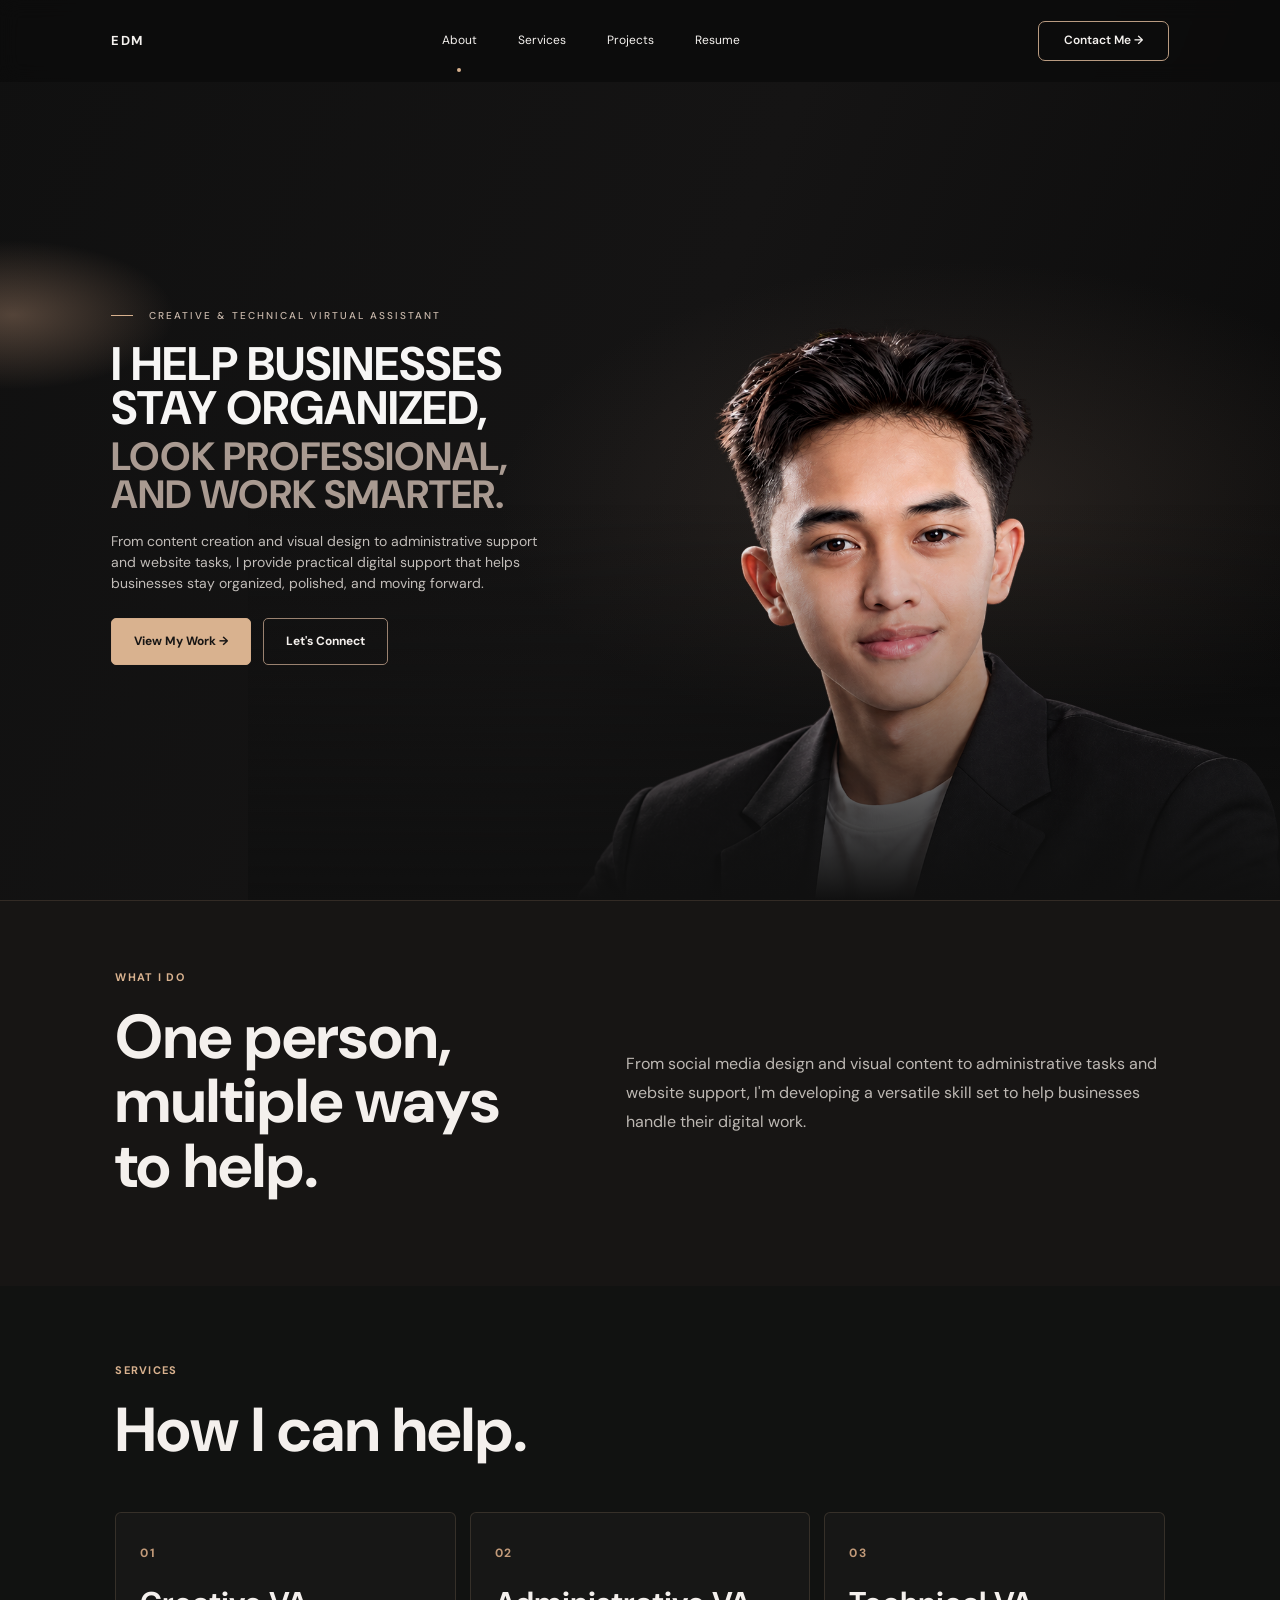
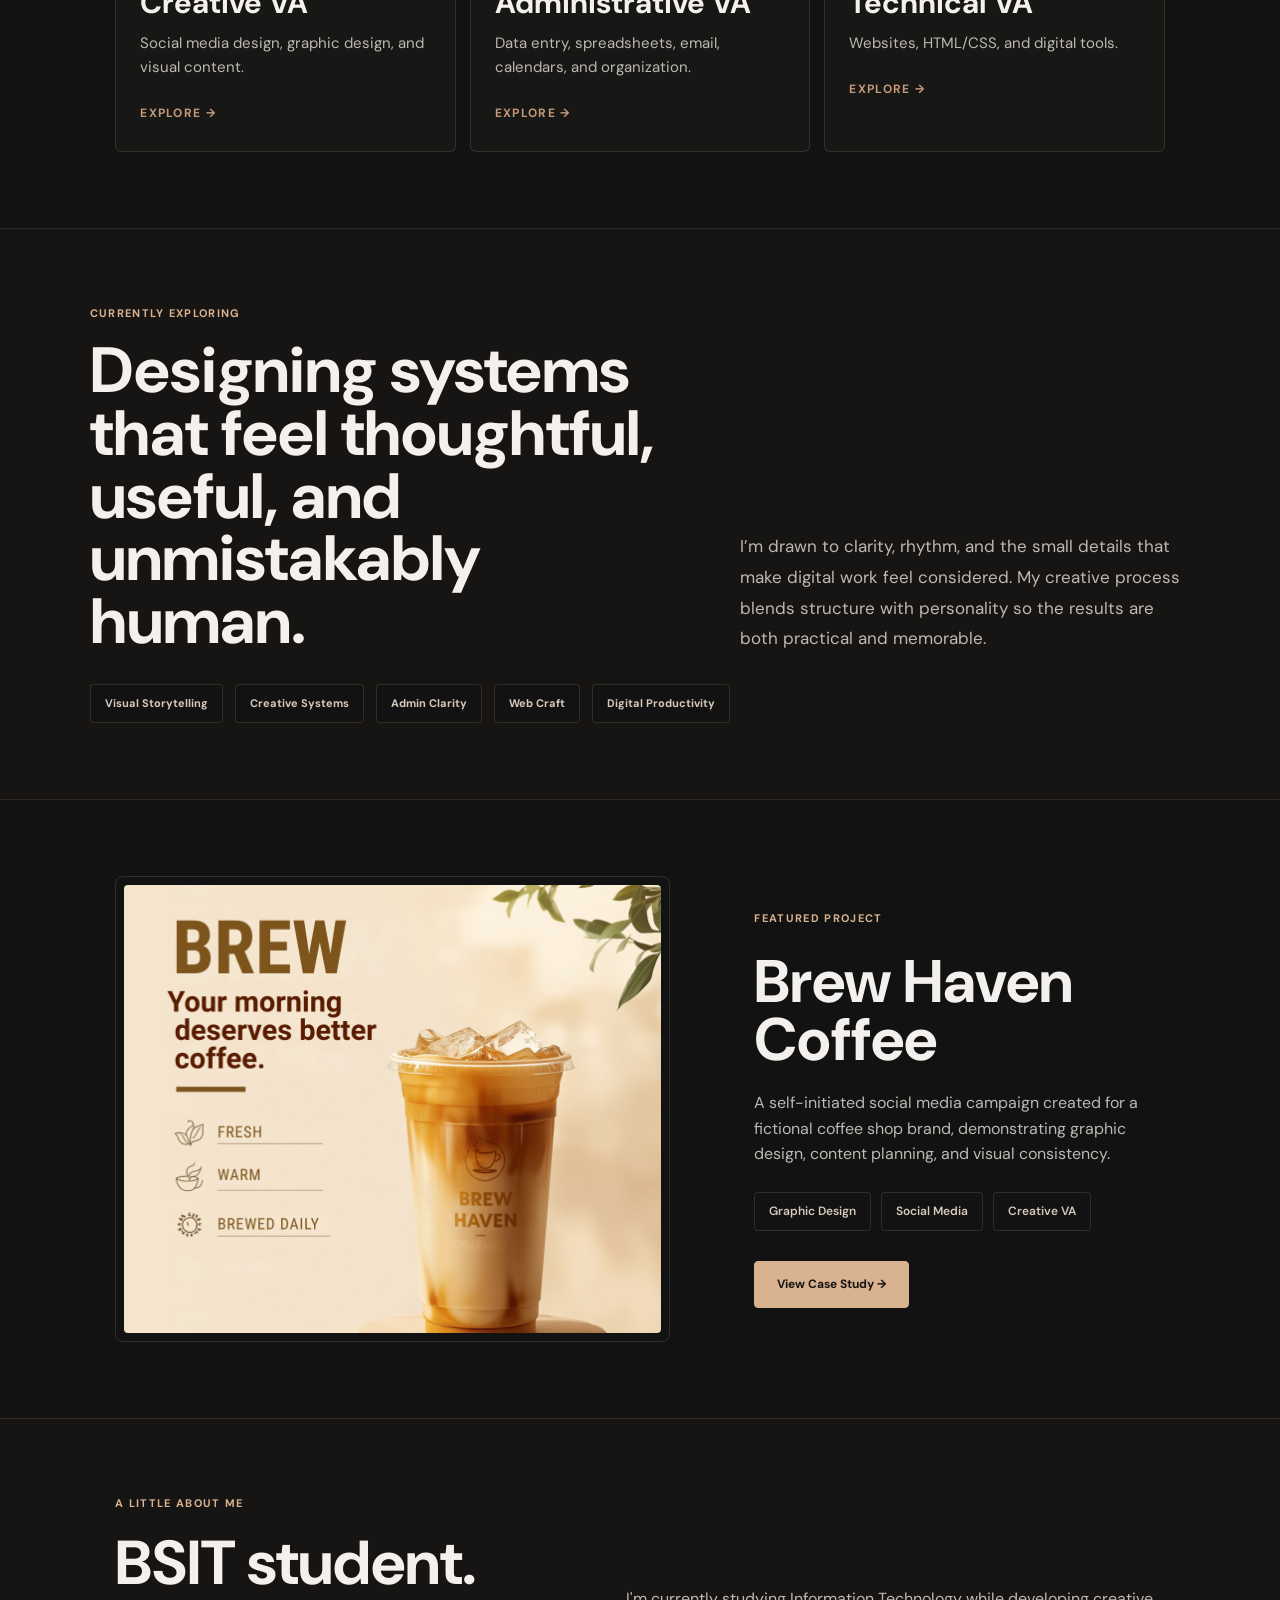
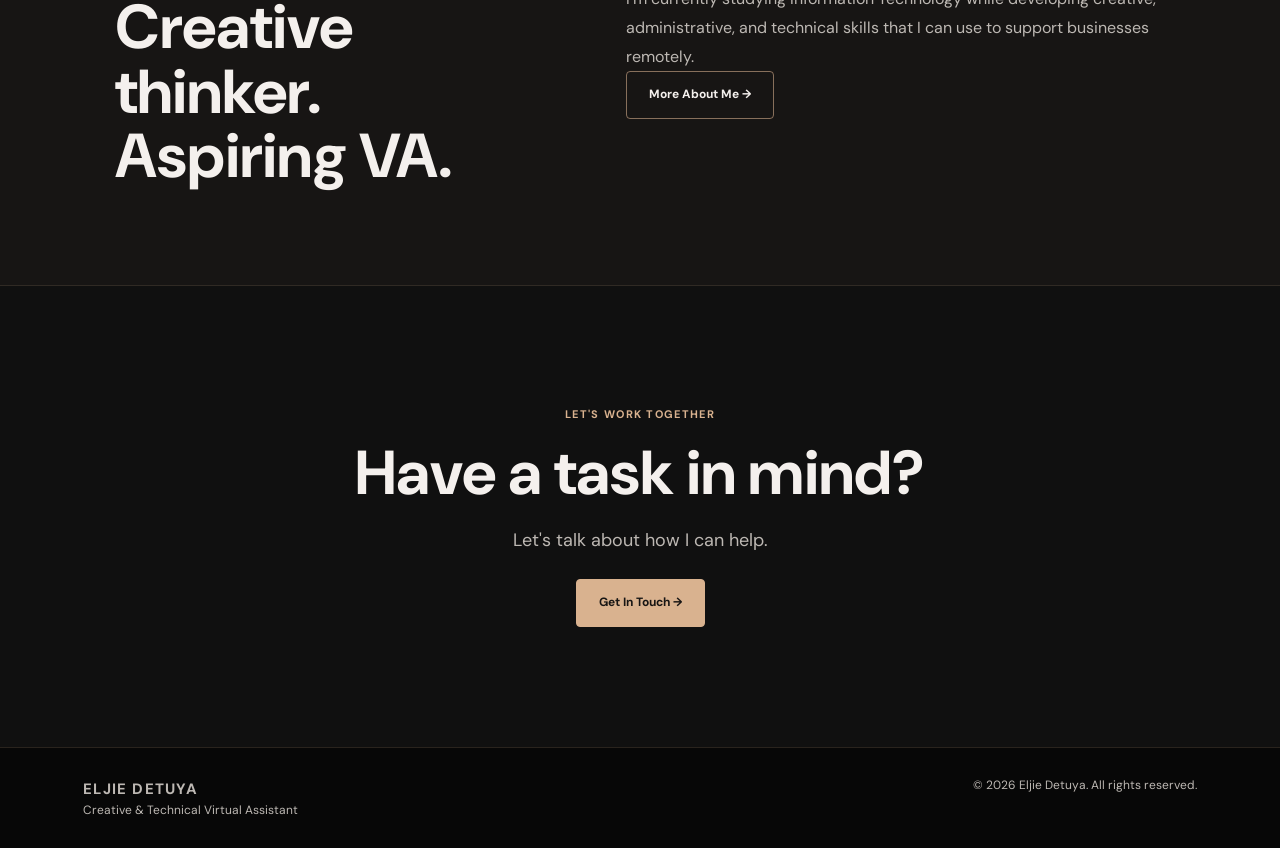
<file: index.html>
<!DOCTYPE html>
<html lang="en">

<head>

    <meta charset="UTF-8">

    <meta name="viewport" content="width=device-width, initial-scale=1.0">

    <title>Eljie Detuya | Creative & Technical VA</title>

    <link rel="stylesheet" href="css/style.css">

    <link
        href="https://fonts.googleapis.com/css2?family=DM+Sans:wght@400;500;600;700&family=Playfair+Display:wght@500;600;700&display=swap"
        rel="stylesheet">

</head>


<body class="home-page">


    <!-- NAVIGATION -->

    <a class="skip-link" href="#main-content">Skip to main content</a>

    <header class="navbar">

        <a href="index.html" class="logo">
            EDM
        </a>


        <nav class="nav-links" aria-label="Primary navigation">
            <a href="about.html">
                About
            </a>

            <a href="services.html">
                Services
            </a>

            <a href="portfolio.html">
                Projects
            </a>

            <a href="resume.pdf">
                Resume
            </a>

        </nav>


        <a href="contact.html" class="nav-button">
            Contact Me →
        </a>

        <details class="mobile-menu">
            <summary>Menu</summary>
            <div class="mobile-menu-links">
                <a href="about.html">About</a>
                <a href="services.html">Services</a>
                <a href="portfolio.html">Projects</a>
                <a href="resume.pdf">Resume</a>
                <a href="contact.html">Contact</a>
            </div>
        </details>

    </header>



    <!-- HERO -->

    <main id="main-content">
        <section class="hero" aria-labelledby="hero-title">

            <div class="hero-content">

                <p class="eyebrow">
                    CREATIVE & TECHNICAL VIRTUAL ASSISTANT
                </p>

                <h1 id="hero-title">
                    I help businesses<br>
                    stay organized,<br>
                    <span>look professional,<br>
                    and work smarter.</span>
                </h1>

                <p class="hero-description">
                    From content creation and visual design to administrative support and website tasks, I provide practical digital support that helps businesses stay organized, polished, and moving forward.
                </p>


                <div class="hero-buttons">

                    <a
                        href="portfolio.html"
                        class="primary-button">

                        View My Work →

                    </a>

                    <a
                        href="contact.html"
                        class="secondary-button">

                        Let's Connect

                    </a>

                </div>

            </div>


            <aside class="hero-card" aria-label="Eljie Detuya portrait">

                <div class="hero-profile" aria-label="Eljie Detuya portrait">
                    <img src="images/profile2.png" alt="Portrait of Eljie Detuya">
                </div>

            </aside>

        </section>



        <!-- INTRO -->

        <section class="intro" aria-labelledby="intro-title">

            <div>

                <p class="eyebrow">
                    WHAT I DO
                </p>

                <h2 id="intro-title">
                    One person,
                    multiple ways to help.
                </h2>

            </div>


            <p>
                From social media design and visual content
                to administrative tasks and website support,
                I'm developing a versatile skill set to help
                businesses handle their digital work.
            </p>

        </section>



        <!-- SERVICES PREVIEW -->

        <section class="home-services" aria-labelledby="services-title">

            <div class="section-heading">

                <p class="eyebrow">
                    SERVICES
                </p>

                <h2 id="services-title">
                    How I can help.
                </h2>

            </div>


            <div class="service-grid">


                <article class="service-card">

                    <span>
                        01
                    </span>

                    <h3>
                        Creative VA
                    </h3>

                    <p>
                        Social media design,
                        graphic design, and
                        visual content.
                    </p>

                    <a href="services.html">
                        Explore →
                    </a>

                </article>


                <article class="service-card">

                    <span>
                        02
                    </span>

                    <h3>
                        Administrative VA
                    </h3>

                    <p>
                        Data entry, spreadsheets,
                        email, calendars, and
                        organization.
                    </p>

                    <a href="services.html">
                        Explore →
                    </a>

                </article>


                <article class="service-card">

                    <span>
                        03
                    </span>

                    <h3>
                        Technical VA
                    </h3>

                    <p>
                        Websites, HTML/CSS,
                        and
                        digital tools.
                    </p>

                    <a href="services.html">
                        Explore →
                    </a>

                </article>


            </div>

        </section>



        <!-- SIGNATURE -->

        <section class="signature-section" aria-labelledby="signature-title">

            <p class="eyebrow">
                CURRENTLY EXPLORING
            </p>

            <div class="signature-layout">

                <h2 id="signature-title">
                    Designing systems that feel thoughtful,
                    useful, and unmistakably human.
                </h2>

                <p>
                    I’m drawn to clarity, rhythm, and the small details that
                    make digital work feel considered. My creative process blends
                    structure with personality so the results are both practical
                    and memorable.
                </p>

            </div>

            <div class="signature-tags">
                <span>Visual Storytelling</span>
                <span>Creative Systems</span>
                <span>Admin Clarity</span>
                <span>Web Craft</span>
                <span>Digital Productivity</span>
            </div>

        </section>



        <!-- FEATURED PROJECT -->

        <section class="featured-project" aria-labelledby="featured-title">

            <div class="project-preview">

                <div class="project-image">

                <img
                    src="images/brew-haven-poster/Inviting Brew Haven Coffee Instagram Ad (1).png"
                    alt="Brew Haven Coffee social media design">

                </div>


                <div class="project-info">

                <p class="eyebrow">
                    FEATURED PROJECT
                </p>

                <h3 id="featured-title">
                    Brew Haven
                    Coffee
                </h3>

                <p>
                    A self-initiated social media campaign
                    created for a fictional coffee shop brand,
                    demonstrating graphic design, content
                    planning, and visual consistency.
                </p>


                <div class="project-tags">

                    <span>
                        Graphic Design
                    </span>

                    <span>
                        Social Media
                    </span>

                    <span>
                        Creative VA
                    </span>

                </div>


                <a
                    href="projects/brew-haven.html"
                    class="primary-button">

                    View Case Study →

                </a>

                </div>

            </div>

        </section>



        <!-- ABOUT PREVIEW -->

        <section class="intro" aria-labelledby="about-title">

            <div>

                <p class="eyebrow">
                    A LITTLE ABOUT ME
                </p>

                <h2 id="about-title">
                    BSIT student.
                    Creative thinker.
                    Aspiring VA.
                </h2>

            </div>


            <div>

                <p>
                    I'm currently studying Information
                    Technology while developing creative,
                    administrative, and technical skills
                    that I can use to support businesses
                    remotely.
                </p>

                <a
                    href="about.html"
                    class="secondary-button">

                    More About Me →

                </a>

            </div>

        </section>



        <!-- CTA -->

        <section class="cta" id="contact" aria-labelledby="cta-title">

            <p class="eyebrow">
                LET'S WORK TOGETHER
            </p>

            <h2 id="cta-title">
                Have a task in mind?
            </h2>

            <p>
                Let's talk about how I can help.
            </p>

            <a
                href="contact.html"
                class="primary-button">

                Get In Touch →

            </a>

        </section>

    </main>



    <!-- FOOTER -->

    <footer aria-label="Site footer">

        <div>

            <strong>
                Eljie Detuya
            </strong>

            <p>
                Creative & Technical Virtual Assistant
            </p>

        </div>


        <p>
            © 2026 Eljie Detuya. All rights reserved.
        </p>

    </footer>

    <script src="js/animations.js" defer></script>

</body>

</html>
</file>
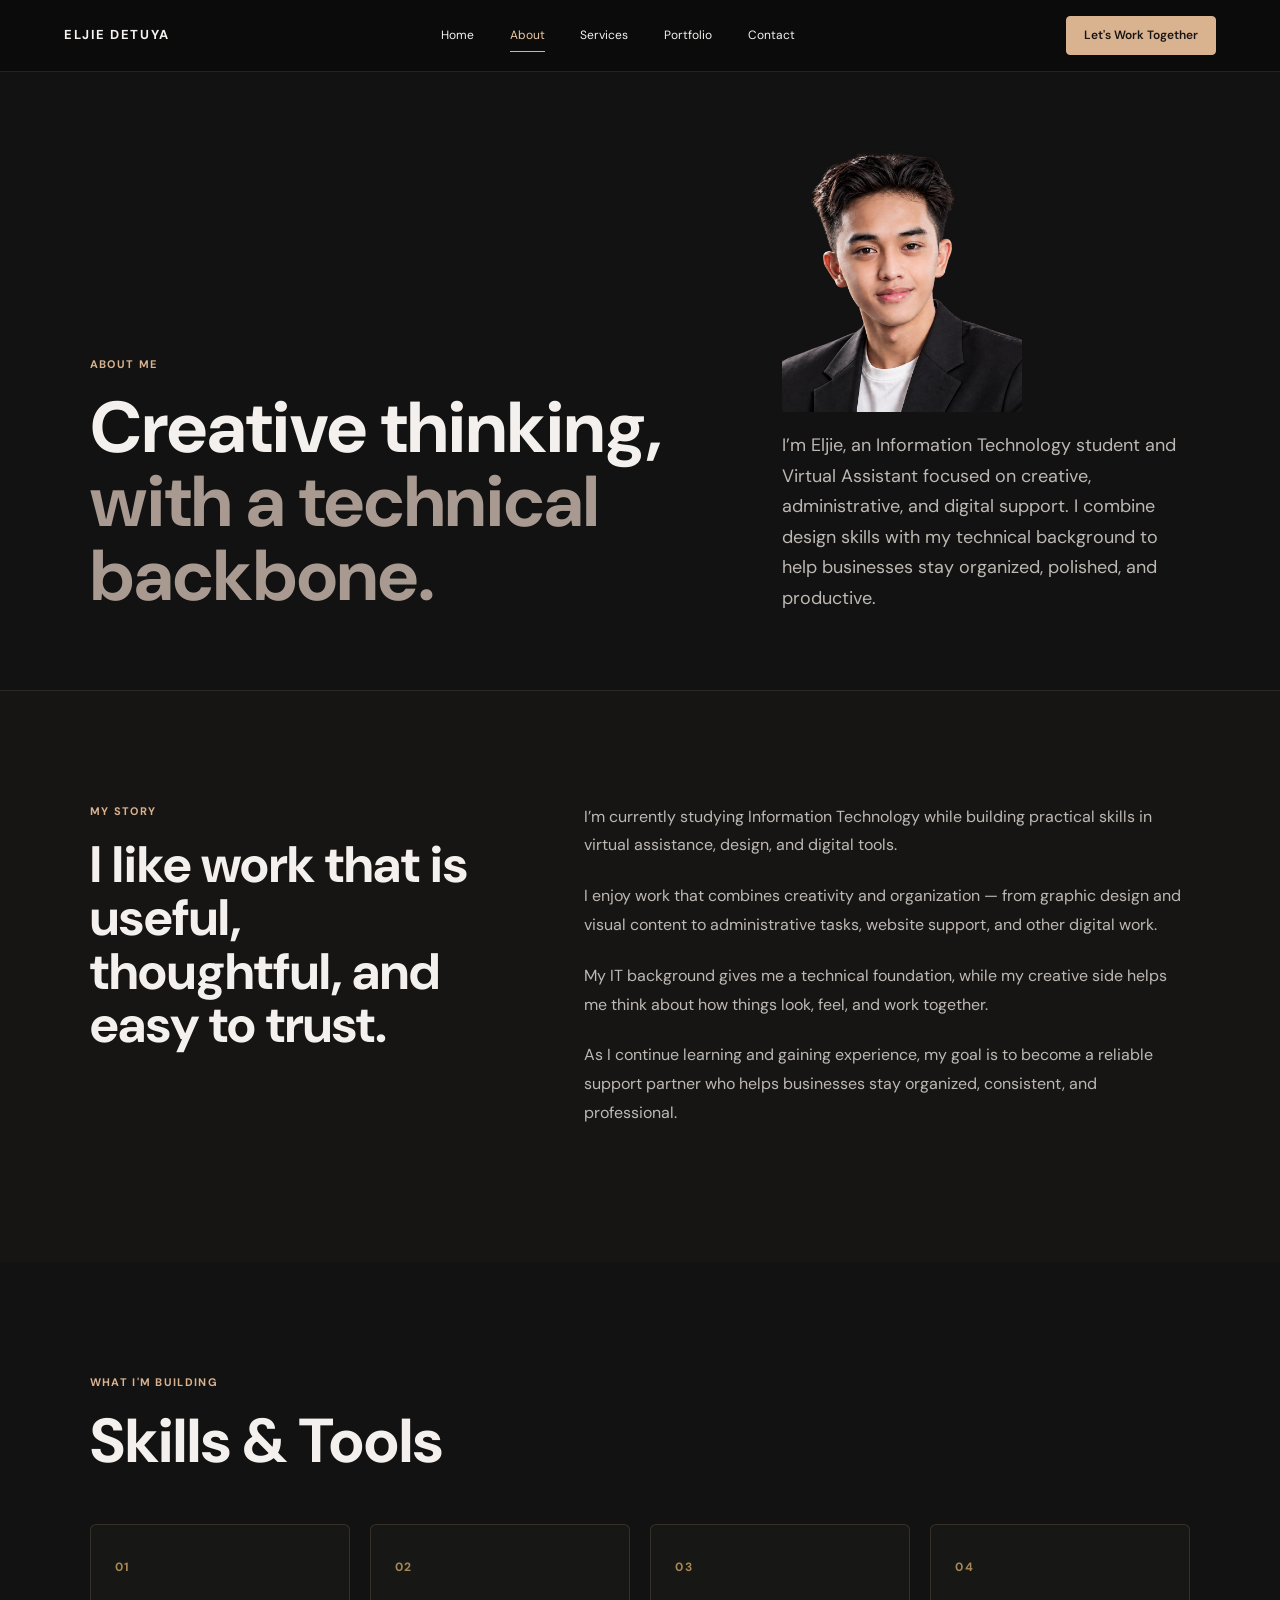
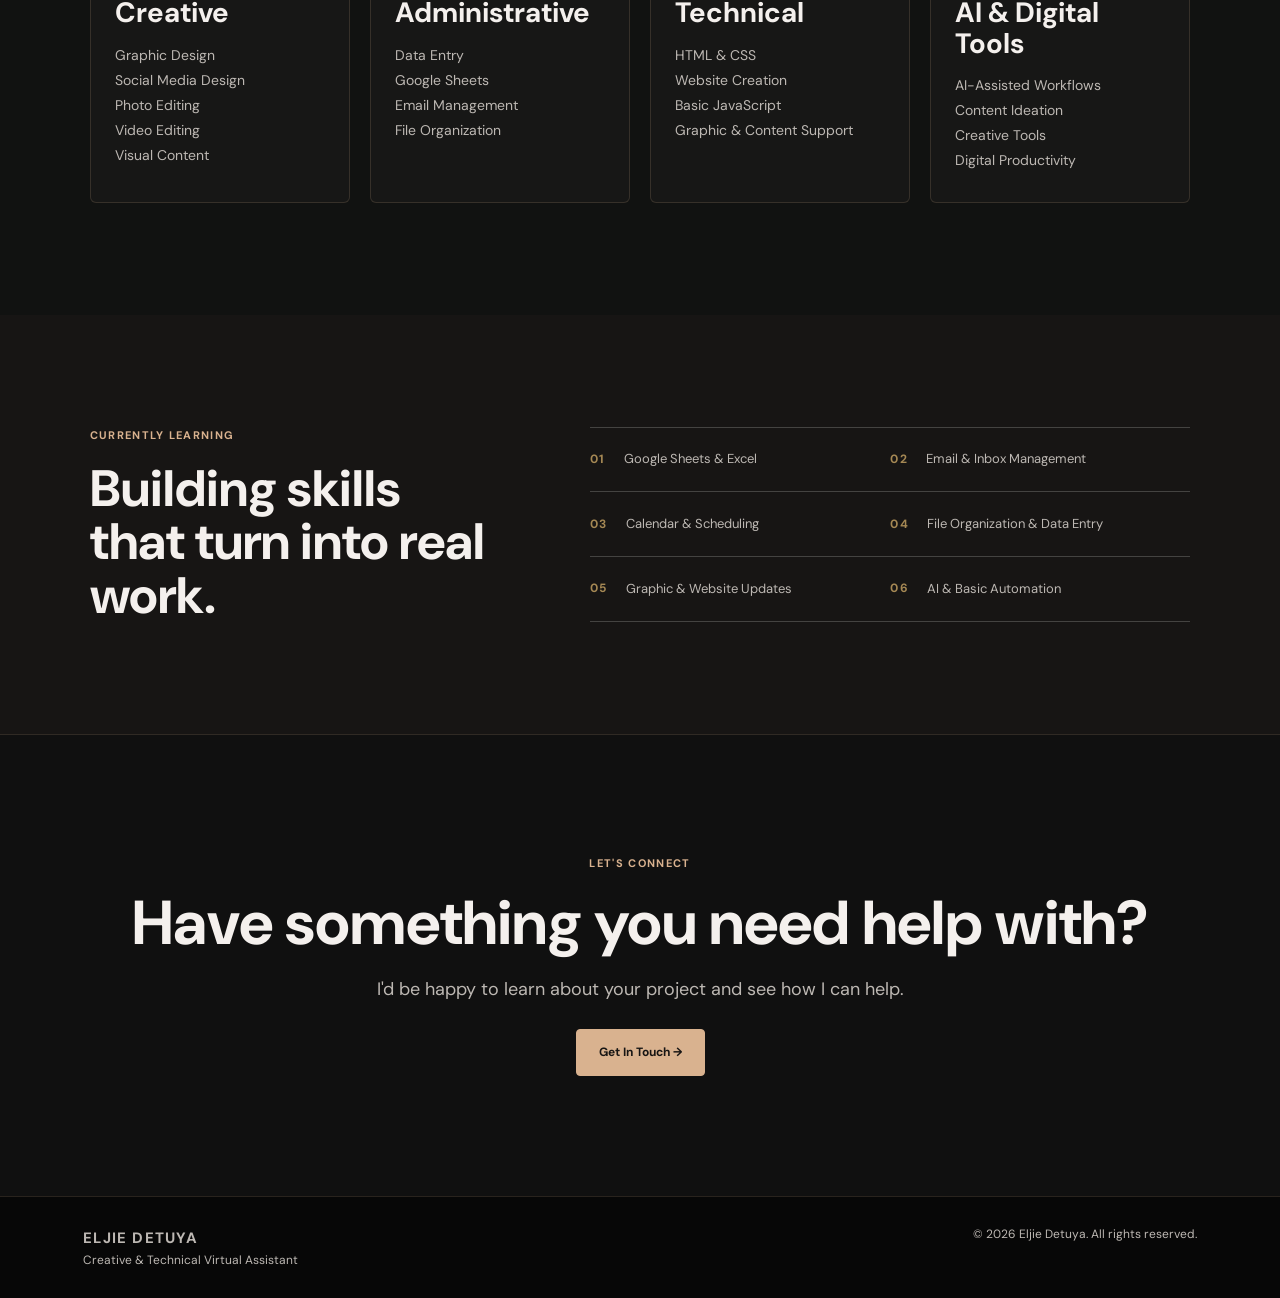
<file: about.html>
<!DOCTYPE html>
<html lang="en">

<head>

    <meta charset="UTF-8">

    <meta name="viewport" content="width=device-width, initial-scale=1.0">

    <title>About Me | Eljie Detuya</title>

    <link rel="stylesheet" href="css/style.css">

    <link
        href="https://fonts.googleapis.com/css2?family=DM+Sans:wght@400;500;600;700&family=Playfair+Display:wght@500;600;700&display=swap"
        rel="stylesheet">

</head>


<body class="about-page">


    <!-- NAVIGATION -->

    <header class="navbar">

        <a href="index.html" class="logo">
            Eljie Detuya
        </a>

        <nav class="nav-links">

            <a href="index.html">Home</a>

            <a href="about.html" aria-current="page">About</a>

            <a href="services.html">Services</a>

            <a href="portfolio.html">Portfolio</a>

            <a href="contact.html">Contact</a>

        </nav>

        <a href="contact.html" class="nav-button">
            Let's Work Together
        </a>

        <details class="mobile-menu">
            <summary>Menu</summary>
            <div class="mobile-menu-links">
                <a href="index.html">Home</a>
                <a href="about.html" aria-current="page">About</a>
                <a href="services.html">Services</a>
                <a href="portfolio.html">Portfolio</a>
                <a href="contact.html">Contact</a>
            </div>
        </details>

    </header>


    <main>


        <!-- ABOUT HERO -->

        <section class="about-hero">

            <div>

                <p class="eyebrow">
                    ABOUT ME
                </p>

                <h1>
                    Creative thinking,
                    <span>with a technical backbone.</span>
                </h1>

            </div>

            <div class="about-intro-wrap">
                <div class="about-portrait">
                    <img src="images/profile2.png" alt="Portrait of Eljie Detuya">
                </div>

                <p class="about-intro">
                    I’m Eljie, an Information Technology student and Virtual Assistant focused on creative, administrative, and digital support. I combine design skills with my technical background to help businesses stay organized, polished, and productive.
                </p>
            </div>

        </section>



        <!-- ABOUT STORY -->

        <section class="about-story">

            <div class="about-story-heading">

                <p class="eyebrow">
                    MY STORY
                </p>

                <h2>
                    I like work that is useful,
                    thoughtful, and easy to trust.
                </h2>

            </div>


            <div class="about-story-text">

                <p>
                    I’m currently studying Information Technology while building practical skills in virtual assistance, design, and digital tools.
                </p>

                <p>
                    I enjoy work that combines creativity and organization — from graphic design and visual content to administrative tasks, website support, and other digital work.
                </p>

                <p>
                    My IT background gives me a technical foundation, while my creative side helps me think about how things look, feel, and work together.
                </p>

                <p>
                    As I continue learning and gaining experience, my goal is to become a reliable support partner who helps businesses stay organized, consistent, and professional.
                </p>

            </div>

        </section>



        <!-- SKILLS -->

        <section class="about-skills">

            <div class="section-heading">

                <p class="eyebrow">
                    WHAT I'M BUILDING
                </p>

                <h2>
                    Skills & Tools
                </h2>

            </div>


            <div class="about-skill-grid">


                <div class="about-skill-card">

                    <span>01</span>

                    <h3>
                        Creative
                    </h3>

                    <p>
                        Graphic Design<br>
                        Social Media Design<br>
                        Photo Editing<br>
                        Video Editing<br>
                        Visual Content
                    </p>

                </div>


                <div class="about-skill-card">

                    <span>02</span>

                    <h3>
                        Administrative
                    </h3>

                    <p>
                        Data Entry<br>
                        Google Sheets<br>
                        Email Management<br>
                        File Organization
                    </p>

                </div>


                <div class="about-skill-card">

                    <span>03</span>

                    <h3>
                        Technical
                    </h3>

                    <p>
                        HTML & CSS<br>
                        Website Creation<br>
                        Basic JavaScript<br>
                        Graphic & Content Support
                    </p>

                </div>


                <div class="about-skill-card">

                    <span>04</span>

                    <h3>
                        AI & Digital Tools
                    </h3>

                    <p>
                        AI-Assisted Workflows<br>
                        Content Ideation<br>
                        Creative Tools<br>
                        Digital Productivity
                    </p>

                </div>

            </div>

        </section>



        <!-- CURRENTLY LEARNING -->

        <section class="learning-section">

            <div>

                <p class="eyebrow">
                    CURRENTLY LEARNING
                </p>

                <h2>
                    Building skills that
                    turn into real work.
                </h2>

            </div>


            <div class="learning-list">

                <div>
                    <span>01</span>
                    <p>Google Sheets & Excel</p>
                </div>

                <div>
                    <span>02</span>
                    <p>Email & Inbox Management</p>
                </div>

                <div>
                    <span>03</span>
                    <p>Calendar & Scheduling</p>
                </div>

                <div>
                    <span>04</span>
                    <p>File Organization & Data Entry</p>
                </div>

                <div>
                    <span>05</span>
                    <p>Graphic & Website Updates</p>
                </div>

                <div>
                    <span>06</span>
                    <p>AI & Basic Automation</p>
                </div>

            </div>

        </section>



        <!-- CTA -->

        <section class="cta">

            <p class="eyebrow">
                LET'S CONNECT
            </p>

            <h2>
                Have something you need help with?
            </h2>

            <p>
                I'd be happy to learn about your project
                and see how I can help.
            </p>

            <a
                href="contact.html"
                class="primary-button">

                Get In Touch →

            </a>

        </section>


    </main>



    <!-- FOOTER -->

    <footer>

        <div>

            <strong>
                Eljie Detuya
            </strong>

            <p>
                Creative & Technical Virtual Assistant
            </p>

        </div>

        <p>
            © 2026 Eljie Detuya. All rights reserved.
        </p>

    </footer>


</body>

</html>
</file>
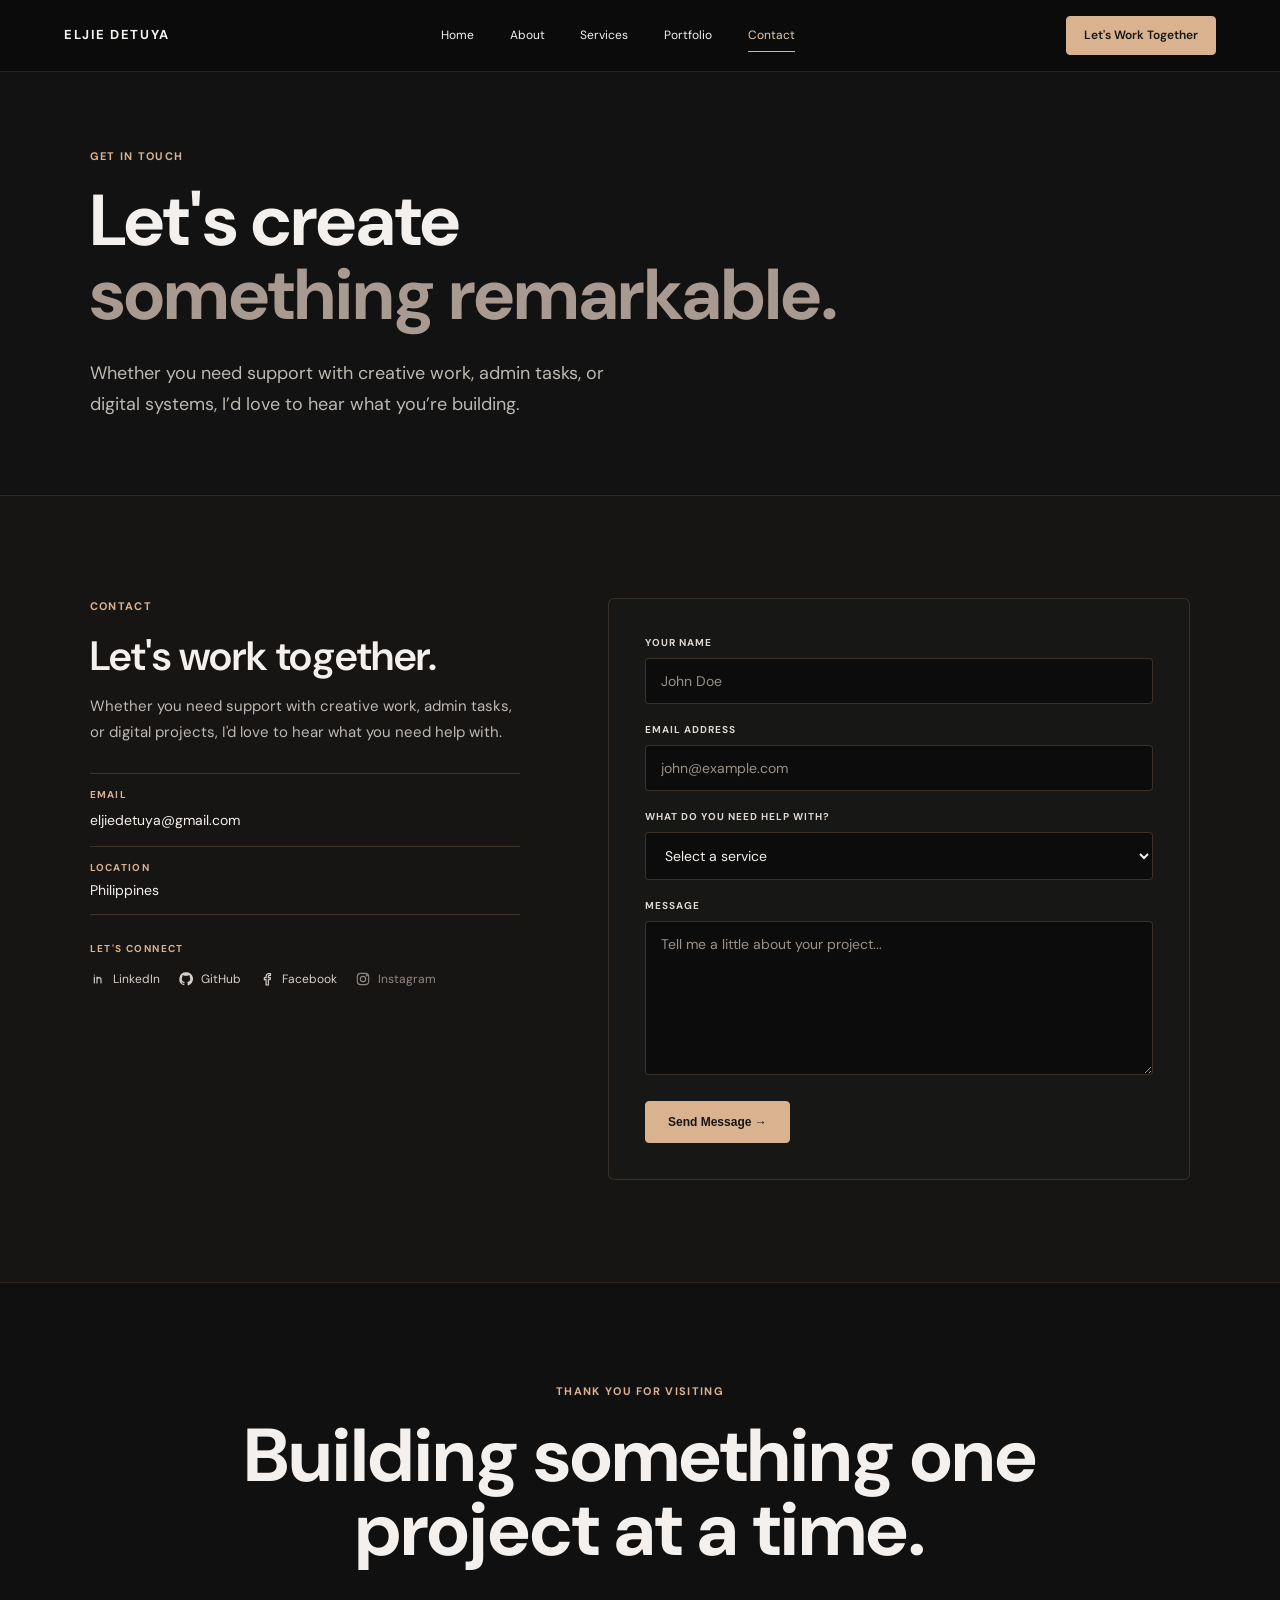
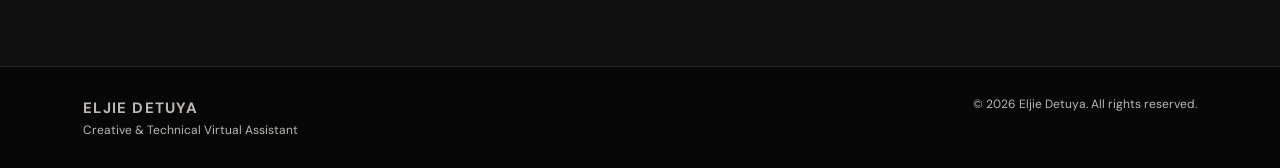
<file: contact.html>
<!DOCTYPE html>
<html lang="en">

<head>

    <meta charset="UTF-8">

    <meta name="viewport" content="width=device-width, initial-scale=1.0">

    <title>Contact | Eljie Detuya</title>

    <link rel="stylesheet" href="css/style.css">

    <link
        href="https://fonts.googleapis.com/css2?family=DM+Sans:wght@400;500;600;700&family=Playfair+Display:wght@500;600;700&display=swap"
        rel="stylesheet">

</head>


<body class="contact-page">


    <!-- NAVIGATION -->

    <header class="navbar">

        <a href="index.html" class="logo">
            Eljie Detuya
        </a>

        <nav class="nav-links">

            <a href="index.html">Home</a>

            <a href="about.html">About</a>

            <a href="services.html">Services</a>

            <a href="portfolio.html">Portfolio</a>

            <a href="contact.html" aria-current="page">Contact</a>

        </nav>

        <a href="contact.html" class="nav-button">
            Let's Work Together
        </a>

        <details class="mobile-menu">
            <summary>Menu</summary>
            <div class="mobile-menu-links">
                <a href="index.html">Home</a>
                <a href="about.html">About</a>
                <a href="services.html">Services</a>
                <a href="portfolio.html">Portfolio</a>
                <a href="contact.html" aria-current="page">Contact</a>
            </div>
        </details>

    </header>


    <main>


        <!-- CONTACT HERO -->

        <section class="contact-hero">

            <p class="eyebrow">
                GET IN TOUCH
            </p>

            <h1>
                Let's create
                <span>something remarkable.</span>
            </h1>

            <p>
                Whether you need support with creative work, admin tasks,
                or digital systems, I’d love to hear what you’re building.
            </p>

        </section>



        <!-- CONTACT CONTENT -->

        <section class="contact-section">


            <!-- CONTACT INFO -->

            <div class="contact-info">

                <p class="eyebrow">
                    CONTACT
                </p>

                <h2>
                    Let's work together.
                </h2>

                <p>
                    Whether you need support with creative work, admin tasks, or digital projects, I'd love to hear what you need help with.
                </p>


                <div class="contact-details">

                    <div>

                        <span>Email</span>

                        <a href="mailto:eljiedetuya@gmail.com">
                            eljiedetuya@gmail.com
                        </a>

                    </div>


                    <div>

                        <span>Location</span>

                        <p>
                            Philippines
                        </p>

                    </div>


                </div>

                <section class="contact-social" aria-labelledby="contact-social-title">
                    <h3 id="contact-social-title">Let's Connect</h3>
                    <ul class="contact-social-links">
                        <li>
                            <a href="https://www.linkedin.com/in/eljie-mag-aso-249164367" target="_blank" rel="noopener noreferrer">
                                <svg viewBox="0 0 24 24" aria-hidden="true"><path d="M6.5 9v9M6.5 6v.1M10.5 18v-5a3 3 0 0 1 6 0v5M10.5 9v9" /></svg>
                                LinkedIn
                            </a>
                        </li>
                        <li>
                            <a href="https://github.com/Eljiedetuya/AQI-Predictor" target="_blank" rel="noopener noreferrer">
                                <svg viewBox="0 0 24 24" aria-hidden="true"><path d="M12 2a10 10 0 0 0-3.16 19.49c.5.09.68-.22.68-.48v-1.7c-2.78.6-3.37-1.18-3.37-1.18-.45-1.16-1.11-1.47-1.11-1.47-.91-.64.07-.63.07-.63 1 .07 1.53 1.04 1.53 1.04.9 1.58 2.35 1.12 2.92.86.09-.66.35-1.12.64-1.38-2.22-.26-4.55-1.14-4.55-4.95 0-1.09.39-1.99 1.03-2.69-.1-.26-.45-1.27.1-2.65 0 0 .84-.27 2.75 1.03a9.53 9.53 0 0 1 5 0c1.91-1.3 2.75-1.03 2.75-1.03.55 1.38.2 2.39.1 2.65.64.7 1.03 1.6 1.03 2.69 0 3.82-2.34 4.69-4.57 4.94.36.31.68.92.68 1.86v2.76c0 .26.18.57.69.48A10 10 0 0 0 12 2Z" /></svg>
                                GitHub
                            </a>
                        </li>
                        <li>
                            <a href="https://web.facebook.com/profile.php?id=61587253966224" target="_blank" rel="noopener noreferrer">
                                <svg viewBox="0 0 24 24" aria-hidden="true"><path d="M14 21v-8h2.7l.4-3H14V8.1c0-.9.3-1.5 1.6-1.5h1.7V4a22 22 0 0 0-2.5-.1c-2.5 0-4.2 1.5-4.2 4.3V10H8v3h2.6v8H14Z" /></svg>
                                Facebook
                            </a>
                        </li>
                        <li>
                            <span class="social-placeholder" aria-label="Instagram profile URL not provided">
                                <svg viewBox="0 0 24 24" aria-hidden="true"><rect x="3.5" y="3.5" width="17" height="17" rx="5" /><circle cx="12" cy="12" r="4" /><circle cx="17.7" cy="6.5" r=".8" /></svg>
                                Instagram
                            </span>
                        </li>
                    </ul>
                </section>

            </div>



            <!-- CONTACT FORM -->

            <form id="contact-form" class="contact-form" method="POST">

                <div class="form-group">

                    <label for="name">
                        Your Name
                    </label>

                    <input
                        type="text"
                        id="name"
                        name="name"
                        placeholder="John Doe"
                        required>

                </div>


                <div class="form-group">

                    <label for="email">
                        Email Address
                    </label>

                    <input
                        type="email"
                        id="email"
                        name="email"
                        placeholder="john@example.com"
                        required>

                </div>


                <div class="form-group">

                    <label for="service">
                        What do you need help with?
                    </label>

                    <select
                        id="service"
                        name="service">

                        <option value="">
                            Select a service
                        </option>

                        <option value="virtual-assistance">
                            Virtual Assistance
                        </option>

                        <option value="administrative-support">
                            Administrative Support
                        </option>

                        <option value="graphic-design">
                            Graphic Design
                        </option>

                        <option value="social-media-content">
                            Social Media Content
                        </option>

                        <option value="video-editing">
                            Video Editing
                        </option>

                        <option value="website-support">
                            Website Support
                        </option>

                        <option value="ai-digital-tools">
                            AI & Digital Tools
                        </option>

                        <option value="other">
                            Other
                        </option>

                    </select>

                </div>


                <div class="form-group">

                    <label for="message">
                        Message
                    </label>

                    <textarea
                        id="message"
                        name="message"
                        rows="7"
                        placeholder="Tell me a little about your project..."
                        required></textarea>

                </div>


                <button
                    type="submit"
                    class="primary-button">

                    Send Message →

                </button>

                <div class="form-status" role="status" aria-live="polite" aria-atomic="true"></div>

            </form>

        </section>



        <!-- FINAL CTA -->

        <section class="contact-bottom">

            <p class="eyebrow">
                THANK YOU FOR VISITING
            </p>

            <h2>
                Building something
                one project at a time.
            </h2>

        </section>


    </main>


    <!-- FOOTER -->

    <footer>

        <div>

            <strong>
                Eljie Detuya
            </strong>

            <p>
                Creative & Technical Virtual Assistant
            </p>

        </div>

        <p>
            © 2026 Eljie Detuya. All rights reserved.
        </p>

    </footer>

    <script>
        // Replace this placeholder with the endpoint from your Formspree dashboard.
        const FORMSPREE_ENDPOINT = "https://formspree.io/f/xrpezrad";
        const formspreeEndpointPattern = /^https:\/\/formspree\.io\/f\/[A-Za-z0-9]+$/;
        const contactForm = document.getElementById("contact-form");
        const submitButton = contactForm.querySelector('button[type="submit"]');
        const formStatus = contactForm.querySelector(".form-status");
        const defaultButtonText = submitButton.textContent.trim();

        if (formspreeEndpointPattern.test(FORMSPREE_ENDPOINT)) {
            contactForm.action = FORMSPREE_ENDPOINT;
        }

        contactForm.addEventListener("submit", async (event) => {
            event.preventDefault();

            if (!contactForm.reportValidity() || submitButton.disabled) {
                return;
            }

            if (!formspreeEndpointPattern.test(FORMSPREE_ENDPOINT)) {
                formStatus.dataset.state = "error";
                formStatus.textContent = "Form delivery is not configured yet. Add your Formspree endpoint in contact.html.";
                return;
            }

            const formData = new FormData(contactForm);
            formData.set("_replyto", String(formData.get("email") || ""));
            submitButton.disabled = true;
            submitButton.setAttribute("aria-busy", "true");
            submitButton.textContent = "Sending...";
            formStatus.textContent = "";
            delete formStatus.dataset.state;

            try {
                const response = await fetch(FORMSPREE_ENDPOINT, {
                    method: "POST",
                    headers: { Accept: "application/json" },
                    body: formData
                });

                if (!response.ok) {
                    throw new Error("Formspree submission failed");
                }

                contactForm.reset();
                formStatus.dataset.state = "success";
                formStatus.textContent = "Thanks for reaching out. Your message has been sent successfully.";
            } catch {
                formStatus.dataset.state = "error";
                formStatus.textContent = "Something went wrong while sending your message. Please try again.";
            } finally {
                submitButton.disabled = false;
                submitButton.removeAttribute("aria-busy");
                submitButton.textContent = defaultButtonText;
            }
        });
    </script>

</body>

</html>
</file>
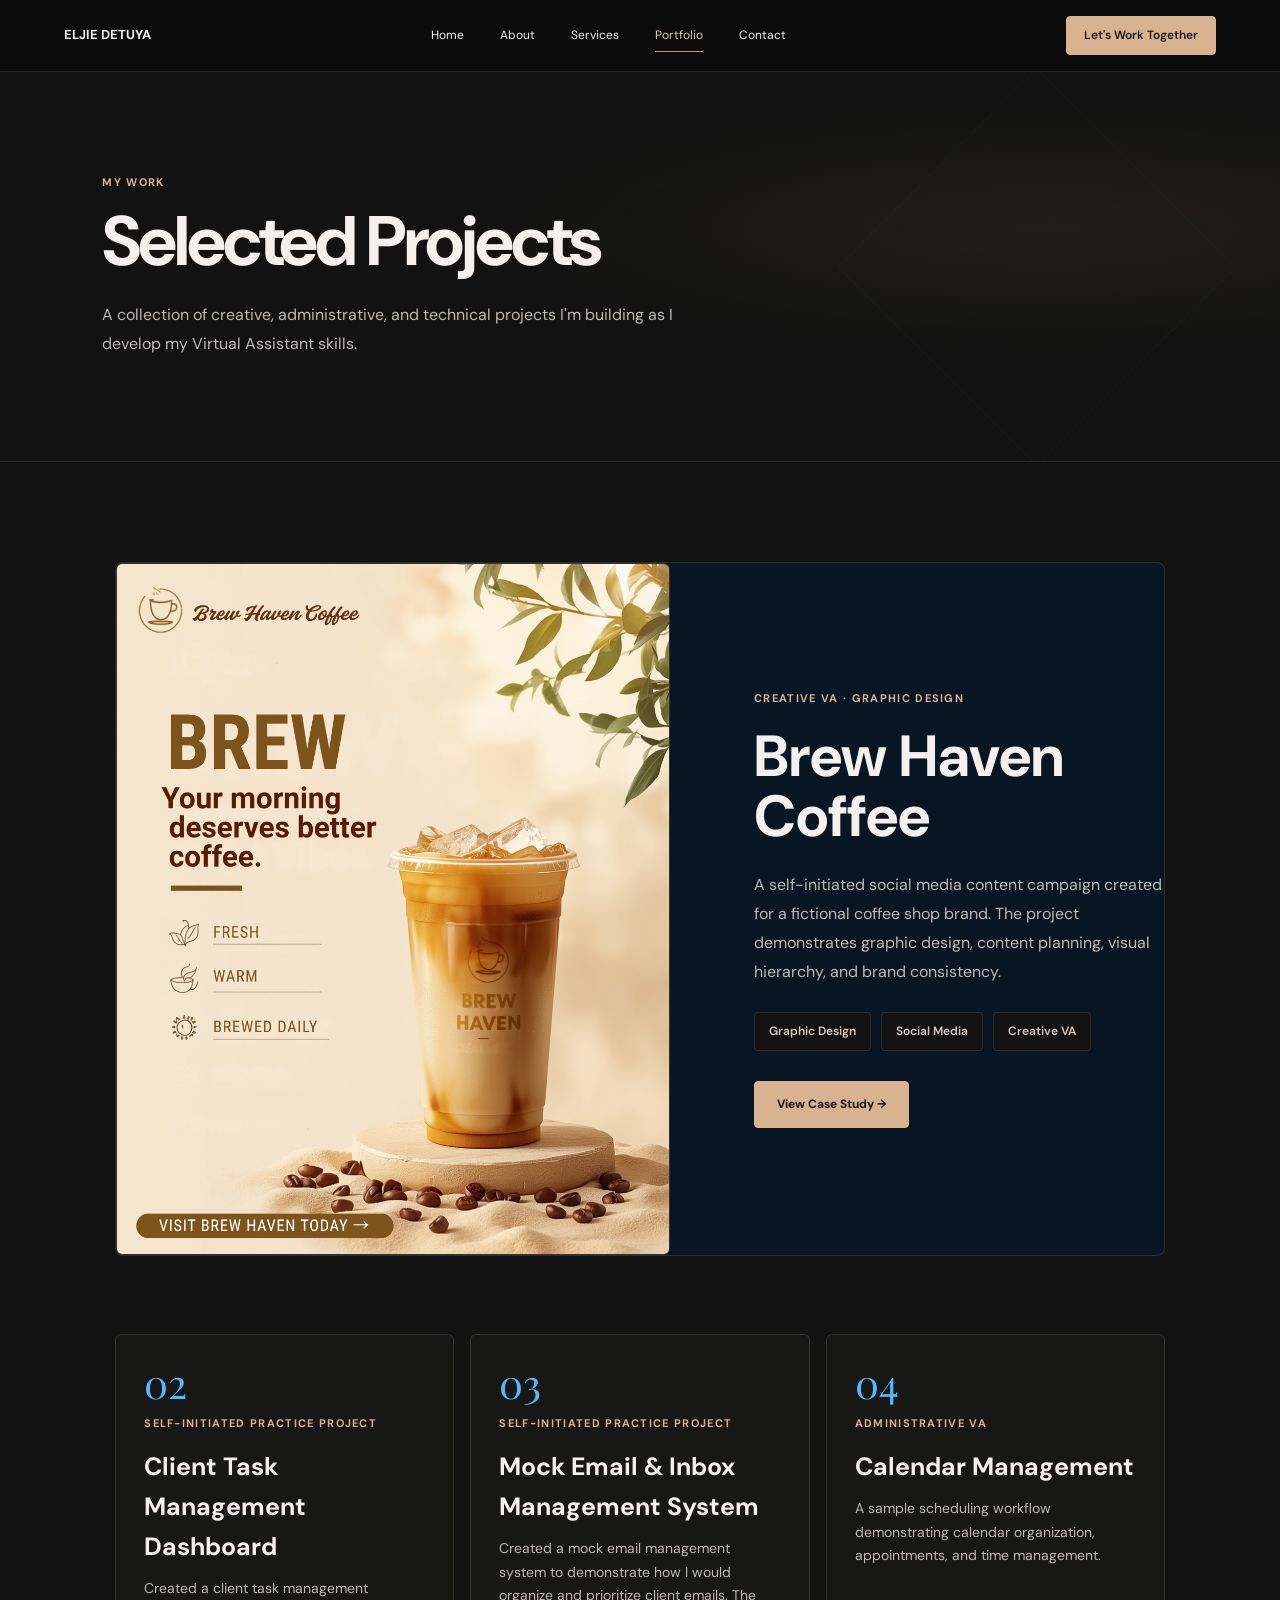
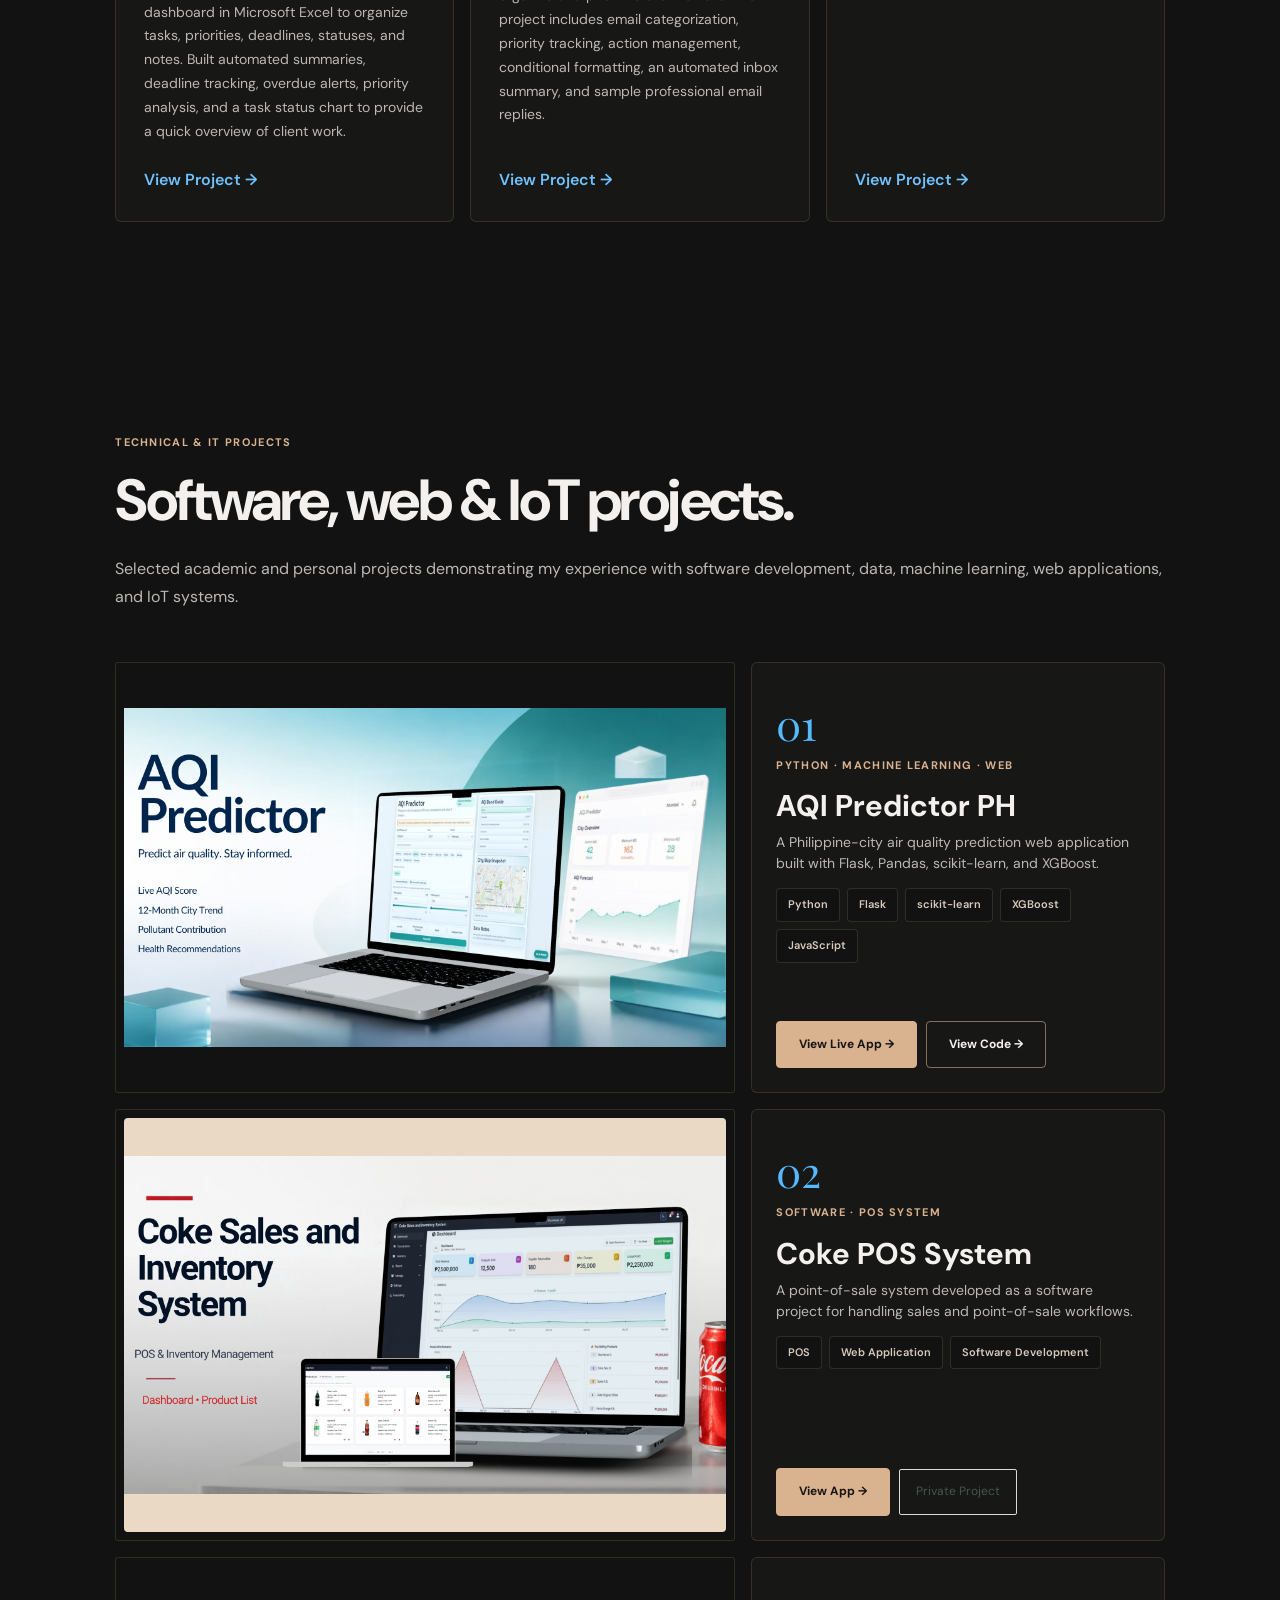
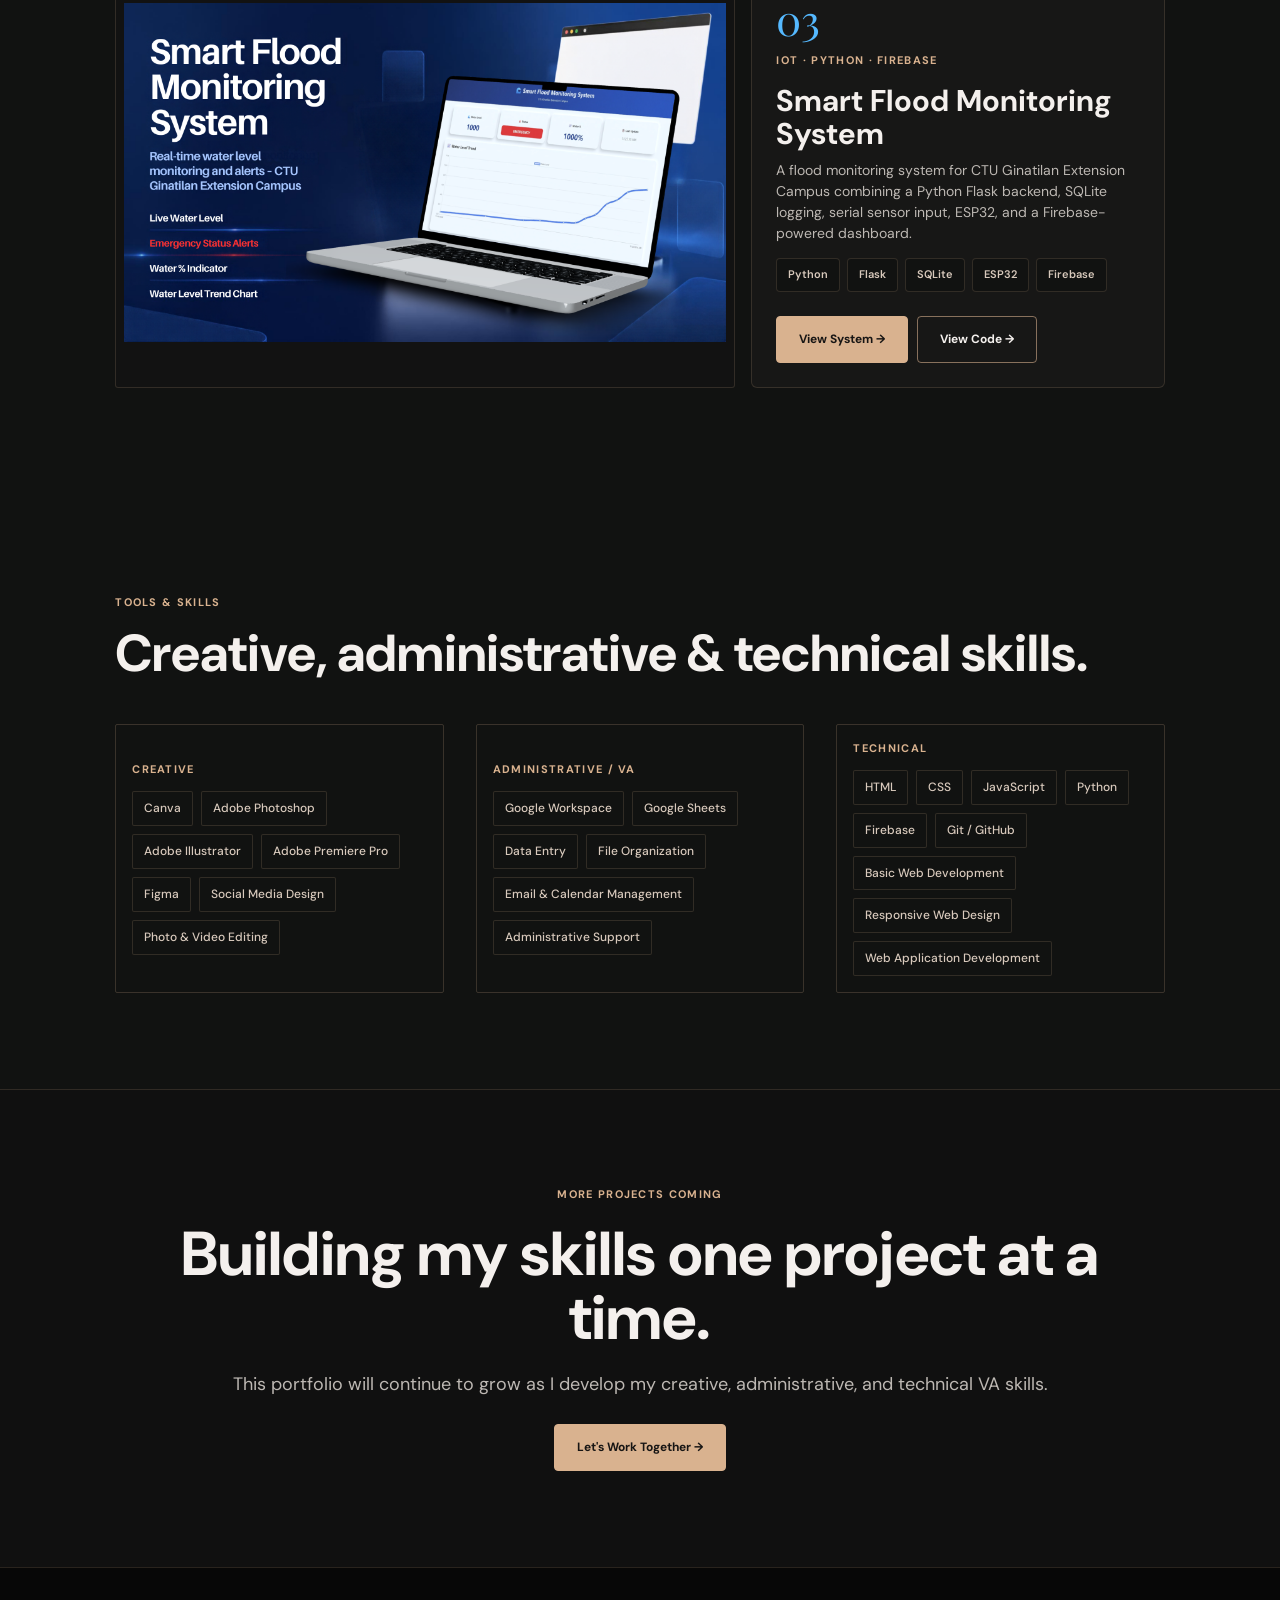
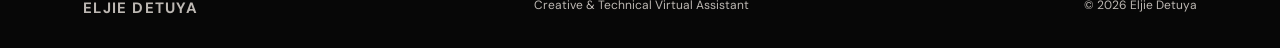
<file: portfolio.html>
<!DOCTYPE html>
<html lang="en">

<head>

    <meta charset="UTF-8">

    <meta name="viewport" content="width=device-width, initial-scale=1.0">

    <title>Portfolio | Eljie Detuya</title>

    <link rel="stylesheet" href="css/style.css">

    <link
        href="https://fonts.googleapis.com/css2?family=DM+Sans:wght@400;500;600;700&family=Playfair+Display:wght@500;600;700&display=swap"
        rel="stylesheet"
    >

</head>


<body class="portfolio-page">


    <!-- NAVBAR -->

    <nav class="navbar">

        <a href="index.html" class="logo">
            Eljie Detuya
        </a>


        <div class="nav-links">

            <a href="index.html">
                Home
            </a>

            <a href="about.html">
                About
            </a>

            <a href="services.html">
                Services
            </a>

            <a href="portfolio.html" aria-current="page">
                Portfolio
            </a>

            <a href="contact.html">
                Contact
            </a>

        </div>


        <a href="contact.html" class="nav-button">
            Let's Work Together
        </a>

        <details class="mobile-menu">
            <summary>Menu</summary>
            <div class="mobile-menu-links">
                <a href="index.html">Home</a>
                <a href="about.html">About</a>
                <a href="services.html">Services</a>
                <a href="portfolio.html" aria-current="page">Portfolio</a>
                <a href="contact.html">Contact</a>
            </div>
        </details>

    </nav>



    <!-- PORTFOLIO HERO -->

    <section class="portfolio-hero">

        <p class="eyebrow">
            MY WORK
        </p>

        <h1>
            Selected Projects
        </h1>

        <p>
            A collection of creative, administrative, and technical
            projects I'm building as I develop my Virtual Assistant skills.
        </p>

    </section>



    <!-- PROJECTS -->

    <section class="portfolio-projects">


        <!-- BREW HAVEN -->

        <article class="featured-portfolio-project">

            <div class="portfolio-project-image">

                <img
                    src="images/brew-haven-poster/Inviting Brew Haven Coffee Instagram Ad (1).png"
                    alt="Brew Haven Coffee project"
                >

            </div>


            <div class="portfolio-project-content">

                <p class="eyebrow">
                    CREATIVE VA · GRAPHIC DESIGN
                </p>

                <h2>
                    Brew Haven Coffee
                </h2>

                <p>
                    A self-initiated social media content campaign
                    created for a fictional coffee shop brand.
                    The project demonstrates graphic design,
                    content planning, visual hierarchy, and
                    brand consistency.
                </p>


                <div class="project-tags">

                    <span>Graphic Design</span>

                    <span>Social Media</span>

                    <span>Creative VA</span>

                </div>


                <a
                    href="projects/brew-haven.html"
                    class="primary-button"
                >
                    View Case Study →
                </a>

            </div>

        </article>



        <!-- OTHER PROJECTS -->

        <div class="portfolio-grid">


            <!-- SPREADSHEET -->

            <article class="portfolio-card portfolio-card-alt">
                <div class="portfolio-card-number">02</div>
                <p class="eyebrow">Self-Initiated Practice Project</p>
                <h3>Client Task Management Dashboard</h3>
                <p>Created a client task management dashboard in Microsoft Excel to organize tasks, priorities, deadlines, statuses, and notes. Built automated summaries, deadline tracking, overdue alerts, priority analysis, and a task status chart to provide a quick overview of client work.</p>
                <a href="projects/spreadsheet.html">View Project &rarr;</a>
            </article>

            <!-- EMAIL -->

            <article class="portfolio-card portfolio-card-dark">
                <div class="portfolio-card-number">03</div>
                <p class="eyebrow">Self-Initiated Practice Project</p>
                <h3>Mock Email &amp; Inbox Management System</h3>
                <p>Created a mock email management system to demonstrate how I would organize and prioritize client emails. The project includes email categorization, priority tracking, action management, conditional formatting, an automated inbox summary, and sample professional email replies.</p>
                <a href="projects/email-management.html">View Project &rarr;</a>
            </article>



            <!-- CALENDAR -->

            <article class="portfolio-card">

                <div class="portfolio-card-number">
                    04
                </div>

                <p class="eyebrow">
                    ADMINISTRATIVE VA
                </p>

                <h3>
                    Calendar Management
                </h3>

                <p>
                    A sample scheduling workflow demonstrating
                    calendar organization, appointments,
                    and time management.
                </p>

                <a href="projects/calendar-management.html">
                    View Project →
                </a>

            </article>


        </div>

    </section>

    <!-- TECHNICAL & IT PROJECTS -->

    <section class="technical-projects">

        <div class="section-heading">

            <p class="eyebrow">TECHNICAL & IT PROJECTS</p>

            <h2>Software, web & IoT projects.</h2>

            <p>
                Selected academic and personal projects demonstrating
                my experience with software development, data,
                machine learning, web applications, and IoT systems.
            </p>

        </div>

        <div class="technical-project-grid">

            <div class="technical-project-image">
                <img src="images/projects/AQI%20Predictor%20Project.png" alt="AQI Predictor PH application">
            </div>

            <article class="technical-project-card">
                <div class="technical-project-number">01</div>
                <p class="eyebrow">PYTHON · MACHINE LEARNING · WEB</p>
                <h3>AQI Predictor PH</h3>
                <p>
                    A Philippine-city air quality prediction web
                    application built with Flask, Pandas,
                    scikit-learn, and XGBoost.
                </p>
                <div class="technical-tags">
                    <span>Python</span>
                    <span>Flask</span>
                    <span>scikit-learn</span>
                    <span>XGBoost</span>
                    <span>JavaScript</span>
                </div>
                <div class="technical-buttons">
                    <a href="https://aqi-predictor-1-g3la.onrender.com/" target="_blank" rel="noopener noreferrer" class="primary-button">View Live App →</a>
                    <a href="https://github.com/Eljiedetuya/AQI-Predictor" target="_blank" rel="noopener noreferrer" class="secondary-button">View Code →</a>
                </div>
            </article>

            <div class="technical-project-image coke-pos-images">
                <img src="images/projects/Coke%20POS.png" alt="Coke POS System interface">
            </div>

            <article class="technical-project-card technical-project-card-alt">
                <div class="technical-project-number">02</div>
                <p class="eyebrow">SOFTWARE · POS SYSTEM</p>
                <h3>Coke POS System</h3>
                <p>
                    A point-of-sale system developed as a software
                    project for handling sales and point-of-sale
                    workflows.
                </p>
                <div class="technical-tags">
                    <span>POS</span>
                    <span>Web Application</span>
                    <span>Software Development</span>
                </div>
                <div class="technical-buttons">
                    <a href="https://coke-pos-frontend.onrender.com/login" target="_blank" rel="noopener noreferrer" class="primary-button">View App →</a>
                    <span class="private-project">Private Project</span>
                </div>
            </article>

            <div class="technical-project-image flood-monitoring-image">
                <img src="images/projects/Smart%20Flood%20Monitoring.png" alt="Smart Flood Monitoring System dashboard">
            </div>

            <article class="technical-project-card technical-project-card-dark">
                <div class="technical-project-number">03</div>
                <p class="eyebrow">IOT · PYTHON · FIREBASE</p>
                <h3>Smart Flood Monitoring System</h3>
                <p>
                    A flood monitoring system for CTU Ginatilan
                    Extension Campus combining a Python Flask
                    backend, SQLite logging, serial sensor input,
                    ESP32, and a Firebase-powered dashboard.
                </p>
                <div class="technical-tags">
                    <span>Python</span>
                    <span>Flask</span>
                    <span>SQLite</span>
                    <span>ESP32</span>
                    <span>Firebase</span>
                </div>
                <div class="technical-buttons">
                    <a href="https://smart-flood-monitoring-s-20776.web.app/" target="_blank" rel="noopener noreferrer" class="primary-button">View System →</a>
                    <a href="https://github.com/Eljiedetuya/smart-flood-monitoring" target="_blank" rel="noopener noreferrer" class="secondary-button">View Code →</a>
                </div>
            </article>

        </div>

    </section>

    <!-- TOOLS & SKILLS -->

<section class="skills-section">

    <p class="eyebrow">
        TOOLS & SKILLS
    </p>

    <h2>
        Creative, administrative & technical skills.
    </h2>

    <div class="skills">

        <div class="skill-group">
            <h3>CREATIVE</h3>
            <div class="skill-tags">
                <span>Canva</span>
                <span>Adobe Photoshop</span>
                <span>Adobe Illustrator</span>
                <span>Adobe Premiere Pro</span>
                <span>Figma</span>
                <span>Social Media Design</span>
                <span>Photo &amp; Video Editing</span>
            </div>
        </div>

        <div class="skill-group">
            <h3>ADMINISTRATIVE / VA</h3>
            <div class="skill-tags">
                <span>Google Workspace</span>
                <span>Google Sheets</span>
                <span>Data Entry</span>
                <span>File Organization</span>
                <span>Email &amp; Calendar Management</span>
                <span>Administrative Support</span>
            </div>
        </div>

        <div class="skill-group">
            <h3>TECHNICAL</h3>
            <div class="skill-tags">
                <span>HTML</span>
                <span>CSS</span>
                <span>JavaScript</span>
                <span>Python</span>
                <span>Firebase</span>
                <span>Git / GitHub</span>
                <span>Basic Web Development</span>
                <span>Responsive Web Design</span>
                <span>Web Application Development</span>
            </div>
        </div>

    </div>

</section>



    <!-- CTA -->

    <section class="cta">

        <p class="eyebrow">
            MORE PROJECTS COMING
        </p>

        <h2>
            Building my skills one project at a time.
        </h2>

        <p>
            This portfolio will continue to grow as I develop
            my creative, administrative, and technical VA skills.
        </p>

        <a
            href="contact.html"
            class="primary-button"
        >
            Let's Work Together →   
        </a>

    </section>



    <!-- FOOTER -->

    <footer>

        <strong>
            Eljie Detuya
        </strong>

        <p>
            Creative & Technical Virtual Assistant
        </p>

        <p>
            © 2026 Eljie Detuya
        </p>

    </footer>


</body>

</html>
</file>
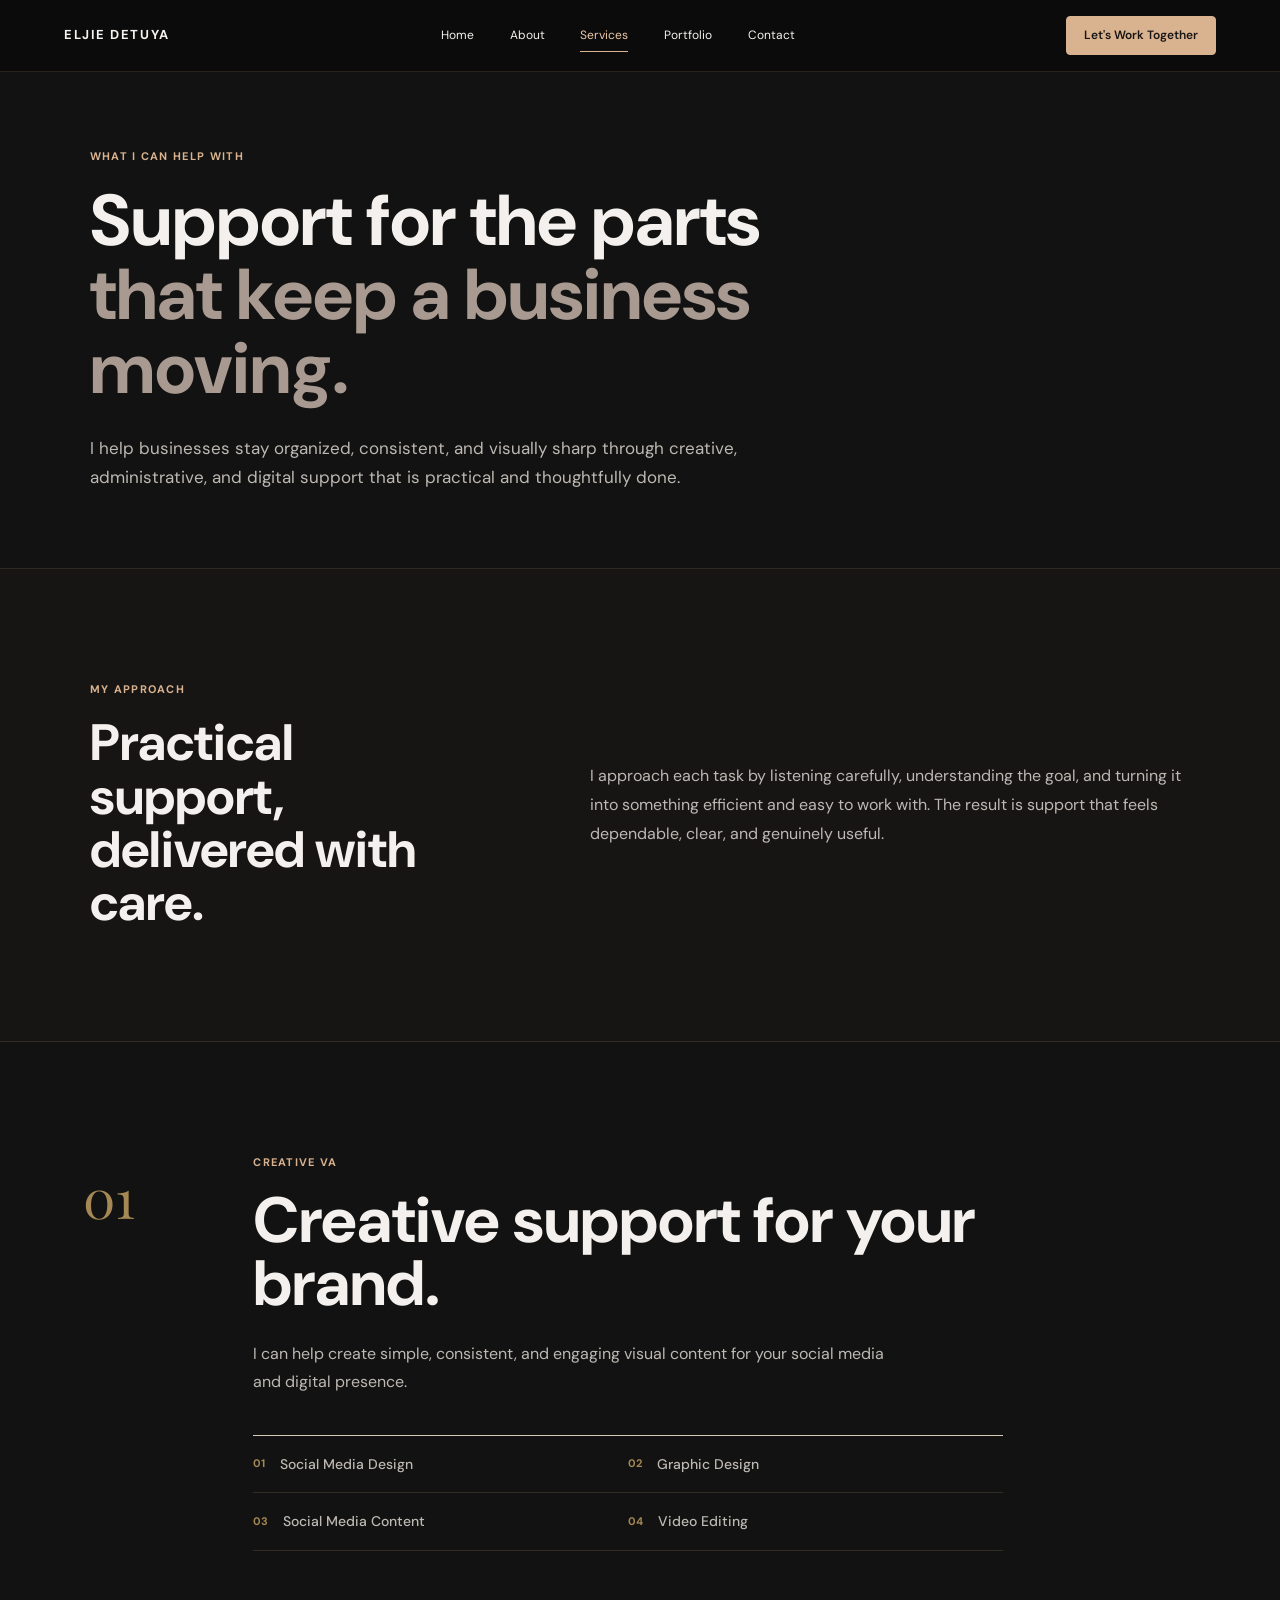
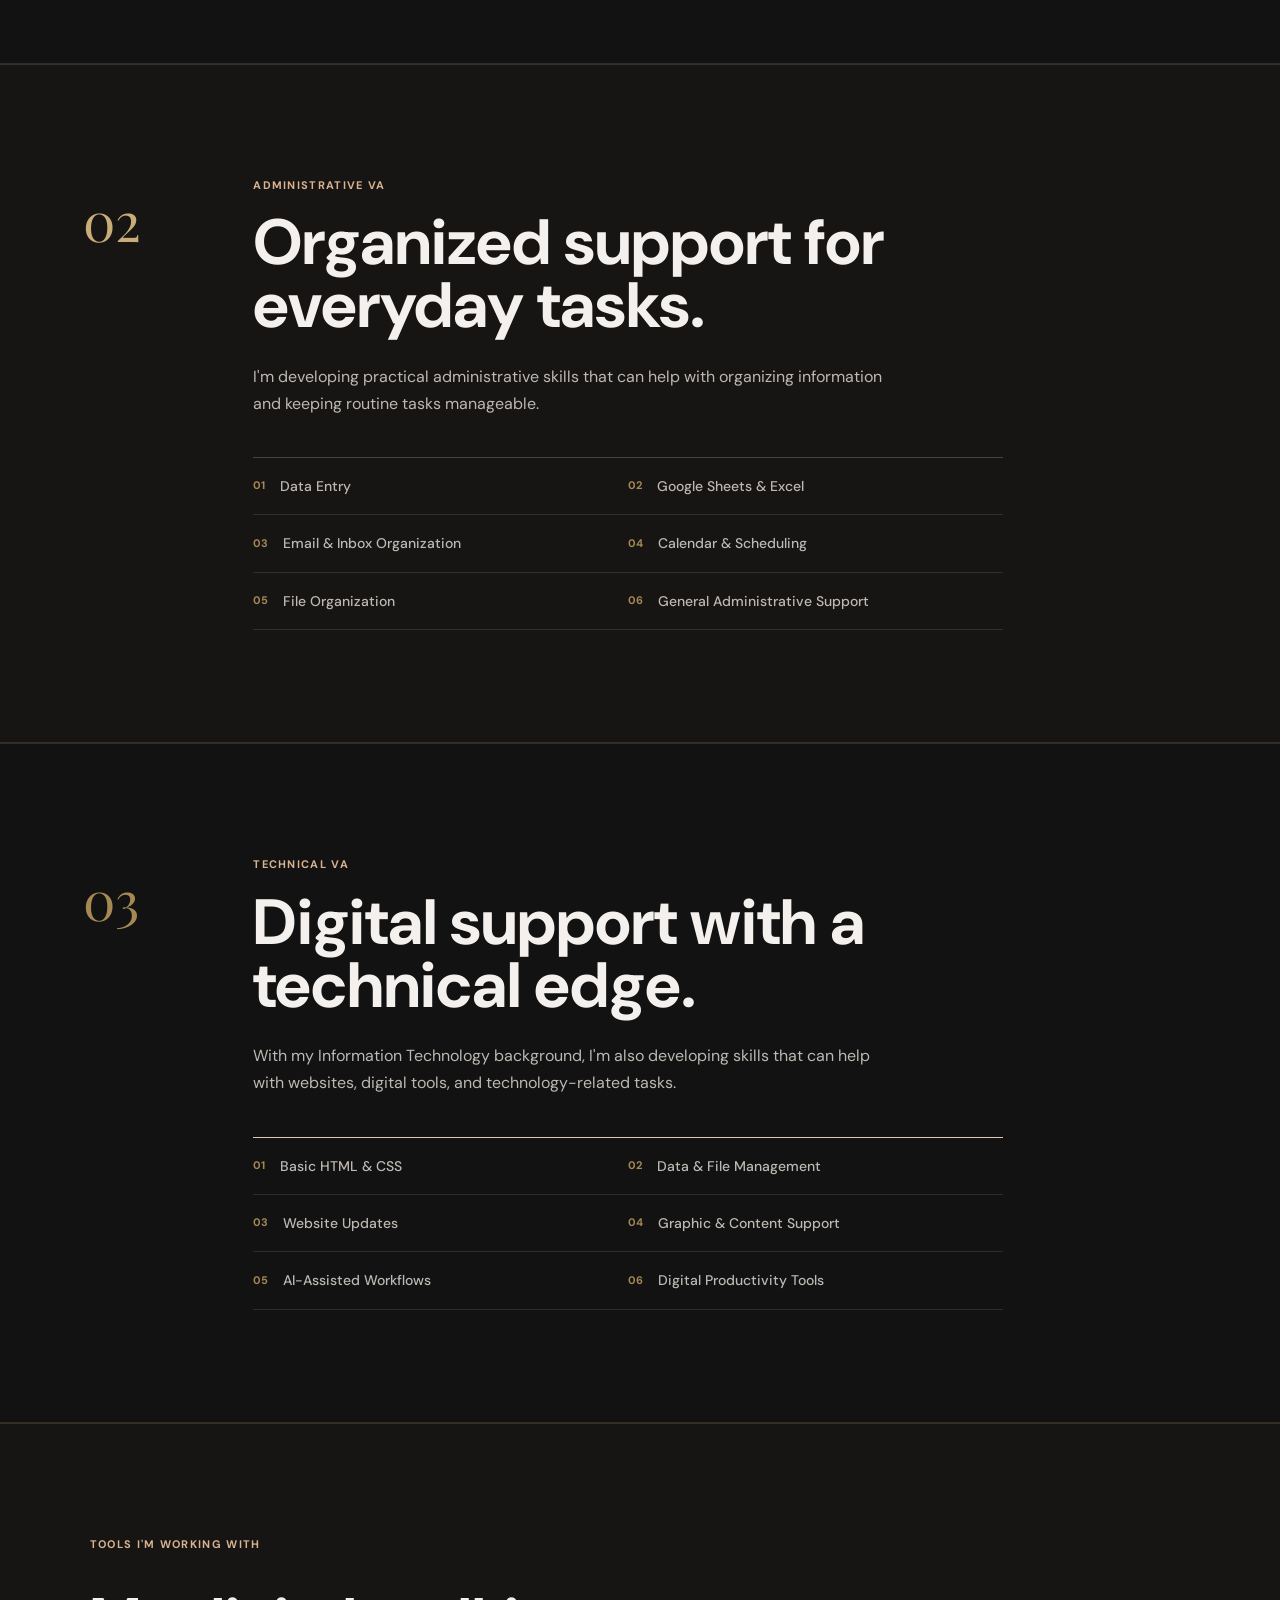
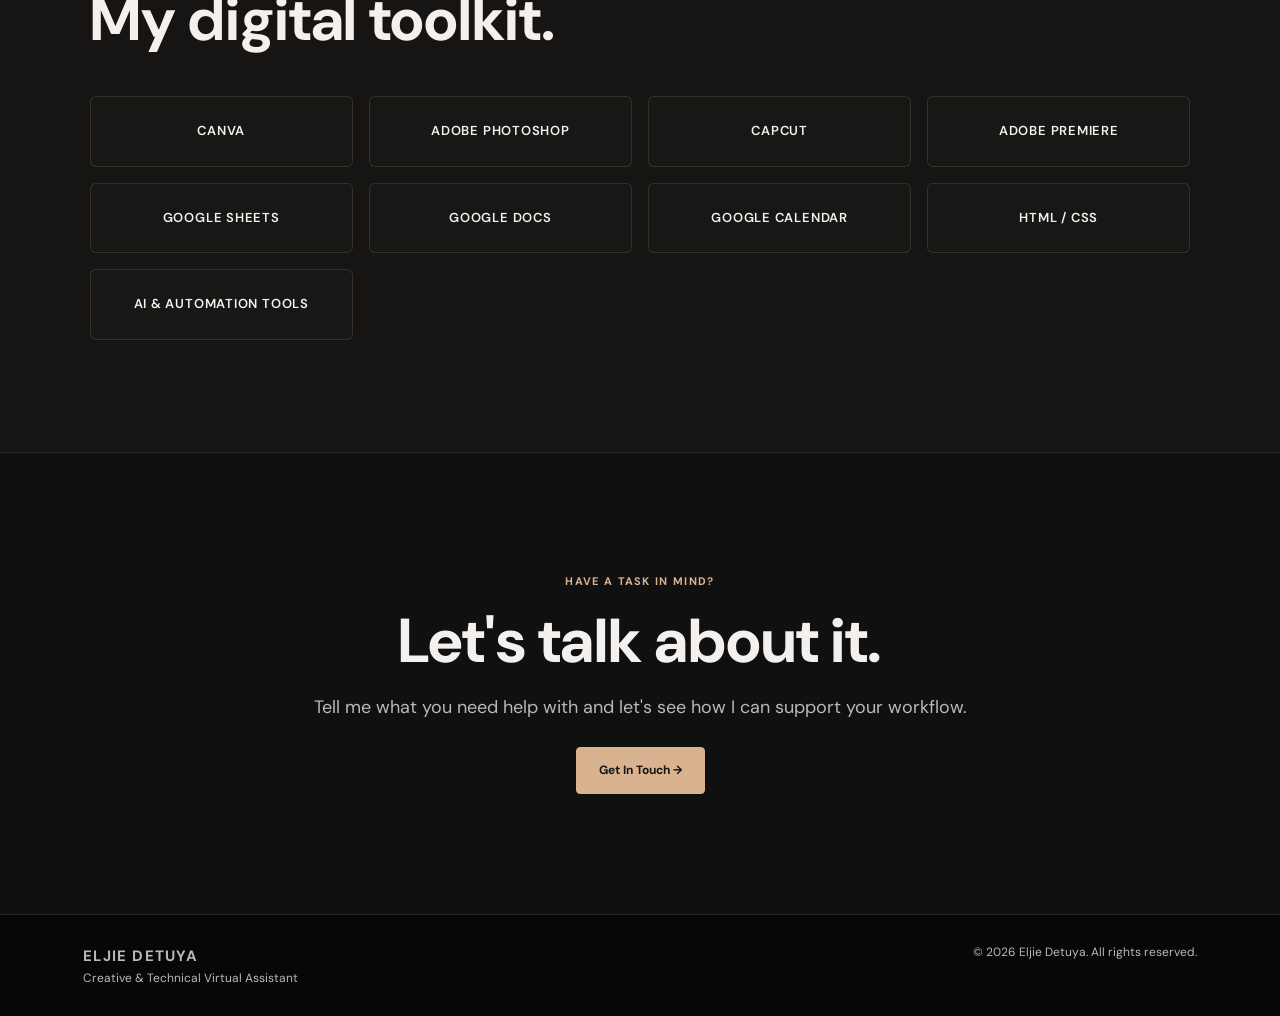
<file: services.html>
<!DOCTYPE html>
<html lang="en">

<head>

    <meta charset="UTF-8">

    <meta name="viewport" content="width=device-width, initial-scale=1.0">

    <title>Services | Eljie Detuya</title>

    <link rel="stylesheet" href="css/style.css">

    <link
        href="https://fonts.googleapis.com/css2?family=DM+Sans:wght@400;500;600;700&family=Playfair+Display:wght@500;600;700&display=swap"
        rel="stylesheet">

</head>


<body class="services-page">


    <!-- =========================
         NAVIGATION
    ========================== -->

    <header class="navbar">

        <a href="index.html" class="logo">
            Eljie Detuya
        </a>

        <nav class="nav-links">

            <a href="index.html">Home</a>

            <a href="about.html">About</a>

            <a href="services.html" aria-current="page">Services</a>

            <a href="portfolio.html">Portfolio</a>

            <a href="contact.html">Contact</a>

        </nav>

        <a href="contact.html" class="nav-button">
            Let's Work Together
        </a>

        <details class="mobile-menu">
            <summary>Menu</summary>
            <div class="mobile-menu-links">
                <a href="index.html">Home</a>
                <a href="about.html">About</a>
                <a href="services.html" aria-current="page">Services</a>
                <a href="portfolio.html">Portfolio</a>
                <a href="contact.html">Contact</a>
            </div>
        </details>

    </header>


    <main>


        <!-- =========================
             SERVICES HERO
        ========================== -->

        <section class="services-hero">

            <p class="eyebrow">
                WHAT I CAN HELP WITH
            </p>

            <h1>
                Support for the parts
                <span>that keep a business moving.</span>
            </h1>

            <p>
                I help businesses stay organized, consistent,
                and visually sharp through creative, administrative,
                and digital support that is practical and thoughtfully done.
            </p>

        </section>



        <!-- =========================
             SERVICE INTRO
        ========================== -->

        <section class="services-intro">

            <div>

                <p class="eyebrow">
                    MY APPROACH
                </p>

                <h2>
                    Practical support,
                    delivered with care.
                </h2>

            </div>

            <p>
                I approach each task by listening carefully, understanding the goal,
                and turning it into something efficient and easy to work with.
                The result is support that feels dependable, clear, and genuinely useful.
            </p>

        </section>



        <!-- =========================
             CREATIVE VA
        ========================== -->

        <section class="service-detail">

            <div class="service-number">
                01
            </div>

            <div class="service-detail-content">

                <p class="eyebrow">
                    CREATIVE VA
                </p>

                <h2>
                    Creative support
                    for your brand.
                </h2>

                <p>
                    I can help create simple, consistent,
                    and engaging visual content for your
                    social media and digital presence.
                </p>


                <div class="service-list">

                    <div>
                        <span>01</span>
                        <p>Social Media Design</p>
                    </div>

                    <div>
                        <span>02</span>
                        <p>Graphic Design</p>
                    </div>

                    <div>
                        <span>03</span>
                        <p>Social Media Content</p>
                    </div>

                    <div>
                        <span>04</span>
                        <p>Video Editing</p>
                    </div>

                </div>

            </div>

        </section>



        <!-- =========================
             ADMINISTRATIVE VA
        ========================== -->

        <section class="service-detail service-dark">

            <div class="service-number">
                02
            </div>

            <div class="service-detail-content">

                <p class="eyebrow">
                    ADMINISTRATIVE VA
                </p>

                <h2>
                    Organized support
                    for everyday tasks.
                </h2>

                <p>
                    I'm developing practical administrative
                    skills that can help with organizing
                    information and keeping routine tasks
                    manageable.
                </p>


                <div class="service-list">

                    <div>
                        <span>01</span>
                        <p>Data Entry</p>
                    </div>

                    <div>
                        <span>02</span>
                        <p>Google Sheets & Excel</p>
                    </div>

                    <div>
                        <span>03</span>
                        <p>Email & Inbox Organization</p>
                    </div>

                    <div>
                        <span>04</span>
                        <p>Calendar & Scheduling</p>
                    </div>

                    <div>
                        <span>05</span>
                        <p>File Organization</p>
                    </div>

                    <div>
                        <span>06</span>
                        <p>General Administrative Support</p>
                    </div>

                </div>

            </div>

        </section>



        <!-- =========================
             TECHNICAL VA
        ========================== -->

        <section class="service-detail">

            <div class="service-number">
                03
            </div>

            <div class="service-detail-content">

                <p class="eyebrow">
                    TECHNICAL VA
                </p>

                <h2>
                    Digital support
                    with a technical edge.
                </h2>

                <p>
                    With my Information Technology background,
                    I'm also developing skills that can help
                    with websites, digital tools, and
                    technology-related tasks.
                </p>


                <div class="service-list">

                    <div>
                        <span>01</span>
                        <p>Basic HTML & CSS</p>
                    </div>

                    <div>
                        <span>02</span>
                        <p> Data & File Management</p>
                    </div>

                    <div>
                        <span>03</span>
                        <p>Website Updates</p>
                    </div>

                    <div>
                        <span>04</span>
                        <p>Graphic & Content Support</p>
                    </div>

                    <div>
                        <span>05</span>
                        <p>AI-Assisted Workflows</p>
                    </div>

                    <div>
                        <span>06</span>
                        <p>Digital Productivity Tools</p>
                    </div>

                </div>

            </div>

        </section>



        <!-- =========================
             TOOLS
        ========================== -->

        <section class="tools-section">
            <div class="section-heading tools-heading">
                <p class="eyebrow">TOOLS I'M WORKING WITH</p>
                <h2>My digital toolkit.</h2>
            </div>
            <div class="tools-grid">
                <div>CANVA</div>
                <div>ADOBE PHOTOSHOP</div>
                <div>CAPCUT</div>
                <div>ADOBE PREMIERE</div>
                <div>GOOGLE SHEETS</div>
                <div>GOOGLE DOCS</div>
                <div>GOOGLE CALENDAR</div>
                <div>HTML / CSS</div>
                <div>AI &amp; AUTOMATION TOOLS</div>
            </div>
        </section>



        <!-- =========================
             CTA
        ========================== -->

        <section class="cta">

            <p class="eyebrow">
                HAVE A TASK IN MIND?
            </p>

            <h2>
                Let's talk about it.
            </h2>

            <p>
                Tell me what you need help with and
                let's see how I can support your workflow.
            </p>

            <a
                href="contact.html"
                class="primary-button">

                Get In Touch →

            </a>

        </section>


    </main>



    <!-- FOOTER -->

    <footer>

        <div>

            <strong>
                Eljie Detuya
            </strong>

            <p>
                Creative & Technical Virtual Assistant
            </p>

        </div>

        <p>
            © 2026 Eljie Detuya. All rights reserved.
        </p>

    </footer>


</body>

</html>
</file>
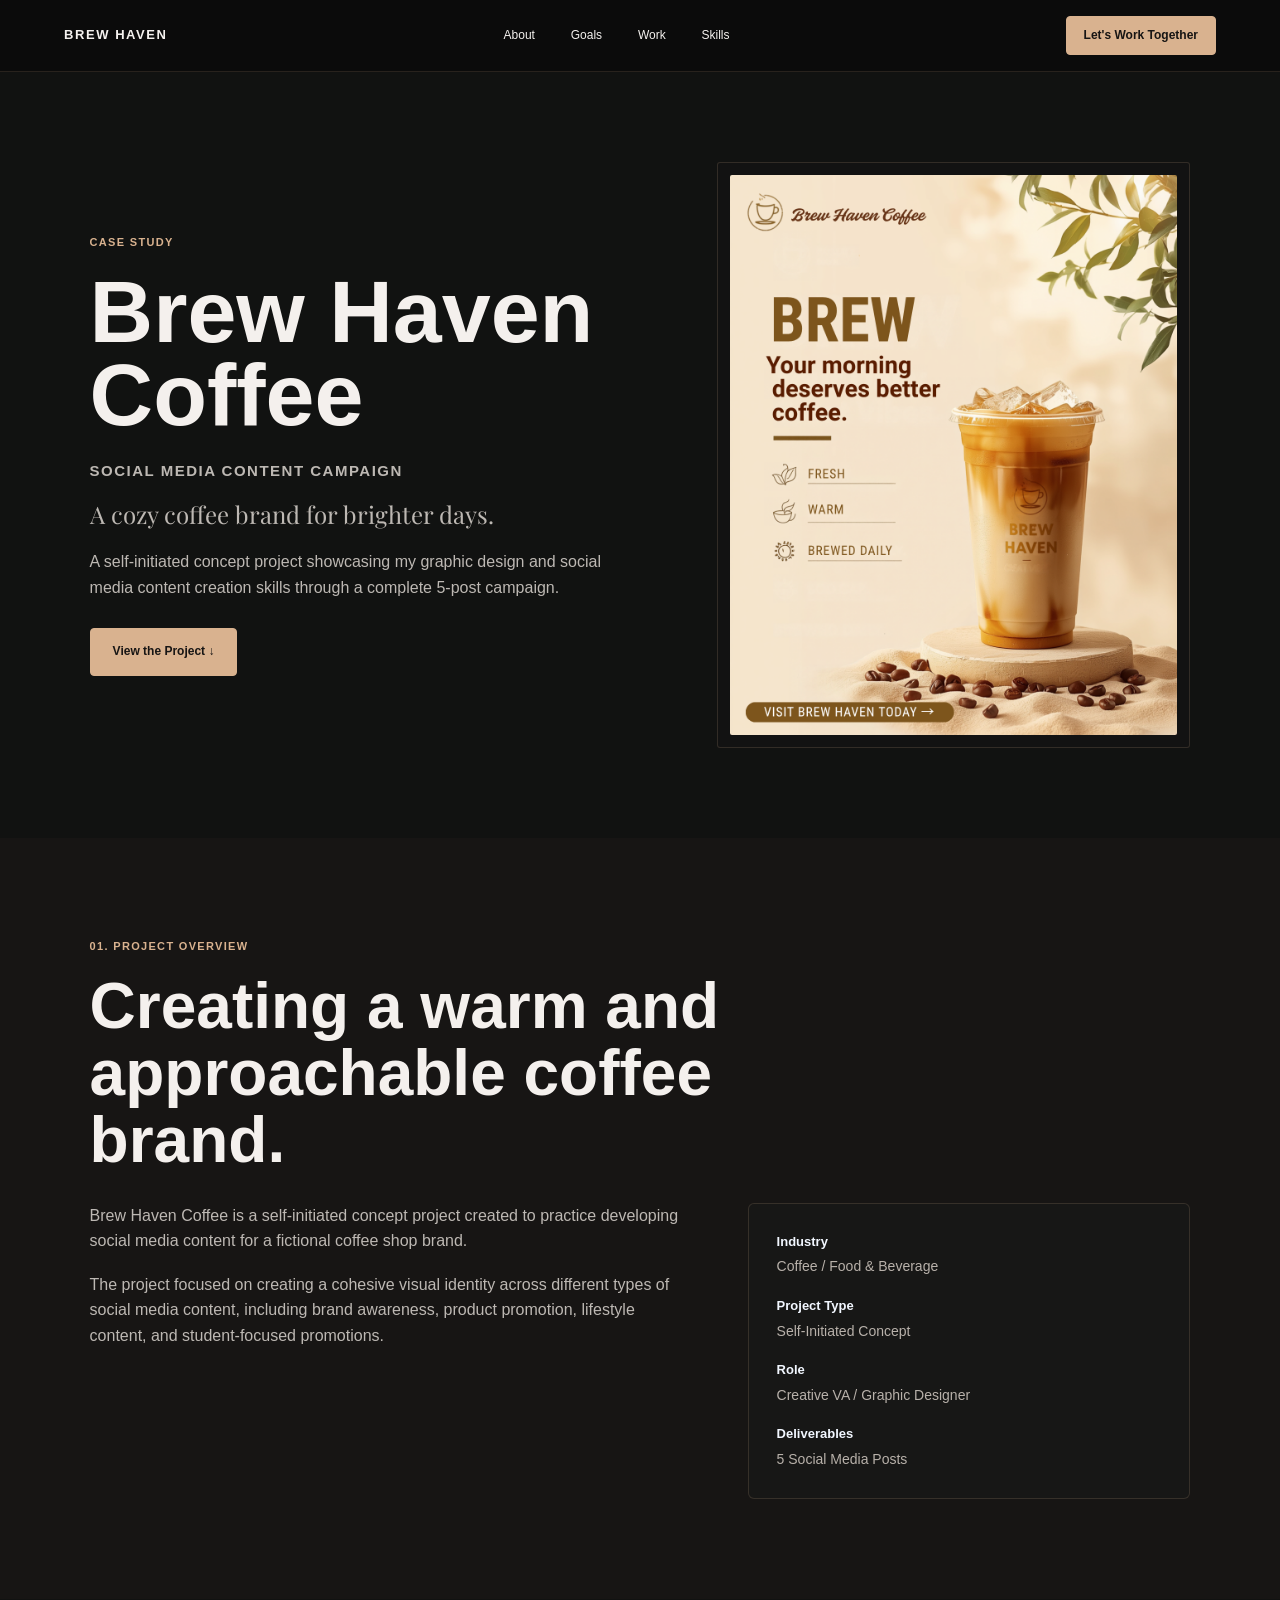
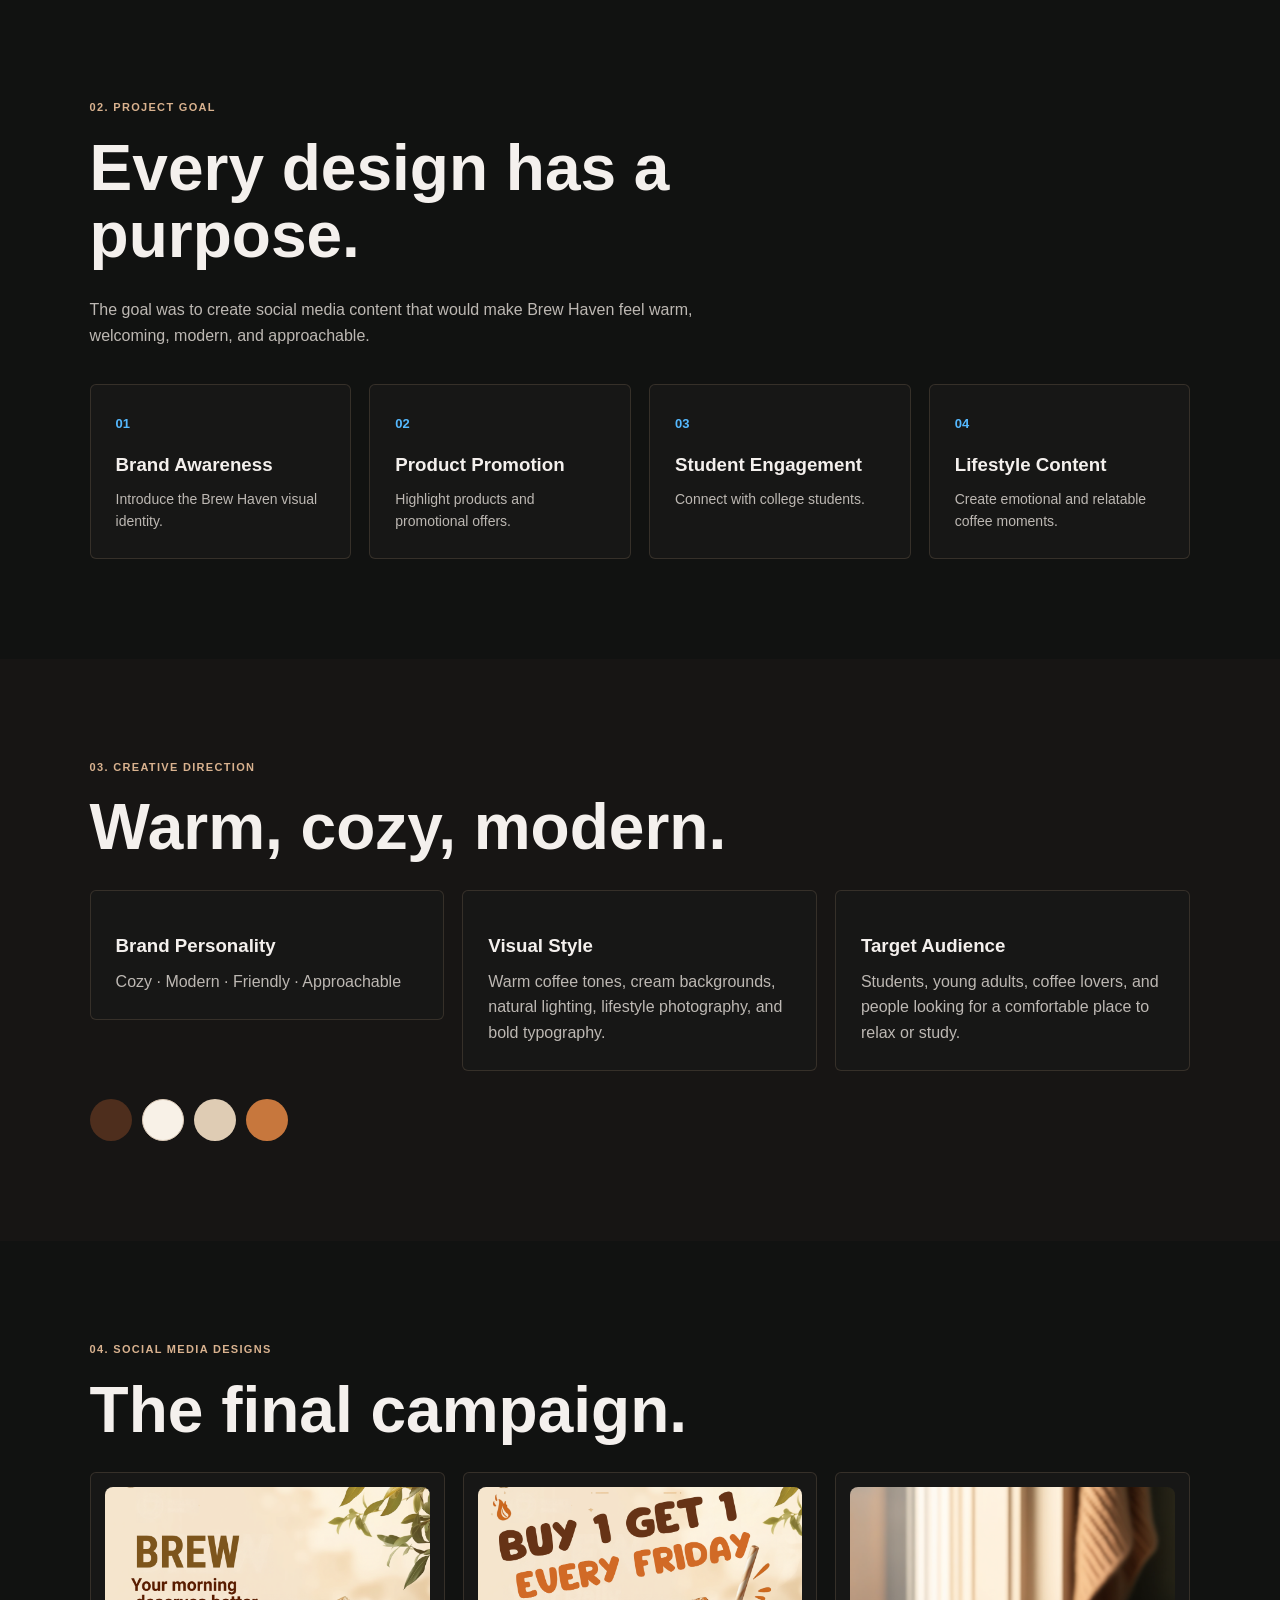
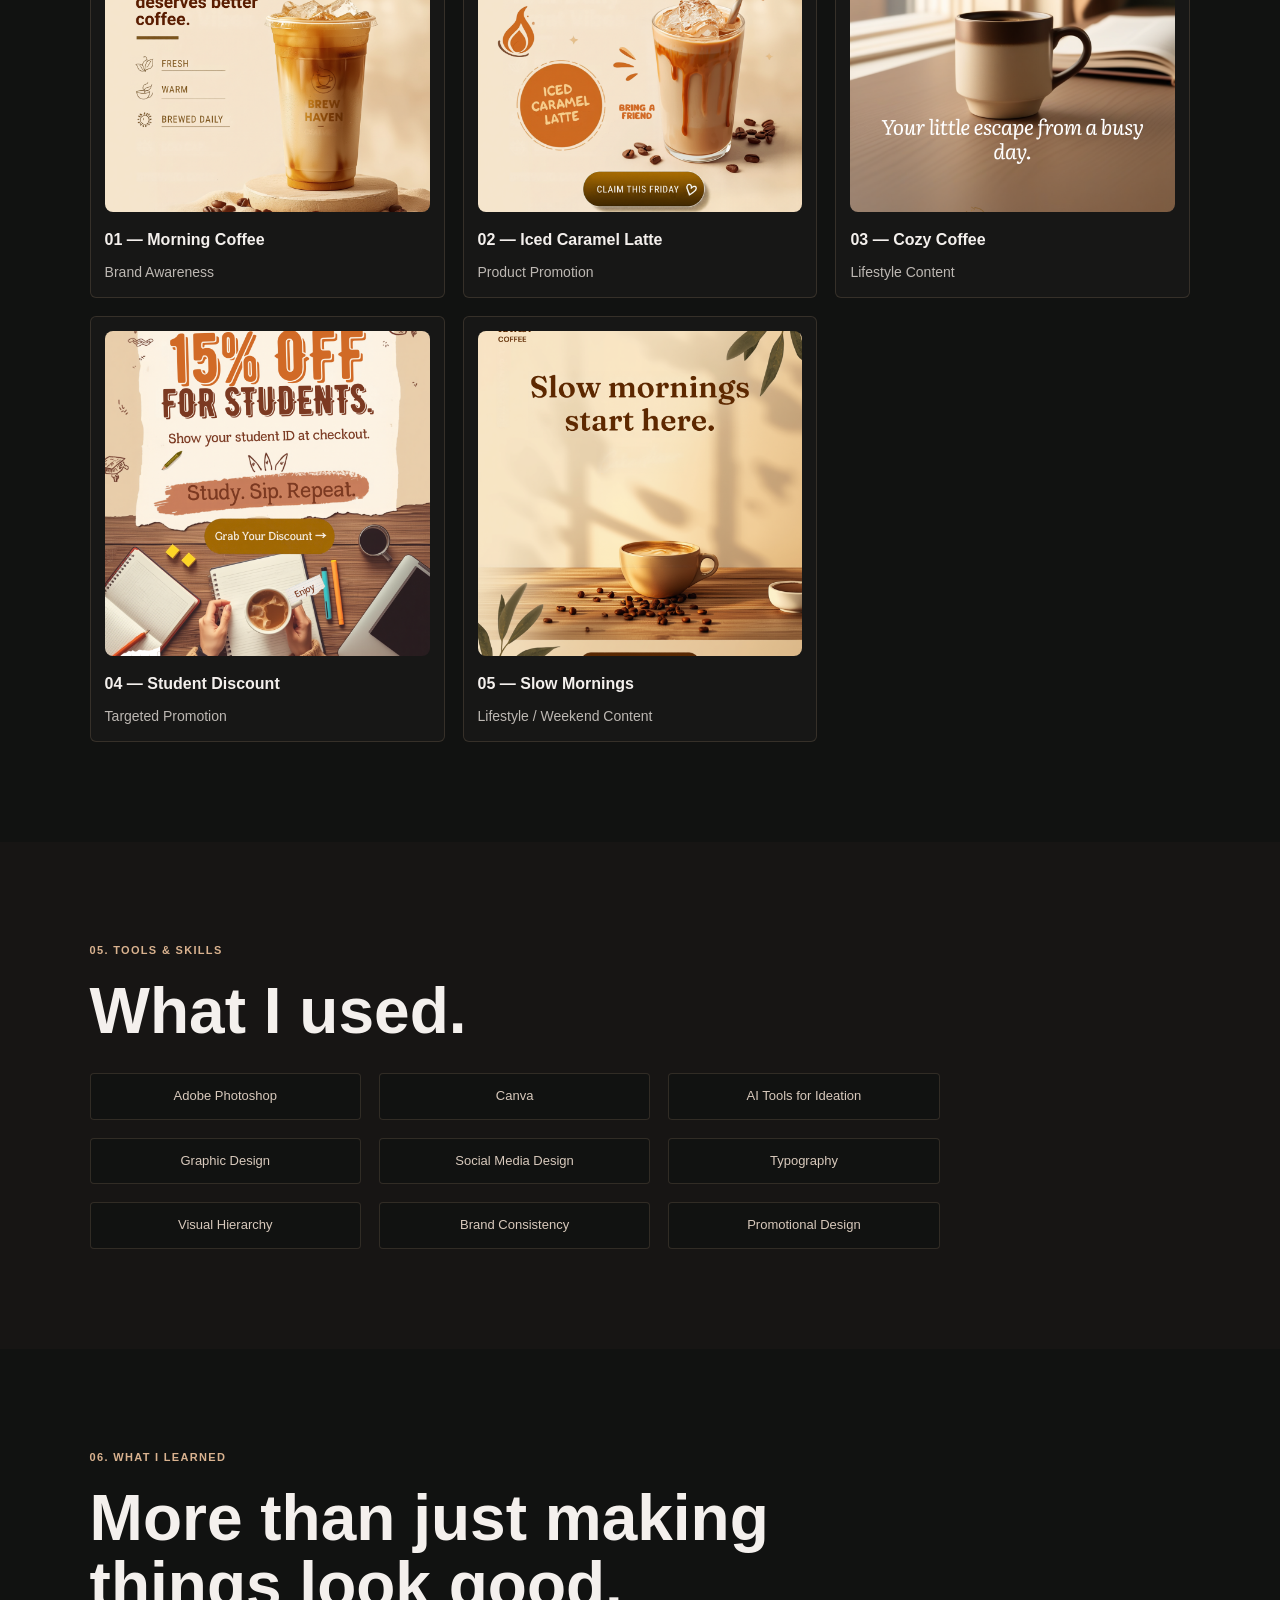
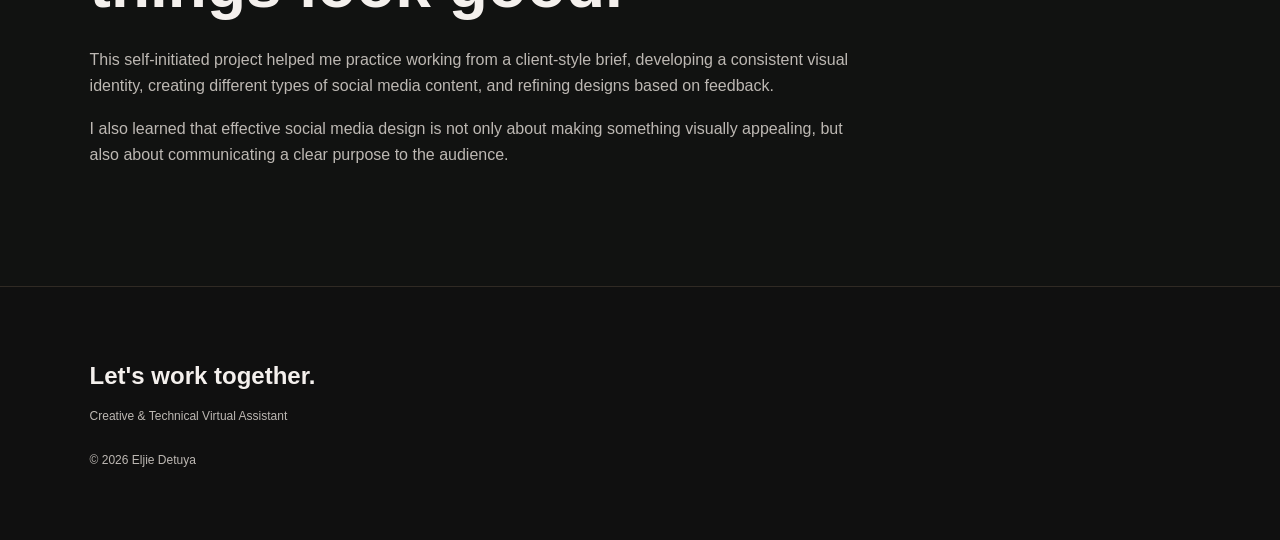
<file: projects/brew-haven.html>
<!DOCTYPE html>
<html lang="en">

<head>

    <meta charset="UTF-8">

    <meta name="viewport" content="width=device-width, initial-scale=1.0">

    <title>Brew Haven Coffee | Case Study</title>

    <!-- CSS -->
    <link rel="stylesheet" href="../css/style.css">

    <!-- Fonts -->
    <link
        href="https://fonts.googleapis.com/css2?family=Playfair+Display:wght@600;700&family=Poppins:wght@400;500;600&display=swap"
        rel="stylesheet"
    >

</head>


<body class="case-study-page">


    <a class="skip-link" href="#main-content">Skip to main content</a>

    <!-- =========================
         NAVIGATION
    ========================== -->

    <header class="navbar">

        <a href="../index.html" class="logo">
            BREW HAVEN
        </a>


        <nav class="nav-links" aria-label="Case study navigation">

            <a href="#overview">
                About
            </a>

            <a href="#goals">
                Goals
            </a>

            <a href="#work">
                Work
            </a>

            <a href="#skills">
                Skills
            </a>

        </nav>


        <a href="../contact.html" class="nav-button">
            Let's Work Together
        </a>

            <details class="mobile-menu">
            <summary>Menu</summary>
            <div class="mobile-menu-links">
                <a href="#overview">About</a>
                <a href="#goals">Goals</a>
                <a href="#work">Work</a>
                <a href="#skills">Skills</a>
                <a href="../contact.html">Contact</a>
            </div>
        </details>

    </header>



    <!-- =========================
         HERO
    ========================== -->

    <main id="main-content">

    <section class="case-hero" aria-labelledby="case-title">

        <div class="case-hero-content">

            <p class="eyebrow">
                CASE STUDY
            </p>

            <h1 id="case-title">
                Brew Haven<br>
                Coffee
            </h1>

            <p class="case-subtitle">
                Social Media Content Campaign
            </p>

            <p class="case-tagline">
                A cozy coffee brand for brighter days.
            </p>

            <p class="description">
                A self-initiated concept project showcasing my
                graphic design and social media content creation
                skills through a complete 5-post campaign.
            </p>

            <a href="#work" class="primary-button">
                View the Project ↓
            </a>

        </div>


        <figure class="case-hero-image">

            <img
                src="../images/brew-haven-poster/Inviting Brew Haven Coffee Instagram Ad (1).png"
                alt="Brew Haven Coffee social media design"
            >

        </figure>

    </section>



    <!-- =========================
         PROJECT OVERVIEW
    ========================== -->

    <section id="overview" class="case-section" aria-labelledby="overview-title">

        <p class="eyebrow">
            01. PROJECT OVERVIEW
        </p>

        <h2 id="overview-title">
            Creating a warm and approachable coffee brand.
        </h2>


        <div class="overview-grid">


            <div class="overview-copy">

                <p>
                    Brew Haven Coffee is a self-initiated concept project
                    created to practice developing social media content
                    for a fictional coffee shop brand.
                </p>

                <p>
                    The project focused on creating a cohesive visual
                    identity across different types of social media
                    content, including brand awareness, product promotion,
                    lifestyle content, and student-focused promotions.
                </p>

            </div>


            <aside class="info-card" aria-label="Project details">


                <div>

                    <strong>
                        Industry
                    </strong>

                    <span>
                        Coffee / Food & Beverage
                    </span>

                </div>


                <div>

                    <strong>
                        Project Type
                    </strong>

                    <span>
                        Self-Initiated Concept
                    </span>

                </div>


                <div>

                    <strong>
                        Role
                    </strong>

                    <span>
                        Creative VA / Graphic Designer
                    </span>

                </div>


                <div>

                    <strong>
                        Deliverables
                    </strong>

                    <span>
                        5 Social Media Posts
                    </span>

                </div>


            </aside>

        </div>

    </section>



    <!-- =========================
         PROJECT GOALS
    ========================== -->

    <section id="goals" class="case-section case-section-light" aria-labelledby="goals-title">

        <p class="eyebrow">
            02. PROJECT GOAL
        </p>

        <h2 id="goals-title">
            Every design has a purpose.
        </h2>

        <p class="section-description">
            The goal was to create social media content that would make
            Brew Haven feel warm, welcoming, modern, and approachable.
        </p>


        <div class="goal-grid">


            <article class="goal-card">

                <span>
                    01
                </span>

                <h3>
                    Brand Awareness
                </h3>

                <p>
                    Introduce the Brew Haven visual identity.
                </p>

            </article>


            <article class="goal-card">

                <span>
                    02
                </span>

                <h3>
                    Product Promotion
                </h3>

                <p>
                    Highlight products and promotional offers.
                </p>

            </article>


            <article class="goal-card">

                <span>
                    03
                </span>

                <h3>
                    Student Engagement
                </h3>

                <p>
                    Connect with college students.
                </p>

            </article>


            <article class="goal-card">

                <span>
                    04
                </span>

                <h3>
                    Lifestyle Content
                </h3>

                <p>
                    Create emotional and relatable coffee moments.
                </p>

            </article>


        </div>

    </section>



    <!-- =========================
         CREATIVE DIRECTION
    ========================== -->

    <section class="case-section" aria-labelledby="direction-title">

        <p class="eyebrow">
            03. CREATIVE DIRECTION
        </p>

        <h2 id="direction-title">
            Warm, cozy, modern.
        </h2>


        <div class="creative-grid">


            <article>

                <h3>
                    Brand Personality
                </h3>

                <p>
                    Cozy · Modern · Friendly · Approachable
                </p>

            </article>


            <article>

                <h3>
                    Visual Style
                </h3>

                <p>
                    Warm coffee tones, cream backgrounds,
                    natural lighting, lifestyle photography,
                    and bold typography.
                </p>

            </article>


            <article>

                <h3>
                    Target Audience
                </h3>

                <p>
                    Students, young adults, coffee lovers,
                    and people looking for a comfortable
                    place to relax or study.
                </p>

            </article>


        </div>


        <div class="colors">

            <div class="color brown"></div>

            <div class="color cream"></div>

            <div class="color beige"></div>

            <div class="color orange"></div>

        </div>

    </section>



    <!-- =========================
         SOCIAL MEDIA DESIGNS
    ========================== -->

    <section id="work" class="case-section case-section-light" aria-labelledby="work-title">

        <p class="eyebrow">
            04. SOCIAL MEDIA DESIGNS
        </p>

        <h2 id="work-title">
            The final campaign.
        </h2>


        <div class="poster-grid">


            <!-- POSTER 1 -->

            <article class="poster">

                <img
                    src="../images/brew-haven-poster/Inviting Brew Haven Coffee Instagram Ad (1).png"
                    alt="Brew Haven morning coffee social media design"
                    loading="lazy"
                >

                <h3>
                    01 — Morning Coffee
                </h3>

                <p>
                    Brand Awareness
                </p>

            </article>



            <!-- POSTER 2 -->

            <article class="poster">

                <img
                    src="../images/brew-haven-poster/Dynamic Brew Haven Coffee Advertisement.png"
                    alt="Brew Haven iced caramel latte promotional design"
                    loading="lazy"
                >

                <h3>
                    02 — Iced Caramel Latte
                </h3>

                <p>
                    Product Promotion
                </p>

            </article>



            <!-- POSTER 3 -->

            <article class="poster">

                <img
                    src="../images/brew-haven-poster/Instagram Post - “Your little escape from a busy day.”.png"
                    alt="Brew Haven cozy coffee lifestyle design"
                    loading="lazy"
                >

                <h3>
                    03 — Cozy Coffee
                </h3>

                <p>
                    Lifestyle Content
                </p>

            </article>



            <!-- POSTER 4 -->

            <article class="poster">

                <img
                    src="../images/brew-haven-poster/Dynamic Campus Flyer for Brew Haven Students (1).png"
                    alt="Brew Haven student discount promotional design"
                    loading="lazy"
                >

                <h3>
                    04 — Student Discount
                </h3>

                <p>
                    Targeted Promotion
                </p>

            </article>



            <!-- POSTER 5 -->

            <article class="poster">

                <img
                    src="../images/brew-haven-poster/Serene Coffee Scene with Elegant Sophistication.png"
                    alt="Brew Haven slow mornings lifestyle design"
                    loading="lazy"
                >

                <h3>
                    05 — Slow Mornings
                </h3>

                <p>
                    Lifestyle / Weekend Content
                </p>

            </article>


        </div>

    </section>



    <!-- =========================
         TOOLS & SKILLS
    ========================== -->

    <section id="skills" class="case-section" aria-labelledby="skills-title">

        <p class="eyebrow">
            05. TOOLS & SKILLS
        </p>

        <h2 id="skills-title">
            What I used.
        </h2>


        <div class="skills">

            <span>
                Adobe Photoshop
            </span>

            <span>
                Canva
            </span>

            <span>
                AI Tools for Ideation
            </span>

            <span>
                Graphic Design
            </span>

            <span>
                Social Media Design
            </span>

            <span>
                Typography
            </span>

            <span>
                Visual Hierarchy
            </span>

            <span>
                Brand Consistency
            </span>

            <span>
                Promotional Design
            </span>

        </div>

    </section>



    <!-- =========================
         WHAT I LEARNED
    ========================== -->

    <section class="case-section case-section-light" aria-labelledby="learning-title">

        <p class="eyebrow">
            06. WHAT I LEARNED
        </p>

        <h2 id="learning-title">
            More than just making things look good.
        </h2>


        <p class="learning">
            This self-initiated project helped me practice working
            from a client-style brief, developing a consistent visual
            identity, creating different types of social media content,
            and refining designs based on feedback.
        </p>


        <p class="learning">
            I also learned that effective social media design is not
            only about making something visually appealing, but also
            about communicating a clear purpose to the audience.
        </p>

    </section>



        </main>

        <!-- =========================
            FOOTER
        ========================== -->

    <footer id="contact" class="case-footer">

        <h2>
            Let's work together.
        </h2>

        <p class="case-footer-role">
            Creative & Technical Virtual Assistant
        </p>

        <p class="case-footer-copyright">
            © 2026 Eljie Detuya
        </p>

    </footer>


</body>

</html>
</file>
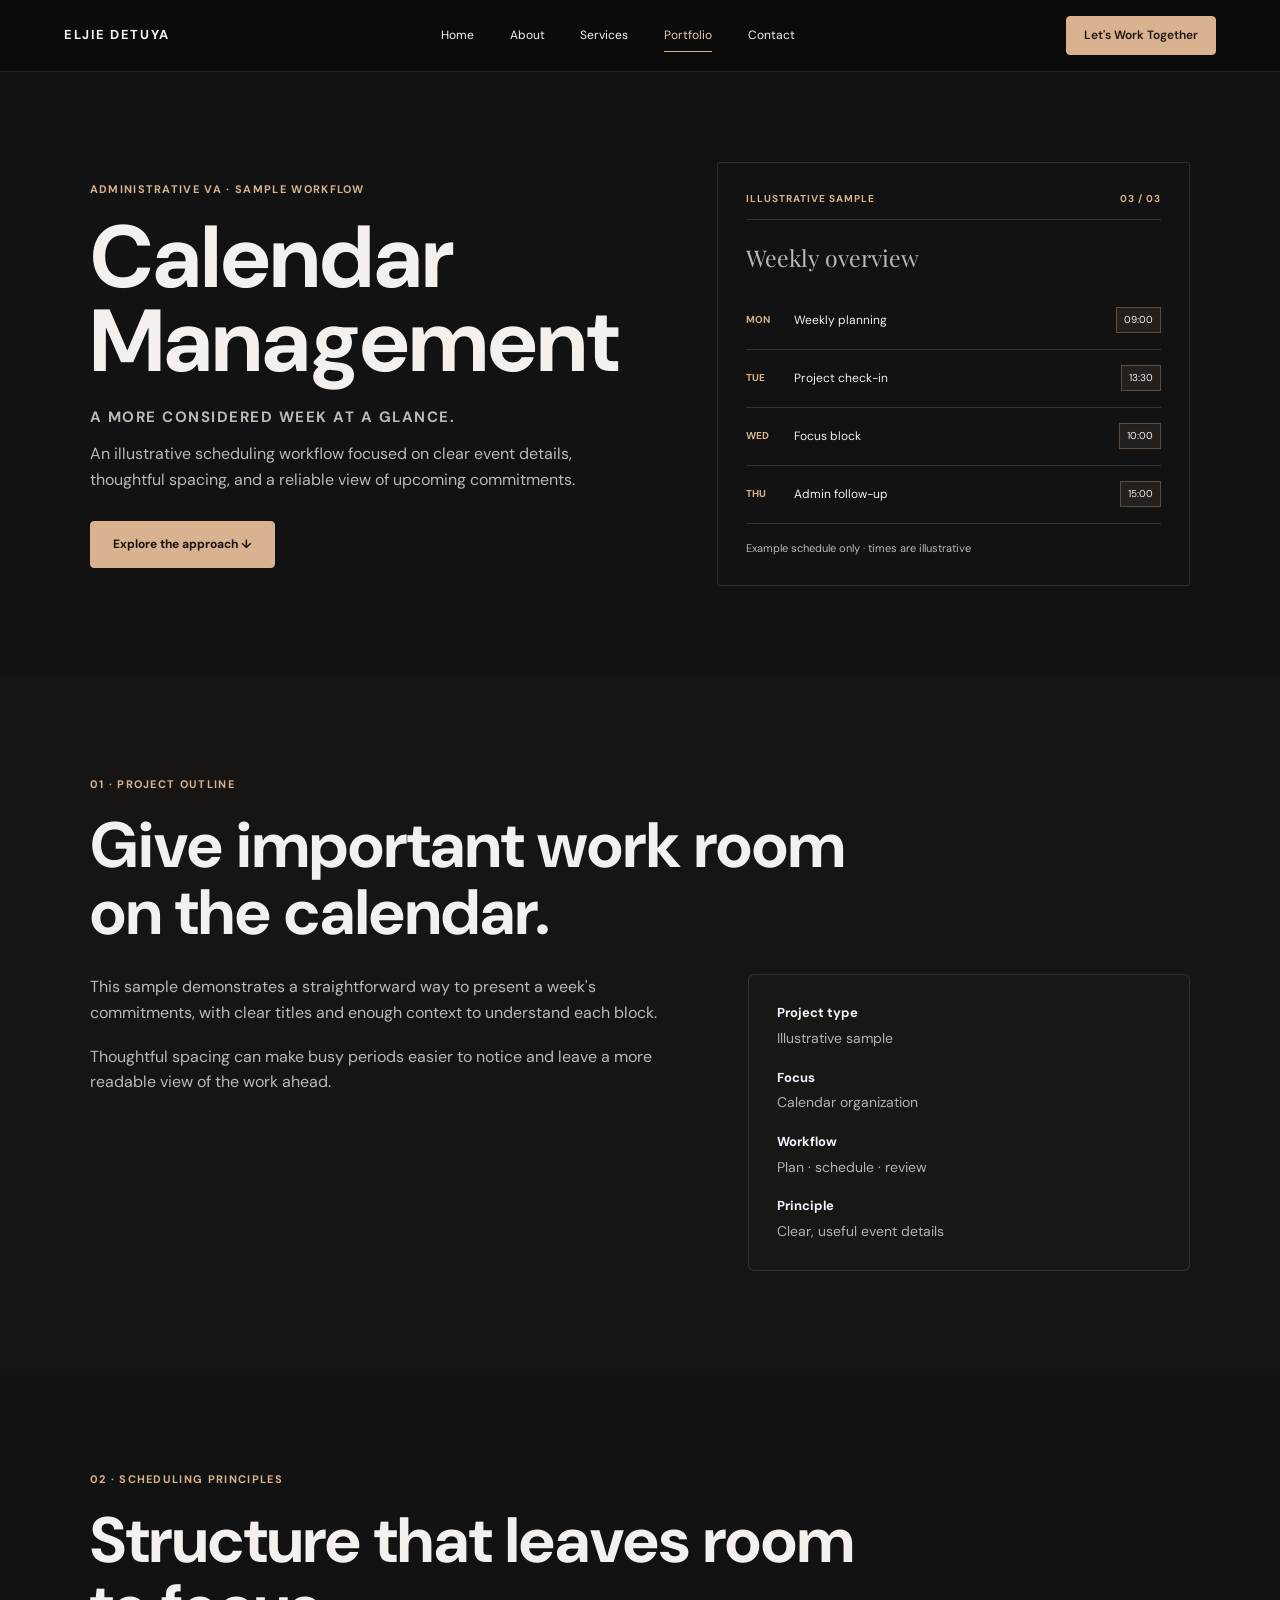
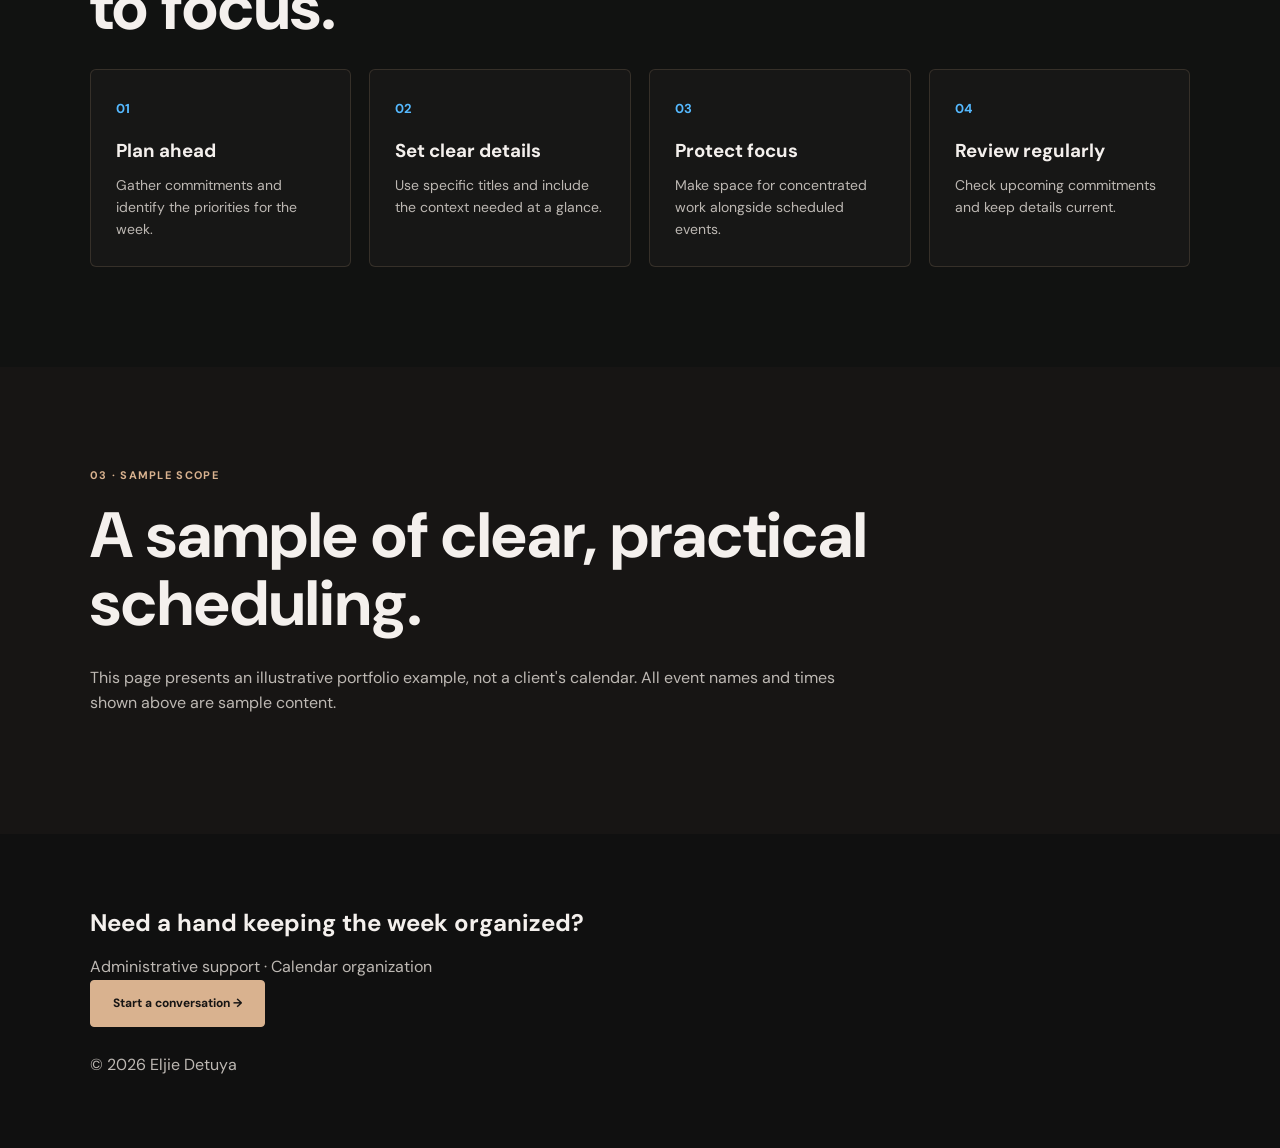
<file: projects/calendar-management.html>
<!DOCTYPE html>
	<html lang="en">

	<head>
		<meta charset="UTF-8">
		<meta name="viewport" content="width=device-width, initial-scale=1.0">
		<meta name="description" content="An illustrative calendar organization sample by Eljie Detuya.">
		<title>Calendar Management | Eljie Detuya</title>
		<link rel="stylesheet" href="../css/style.css">
		<link href="https://fonts.googleapis.com/css2?family=DM+Sans:wght@400;500;600;700&family=Playfair+Display:wght@500;600;700&display=swap" rel="stylesheet">
	</head>

	<body class="case-study-page workflow-page">
		<a class="skip-link" href="#main-content">Skip to main content</a>
		<header class="navbar">
			<a href="../index.html" class="logo">Eljie Detuya</a>
			<nav class="nav-links" aria-label="Primary navigation">
				<a href="../index.html">Home</a>
				<a href="../about.html">About</a>
				<a href="../services.html">Services</a>
				<a href="../portfolio.html" aria-current="page">Portfolio</a>
				<a href="../contact.html">Contact</a>
			</nav>
			<a href="../contact.html" class="nav-button">Let's Work Together</a>
			<details class="mobile-menu">
				<summary>Menu</summary>
				<div class="mobile-menu-links">
					<a href="../index.html">Home</a>
					<a href="../about.html">About</a>
					<a href="../services.html">Services</a>
					<a href="../portfolio.html" aria-current="page">Portfolio</a>
					<a href="../contact.html">Contact</a>
				</div>
			</details>
		</header>

		<main id="main-content">
			<section class="case-hero" aria-labelledby="project-title">
				<div class="case-hero-content">
					<p class="eyebrow">ADMINISTRATIVE VA · SAMPLE WORKFLOW</p>
					<h1 id="project-title">Calendar<br>Management</h1>
					<p class="case-subtitle">A more considered week at a glance.</p>
					<p class="description">An illustrative scheduling workflow focused on clear event details, thoughtful spacing, and a reliable view of upcoming commitments.</p>
					<a href="#overview" class="primary-button">Explore the approach ↓</a>
				</div>
				<figure class="case-hero-image workflow-preview">
					<figcaption class="workflow-panel-head"><span>ILLUSTRATIVE SAMPLE</span><span>03 / 03</span></figcaption>
					<p class="workflow-panel-title">Weekly overview</p>
					<ul class="workflow-list calendar-list">
						<li><span class="workflow-mark">MON</span><span class="workflow-message">Weekly planning</span><span class="workflow-status">09:00</span></li>
						<li><span class="workflow-mark">TUE</span><span class="workflow-message">Project check-in</span><span class="workflow-status">13:30</span></li>
						<li><span class="workflow-mark">WED</span><span class="workflow-message">Focus block</span><span class="workflow-status">10:00</span></li>
						<li><span class="workflow-mark">THU</span><span class="workflow-message">Admin follow-up</span><span class="workflow-status">15:00</span></li>
					</ul>
					<p class="workflow-note">Example schedule only · times are illustrative</p>
				</figure>
			</section>

			<section id="overview" class="case-section" aria-labelledby="overview-title">
				<p class="eyebrow">01 · PROJECT OUTLINE</p>
				<h2 id="overview-title">Give important work room on the calendar.</h2>
				<div class="overview-grid">
					<div class="overview-copy">
						<p>This sample demonstrates a straightforward way to present a week's commitments, with clear titles and enough context to understand each block.</p>
						<p>Thoughtful spacing can make busy periods easier to notice and leave a more readable view of the work ahead.</p>
					</div>
					<aside class="info-card" aria-label="Sample details">
						<div><strong>Project type</strong><span>Illustrative sample</span></div>
						<div><strong>Focus</strong><span>Calendar organization</span></div>
						<div><strong>Workflow</strong><span>Plan · schedule · review</span></div>
						<div><strong>Principle</strong><span>Clear, useful event details</span></div>
					</aside>
				</div>
			</section>

			<section class="case-section case-section-light" aria-labelledby="principles-title">
				<p class="eyebrow">02 · SCHEDULING PRINCIPLES</p>
				<h2 id="principles-title">Structure that leaves room to focus.</h2>
				<div class="goal-grid">
					<article class="goal-card"><span>01</span><h3>Plan ahead</h3><p>Gather commitments and identify the priorities for the week.</p></article>
					<article class="goal-card"><span>02</span><h3>Set clear details</h3><p>Use specific titles and include the context needed at a glance.</p></article>
					<article class="goal-card"><span>03</span><h3>Protect focus</h3><p>Make space for concentrated work alongside scheduled events.</p></article>
					<article class="goal-card"><span>04</span><h3>Review regularly</h3><p>Check upcoming commitments and keep details current.</p></article>
				</div>
			</section>

			<section class="case-section" aria-labelledby="scope-title">
				<p class="eyebrow">03 · SAMPLE SCOPE</p>
				<h2 id="scope-title">A sample of clear, practical scheduling.</h2>
				<p class="learning">This page presents an illustrative portfolio example, not a client's calendar. All event names and times shown above are sample content.</p>
			</section>

			<section class="case-footer">
				<h2>Need a hand keeping the week organized?</h2>
				<p class="case-footer-role">Administrative support · Calendar organization</p>
				<a href="../contact.html" class="primary-button">Start a conversation →</a>
				<p class="case-footer-copyright">© 2026 Eljie Detuya</p>
			</section>
		</main>
	</body>
	</html>
</file>
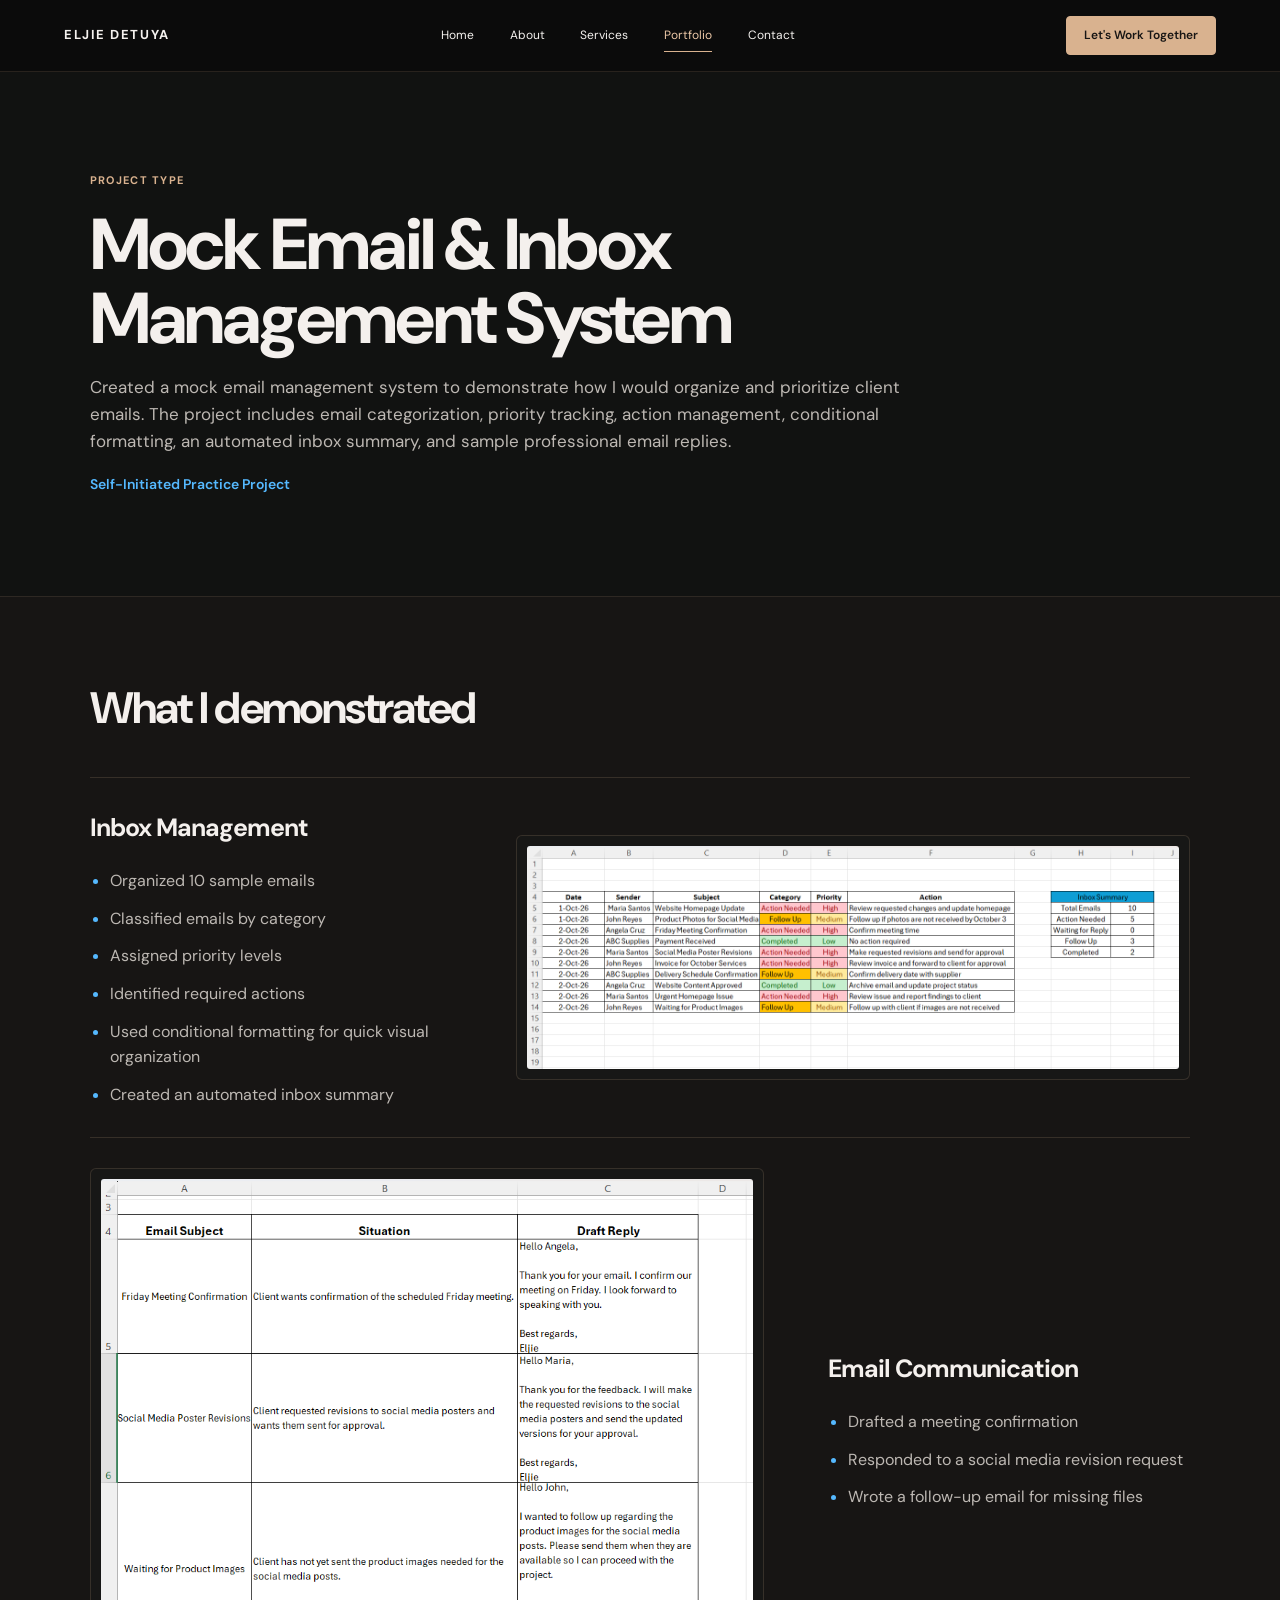
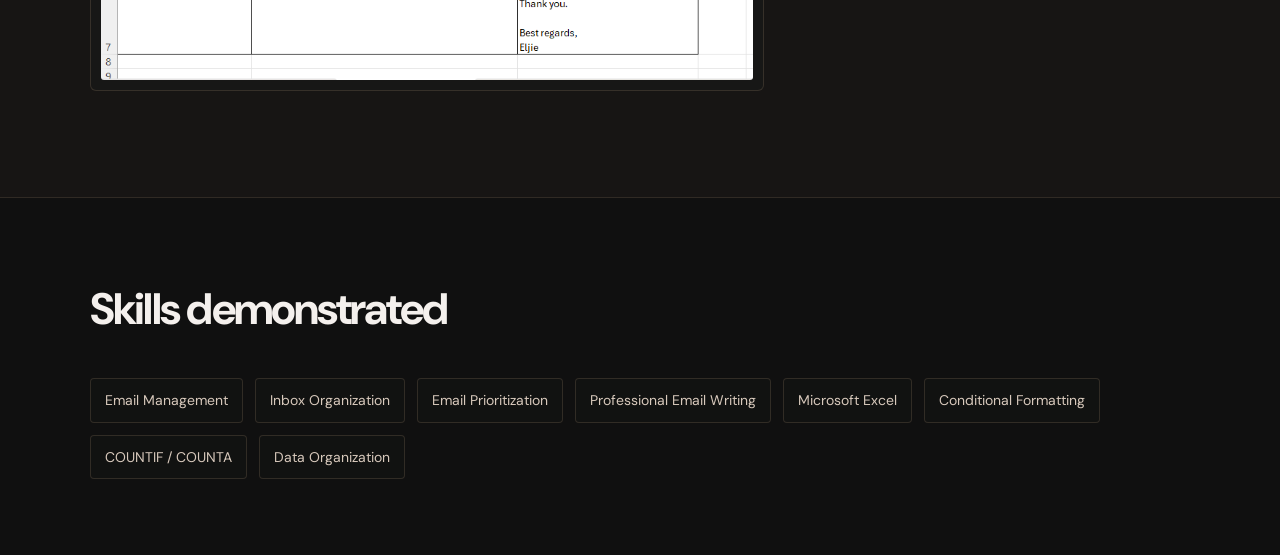
<file: projects/email-management.html>
<!DOCTYPE html>
<html lang="en">

<head>
	<meta charset="UTF-8">
	<meta name="viewport" content="width=device-width, initial-scale=1.0">
	<meta name="description" content="Created a mock email management system to demonstrate how I would organize and prioritize client emails. The project includes email categorization, priority tracking, action management, conditional formatting, an automated inbox summary, and sample professional email replies.">
	<title>Mock Email &amp; Inbox Management System | Eljie Detuya</title>
	<link rel="stylesheet" href="../css/style.css">
	<link href="https://fonts.googleapis.com/css2?family=DM+Sans:wght@400;500;600;700&family=Playfair+Display:wght@500;600;700&display=swap" rel="stylesheet">
</head>

<body class="case-study-page workflow-page">
	<a class="skip-link" href="#main-content">Skip to main content</a>
	<header class="navbar">
		<a href="../index.html" class="logo">Eljie Detuya</a>
		<nav class="nav-links" aria-label="Primary navigation">
			<a href="../index.html">Home</a>
			<a href="../about.html">About</a>
			<a href="../services.html">Services</a>
			<a href="../portfolio.html" aria-current="page">Portfolio</a>
			<a href="../contact.html">Contact</a>
		</nav>
		<a href="../contact.html" class="nav-button">Let's Work Together</a>
		<details class="mobile-menu">
			<summary>Menu</summary>
			<div class="mobile-menu-links">
				<a href="../index.html">Home</a>
				<a href="../about.html">About</a>
				<a href="../services.html">Services</a>
				<a href="../portfolio.html" aria-current="page">Portfolio</a>
				<a href="../contact.html">Contact</a>
			</div>
		</details>
	</header>

	<main id="main-content" class="workflow-showcase-main">
		<section class="workflow-showcase-hero" aria-labelledby="project-title">
			<p class="eyebrow">PROJECT TYPE</p>
			<h1 id="project-title">Mock Email &amp; Inbox Management System</h1>
			<p class="workflow-showcase-description">Created a mock email management system to demonstrate how I would organize and prioritize client emails. The project includes email categorization, priority tracking, action management, conditional formatting, an automated inbox summary, and sample professional email replies.</p>
			<p class="workflow-showcase-type"><strong>Self-Initiated Practice Project</strong></p>
		</section>

		<section class="workflow-showcase-section" aria-labelledby="demonstrated-title">
			<h2 id="demonstrated-title">What I demonstrated</h2>
			<div class="workflow-showcase-block">
				<div class="workflow-showcase-copy">
					<h3>Inbox Management</h3>
					<ul>
						<li>Organized 10 sample emails</li>
						<li>Classified emails by category</li>
						<li>Assigned priority levels</li>
						<li>Identified required actions</li>
						<li>Used conditional formatting for quick visual organization</li>
						<li>Created an automated inbox summary</li>
					</ul>
				</div>
				<figure class="workflow-showcase-image">
					<img src="../images/projects/email1.png" alt="Inbox tracking spreadsheet with email categories, priority levels, actions, and an inbox summary.">
				</figure>
			</div>
			<div class="workflow-showcase-block workflow-showcase-block-reverse">
				<figure class="workflow-showcase-image">
					<img src="../images/projects/email2.png" alt="Sample professional email replies for a meeting confirmation, a social media revision request, and missing files.">
				</figure>
				<div class="workflow-showcase-copy">
					<h3>Email Communication</h3>
					<ul>
						<li>Drafted a meeting confirmation</li>
						<li>Responded to a social media revision request</li>
						<li>Wrote a follow-up email for missing files</li>
					</ul>
				</div>
			</div>
		</section>

		<section class="workflow-showcase-skills" aria-labelledby="skills-title">
			<h2 id="skills-title">Skills demonstrated</h2>
			<div class="workflow-showcase-skill-list">
				<span>Email Management</span>
				<span>Inbox Organization</span>
				<span>Email Prioritization</span>
				<span>Professional Email Writing</span>
				<span>Microsoft Excel</span>
				<span>Conditional Formatting</span>
				<span>COUNTIF / COUNTA</span>
				<span>Data Organization</span>
			</div>
		</section>
	</main>
</body>
</html>
</file>
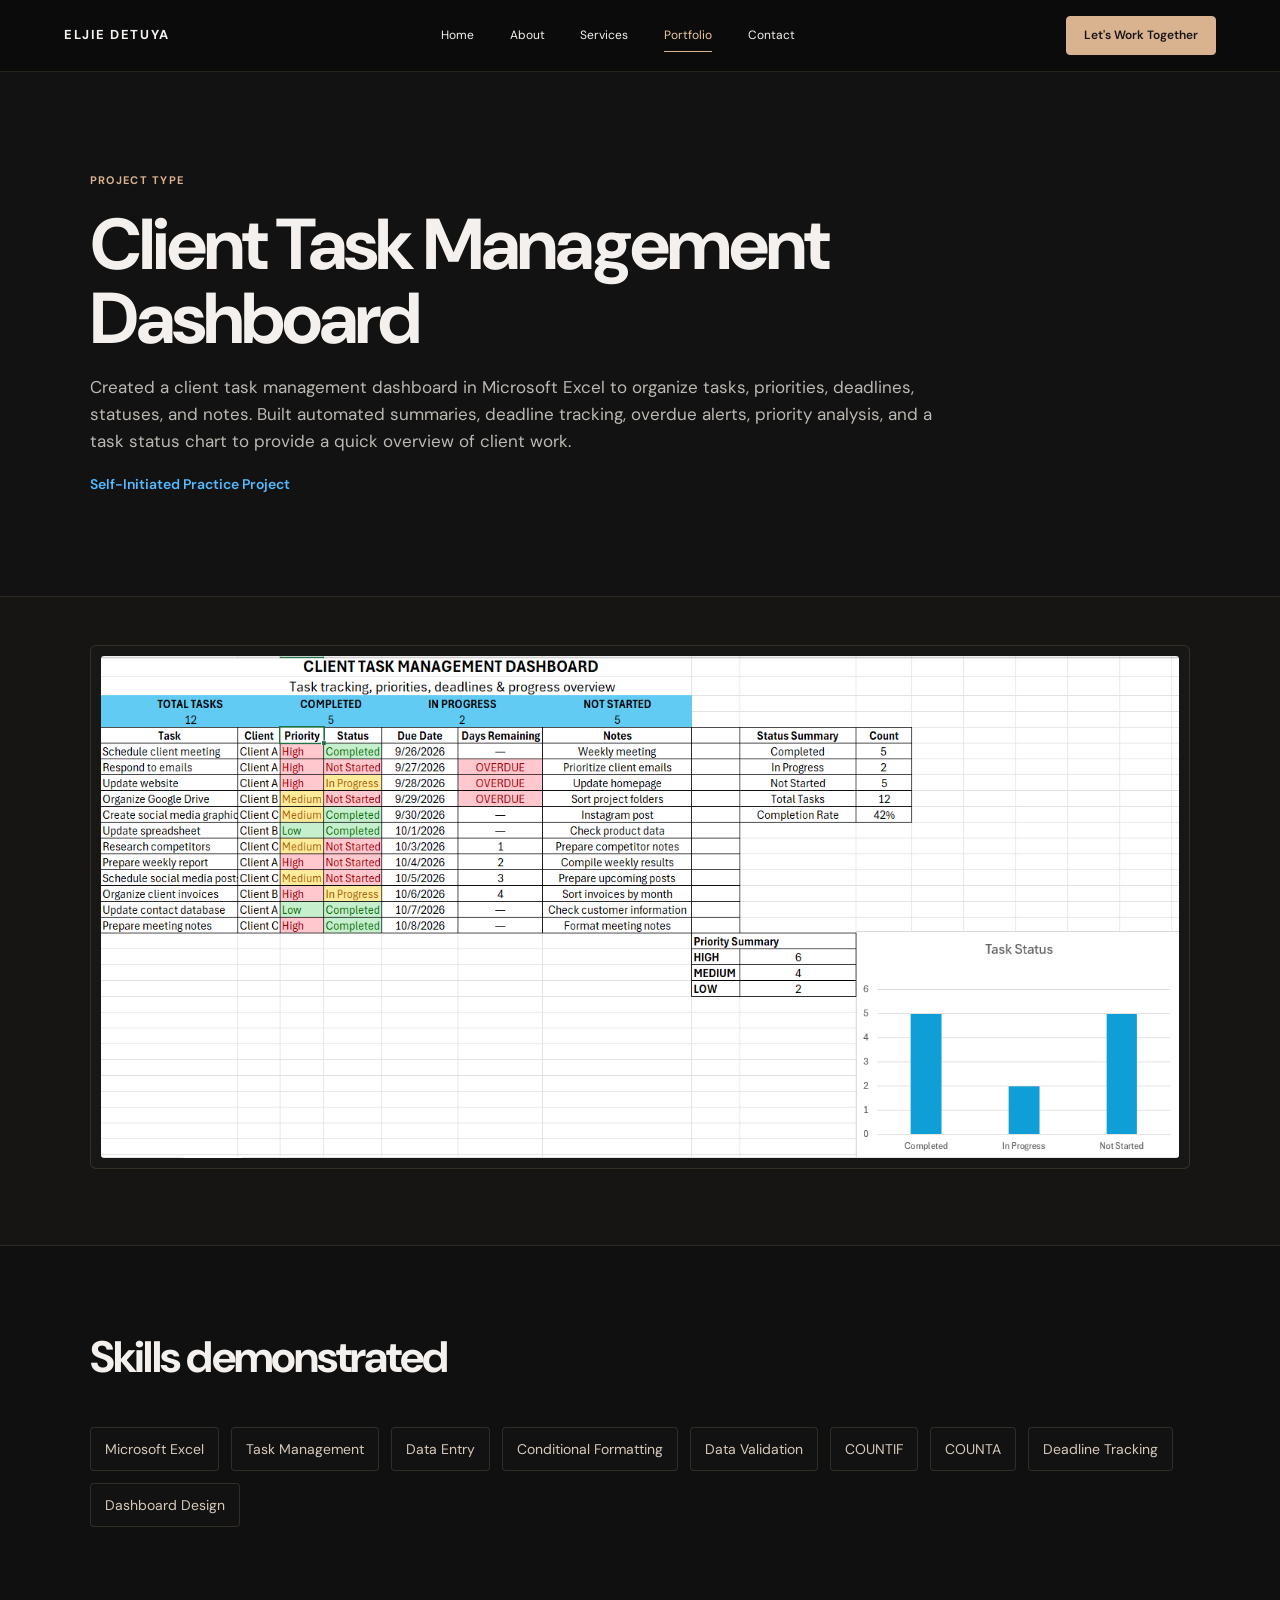
<file: projects/spreadsheet.html>
<!DOCTYPE html>
<html lang="en">

<head>
	<meta charset="UTF-8">
	<meta name="viewport" content="width=device-width, initial-scale=1.0">
	<meta name="description" content="Created a client task management dashboard in Microsoft Excel to organize tasks, priorities, deadlines, statuses, and notes. Built automated summaries, deadline tracking, overdue alerts, priority analysis, and a task status chart to provide a quick overview of client work.">
	<title>Client Task Management Dashboard | Eljie Detuya</title>
	<link rel="stylesheet" href="../css/style.css">
	<link href="https://fonts.googleapis.com/css2?family=DM+Sans:wght@400;500;600;700&family=Playfair+Display:wght@500;600;700&display=swap" rel="stylesheet">
</head>

<body class="case-study-page workflow-page">
	<a class="skip-link" href="#main-content">Skip to main content</a>
	<header class="navbar">
		<a href="../index.html" class="logo">Eljie Detuya</a>
		<nav class="nav-links" aria-label="Primary navigation">
			<a href="../index.html">Home</a>
			<a href="../about.html">About</a>
			<a href="../services.html">Services</a>
			<a href="../portfolio.html" aria-current="page">Portfolio</a>
			<a href="../contact.html">Contact</a>
		</nav>
		<a href="../contact.html" class="nav-button">Let's Work Together</a>
		<details class="mobile-menu">
			<summary>Menu</summary>
			<div class="mobile-menu-links">
				<a href="../index.html">Home</a>
				<a href="../about.html">About</a>
				<a href="../services.html">Services</a>
				<a href="../portfolio.html" aria-current="page">Portfolio</a>
				<a href="../contact.html">Contact</a>
			</div>
		</details>
	</header>

	<main id="main-content" class="workflow-showcase-main">
		<section class="workflow-showcase-hero" aria-labelledby="project-title">
			<p class="eyebrow">PROJECT TYPE</p>
			<h1 id="project-title">Client Task Management Dashboard</h1>
			<p class="workflow-showcase-description">Created a client task management dashboard in Microsoft Excel to organize tasks, priorities, deadlines, statuses, and notes. Built automated summaries, deadline tracking, overdue alerts, priority analysis, and a task status chart to provide a quick overview of client work.</p>
			<p class="workflow-showcase-type"><strong>Self-Initiated Practice Project</strong></p>
		</section>

		<section class="workflow-showcase-section" aria-label="Dashboard preview">
			<figure class="workflow-showcase-image">
				<img src="../images/projects/task%20management.png" alt="Client Task Management Dashboard in Microsoft Excel showing tasks, priorities, deadlines, statuses, notes, summary counts, overdue alerts, and a task status chart.">
			</figure>
		</section>

		<section class="workflow-showcase-skills" aria-labelledby="skills-title">
			<h2 id="skills-title">Skills demonstrated</h2>
			<div class="workflow-showcase-skill-list">
				<span>Microsoft Excel</span>
				<span>Task Management</span>
				<span>Data Entry</span>
				<span>Conditional Formatting</span>
				<span>Data Validation</span>
				<span>COUNTIF</span>
				<span>COUNTA</span>
				<span>Deadline Tracking</span>
				<span>Dashboard Design</span>
			</div>
		</section>
	</main>
</body>
</html>
</file>
<file: css/style.css>
/* =========================
   RESET
========================= */

* {
    margin: 0;
    padding: 0;
    box-sizing: border-box;
}

html {
    scroll-behavior: smooth;
}

body {
    font-family: "DM Sans", sans-serif;
    background: #f8f1e7;
    color: #40291d;
    line-height: 1.6;
}

a {
    text-decoration: none;
    color: inherit;
}

.skip-link {
    position: absolute;
    left: 1rem;
    top: -100px;
    z-index: 2000;
    padding: 10px 16px;
    background: var(--brown);
    color: white;
}

.skip-link:focus {
    top: 1rem;
}

img {
    max-width: 100%;
    display: block;
}


/* =========================
   COLORS
========================= */

:root {
    --brown: #1b1c1b;
    --dark-brown: #121614;
    --cream: #f2ece5;
    --light: #faf7f3;
    --beige: #e0d2c1;
    --orange: #b97643;
    --orange-deep: #8d5a2d;
    --text: #1d1d1b;
    --muted: #5f5b56;
    --line: rgba(29, 29, 27, 0.12);
    --shadow: 0 18px 42px rgba(56, 40, 27, .08);
}


/* =========================
   NAVBAR
========================= */

.navbar {
    height: 74px;
    padding: 0 6.5vw;
    display: flex;
    align-items: center;
    justify-content: space-between;
    background: rgba(250, 247, 243, 0.78);
    backdrop-filter: blur(14px);
    border-bottom: 1px solid var(--line);
    position: sticky;
    top: 0;
    z-index: 1000;
}

.logo {
    font-size: 17px;
    font-weight: 700;
    letter-spacing: 0.08em;
    text-transform: uppercase;
    color: var(--brown);
}

.nav-links {
    display: flex;
    gap: 32px;
    align-items: center;
}

.nav-links a {
    position: relative;
    font-size: 13px;
    letter-spacing: 0.08em;
    text-transform: uppercase;
    color: var(--text);
    transition: color 0.25s ease;
}

.nav-links a::after {
    content: "";
    position: absolute;
    left: 0;
    bottom: -8px;
    width: 100%;
    height: 1px;
    background: var(--orange);
    transform: scaleX(0);
    transform-origin: center;
    transition: transform 0.28s ease;
}

.nav-links a:hover,
.nav-links a:focus-visible,
.nav-links a[aria-current="page"] {
    color: var(--orange-deep);
}

.nav-links a:hover::after,
.nav-links a:focus-visible::after,
.nav-links a[aria-current="page"]::after {
    transform: scaleX(1);
}

.nav-button {
    background: var(--brown);
    color: white;
    padding: 12px 20px;
    border-radius: 999px;
    font-size: 12px;
    font-weight: 600;
    letter-spacing: 0.06em;
    text-transform: uppercase;
    box-shadow: 0 12px 28px rgba(27, 28, 27, 0.18);
    transition: transform 0.25s ease, background 0.25s ease;
}

.nav-button:hover,
.nav-button:focus-visible {
    background: var(--orange-deep);
    transform: translateY(-1px);
}

.mobile-menu {
    display: none;
    position: relative;
}

.mobile-menu summary {
    cursor: pointer;
    list-style: none;
    padding: 9px 13px;
    border: 1px solid var(--brown);
    border-radius: 20px;
    color: var(--brown);
    font-size: 12px;
    font-weight: 600;
}

.mobile-menu summary::-webkit-details-marker {
    display: none;
}

.mobile-menu-links {
    position: absolute;
    right: 0;
    top: calc(100% + 10px);
    z-index: 1100;
    display: grid;
    min-width: 170px;
    padding: 8px;
    background: var(--light);
    border: 1px solid var(--line);
    border-radius: 12px;
    box-shadow: 0 16px 30px rgba(29, 29, 27, 0.12);
}

.mobile-menu-links a {
    padding: 10px 12px;
    color: var(--text);
    font-size: 13px;
}

.mobile-menu-links a:hover,
.mobile-menu-links a:focus-visible {
    background: var(--cream);
    color: var(--orange-deep);
}


/* =========================
   HERO
========================= */

.hero {
    min-height: 680px;
    padding: 90px 6.5vw 80px;
    display: grid;
    grid-template-columns: 1.35fr 0.65fr;
    align-items: center;
    gap: 80px;
    background: linear-gradient(180deg, #f5efe9 0%, #f9f5f1 100%);
    border-bottom: 1px solid var(--line);
}

.hero-content {
    max-width: 740px;
}

.eyebrow {
    font-size: 11px;
    font-weight: 700;
    letter-spacing: 0.18em;
    text-transform: uppercase;
    color: var(--orange-deep);
    margin-bottom: 18px;
}

.hero h1 {
    font-family: "Playfair Display", serif;
    font-size: clamp(58px, 7vw, 98px);
    line-height: 0.92;
    letter-spacing: -0.05em;
    color: var(--brown);
    margin-bottom: 26px;
}

.hero h1 span {
    display: block;
    font-style: italic;
    color: var(--orange-deep);
}

.hero-description {
    max-width: 600px;
    color: var(--muted);
    font-size: 17px;
    margin-bottom: 32px;
}

.hero-buttons {
    display: flex;
    gap: 12px;
    flex-wrap: wrap;
}

.primary-button,
.secondary-button {
    display: inline-block;
    padding: 13px 22px;
    border-radius: 999px;
    font-size: 12px;
    font-weight: 700;
    letter-spacing: 0.08em;
    text-transform: uppercase;
    transition: transform 0.25s ease, box-shadow 0.25s ease, background 0.25s ease, color 0.25s ease;
}

.primary-button {
    background: var(--brown);
    color: white;
    box-shadow: 0 14px 30px rgba(27, 28, 27, 0.16);
}

.secondary-button {
    border: 1px solid rgba(29, 29, 27, 0.2);
    color: var(--brown);
    background: rgba(255, 255, 255, 0.12);
}

.primary-button:hover,
.primary-button:focus-visible,
.secondary-button:hover,
.secondary-button:focus-visible {
    transform: translateY(-2px);
}

.primary-button:hover,
.primary-button:focus-visible {
    background: var(--orange-deep);
    box-shadow: 0 14px 30px rgba(141, 90, 45, 0.2);
}

.secondary-button:hover,
.secondary-button:focus-visible {
    background: var(--brown);
    color: white;
}


/* =========================
   HERO CARD
========================= */

.hero-card {
    background: linear-gradient(135deg, #e9dcc7 0%, #f9f3ed 100%);
    padding: 42px 34px;
    border-radius: 28px;
    border: 1px solid rgba(27, 28, 27, 0.08);
    box-shadow: var(--shadow);
}

.hero-profile {
    width: 110px;
    height: 110px;
    border-radius: 50%;
    overflow: hidden;
    border: 2px solid rgba(29, 29, 27, 0.08);
    box-shadow: 0 14px 28px rgba(29, 29, 27, 0.08);
    margin-bottom: 24px;
}

.hero-profile img {
    width: 100%;
    height: 100%;
    object-fit: cover;
    object-position: center top;
}

.hero-card-label {
    font-size: 11px;
    font-weight: 700;
    letter-spacing: 0.18em;
    text-transform: uppercase;
    color: var(--orange-deep);
}

.hero-card p {
    color: var(--muted);
    font-size: 13px;
}

.hero-card h2 {
    font-family: "Playfair Display", serif;
    font-size: clamp(32px, 4vw, 42px);
    line-height: 1.05;
    letter-spacing: -0.04em;
    margin: 20px 0 16px;
    color: var(--brown);
}

.hero-line {
    height: 2px;
    width: 52px;
    background: var(--brown);
    margin-bottom: 20px;
}


/* =========================
   INTRO
========================= */

.intro {
    padding: 112px 6.5vw;
    background: var(--light);
    display: grid;
    grid-template-columns: 1.1fr 0.9fr;
    gap: 42px;
    align-items: end;
    border-top: 1px solid var(--line);
}

.intro h2,
.section-heading h2,
.cta h2 {
    font-family: "Playfair Display", serif;
    font-size: clamp(40px, 5vw, 62px);
    line-height: 1.04;
    letter-spacing: -0.04em;
    color: var(--brown);
    margin-bottom: 20px;
}

.intro > p:last-child {
    max-width: 700px;
    color: var(--muted);
    font-size: 17px;
}


/* =========================
   SERVICES
========================= */

.home-services {
    padding: 118px 6.5vw;
    background: linear-gradient(180deg, #f6f0ea 0%, #f9f5f1 100%);
}

.section-heading {
    margin-bottom: 50px;
}

.service-grid {
    display: grid;
    grid-template-columns: repeat(3, minmax(0, 1fr));
    gap: 24px;
}

.service-card {
    padding: 32px 28px 26px;
    background: rgba(255, 255, 255, 0.5);
    border: 1px solid rgba(29, 29, 27, 0.08);
    border-radius: 22px;
    transition: transform 0.25s ease, box-shadow 0.25s ease, border-color 0.25s ease;
    box-shadow: 0 8px 24px rgba(29, 29, 27, 0.02);
}

.service-card:hover {
    transform: translateY(-5px);
    box-shadow: 0 20px 40px rgba(60, 35, 20, 0.08);
    border-color: rgba(141, 90, 45, 0.18);
}

.service-card span {
    color: var(--orange-deep);
    font-size: 12px;
    font-weight: 700;
    letter-spacing: 0.14em;
    text-transform: uppercase;
}

.service-card h3 {
    font-family: "Playfair Display", serif;
    font-size: 30px;
    line-height: 1.08;
    letter-spacing: -0.03em;
    color: var(--brown);
    margin: 22px 0 12px;
}

.service-card p {
    color: var(--muted);
    font-size: 15px;
    margin-bottom: 20px;
}

.service-card a {
    font-size: 12px;
    letter-spacing: 0.11em;
    text-transform: uppercase;
    color: var(--orange-deep);
    font-weight: 700;
}


/* =========================
   FEATURED PROJECT
========================= */

.signature-section {
    padding: 110px 6.5vw 30px;
    background: var(--light);
    border-top: 1px solid var(--line);
}

.signature-layout {
    display: grid;
    grid-template-columns: 1.15fr 0.85fr;
    gap: 42px;
    align-items: end;
    margin-bottom: 30px;
}

.signature-layout h2 {
    font-family: "Playfair Display", serif;
    font-size: clamp(40px, 5vw, 66px);
    line-height: 0.98;
    letter-spacing: -0.05em;
    color: var(--brown);
}

.signature-layout p {
    color: var(--muted);
    font-size: 17px;
    line-height: 1.8;
    max-width: 500px;
}

.signature-tags {
    display: flex;
    flex-wrap: wrap;
    gap: 12px;
}

.signature-tags span {
    padding: 10px 14px;
    border-radius: 999px;
    border: 1px solid rgba(29, 29, 27, 0.1);
    background: rgba(255, 255, 255, 0.4);
    color: var(--brown);
    font-size: 11px;
    font-weight: 700;
    letter-spacing: 0.1em;
    text-transform: uppercase;
}

.featured-project {
    padding: 120px 6.5vw;
    background: var(--light);
}

.project-preview {
    display: grid;
    grid-template-columns: 1.15fr 0.85fr;
    gap: 56px;
    align-items: center;
}

.project-image {
    background: linear-gradient(135deg, #ead9c5 0%, #f8f3ee 100%);
    padding: 18px;
    border-radius: 26px;
    border: 1px solid rgba(29, 29, 27, 0.06);
    box-shadow: var(--shadow);
}

.project-image img {
    width: 100%;
    border-radius: 18px;
    aspect-ratio: 1.2 / 1;
    object-fit: cover;
}

.project-category {
    color: var(--orange-deep);
    font-size: 11px;
    font-weight: 700;
    letter-spacing: 0.14em;
    text-transform: uppercase;
    margin-bottom: 15px;
}

.project-info h3 {
    font-family: "Playfair Display", serif;
    font-size: clamp(40px, 5vw, 60px);
    line-height: 0.98;
    letter-spacing: -0.05em;
    color: var(--brown);
    margin-bottom: 20px;
}

.project-info > p:not(.project-category) {
    color: var(--muted);
    max-width: 500px;
    margin-bottom: 25px;
}

.project-tags {
    display: flex;
    gap: 10px;
    flex-wrap: wrap;
    margin: 0 0 28px;
}

.project-tags span {
    display: inline-flex;
    align-items: center;
    padding: 8px 12px;
    border-radius: 999px;
    border: 1px solid rgba(29, 29, 27, 0.1);
    background: rgba(255, 255, 255, 0.4);
    color: var(--text);
    font-size: 11px;
    font-weight: 600;
    letter-spacing: 0.08em;
    text-transform: uppercase;
}


/* =========================
   CTA
========================= */

.cta {
    padding: 120px 6.5vw;
    text-align: center;
    background: linear-gradient(180deg, #171818 0%, #0d1110 100%);
    color: white;
}

.cta .eyebrow {
    color: #e3a76d;
}

.cta h2 {
    color: white;
}

.cta > p:not(.eyebrow) {
    color: #dccabe;
    margin-bottom: 25px;
    font-size: 18px;
}


/* =========================
   FOOTER
========================= */

footer {
    padding: 28px 6.5vw;
    background: var(--dark-brown);
    color: white;
    display: flex;
    justify-content: space-between;
    gap: 30px;
    border-top: 1px solid rgba(255, 255, 255, 0.06);
}

footer strong {
    font-size: 15px;
    letter-spacing: 0.08em;
    text-transform: uppercase;
}

footer p {
    color: #cdbbad;
    font-size: 12px;
}


/* =========================
   MOBILE
========================= */

@media (max-width: 850px) {

    .nav-links {
        display: none;
    }

    .nav-button {
        display: none;
    }

    .mobile-menu {
        display: block;
    }

    .hero {
        grid-template-columns: 1fr;
        padding: 70px 7%;
    }

    .intro,
    .service-grid,
    .project-preview,
    .signature-layout {
        grid-template-columns: 1fr;
    }

    .intro {
        gap: 20px;
    }

    .service-grid {
        grid-template-columns: 1fr;
    }

    .project-preview {
        grid-template-columns: 1fr;
    }

    .signature-layout {
        gap: 20px;
    }

    footer {
        flex-direction: column;
    }
}


@media (max-width: 600px) {

    .hero h1 {
        font-size: 55px;
    }

    .hero-card {
        padding: 30px;
    }

    .intro,
    .home-services,
    .featured-project {
        padding-top: 75px;
        padding-bottom: 75px;
    }

    .project-info h3 {
        font-size: 36px;
    }
}

@media (prefers-reduced-motion: reduce) {
    html {
        scroll-behavior: auto;
    }

    *, *::before, *::after {
        animation-duration: 0.01ms !important;
        animation-iteration-count: 1 !important;
        transition-duration: 0.01ms !important;
    }
}

/* =========================================
   BREW HAVEN CASE STUDY
========================================= */

.case-hero {
    display: grid;
    grid-template-columns: 1fr 0.85fr;
    align-items: center;
    gap: 70px;
    padding: 90px 7%;
    background: var(--cream);
}

.case-hero-content {
    max-width: 650px;
}

.case-hero h1,
.case-section h2,
.case-footer h2 {
    font-family: "Playfair Display", serif;
    color: var(--brown);
}

.case-hero h1 {
    font-size: clamp(52px, 7vw, 88px);
    line-height: 0.95;
    margin-bottom: 22px;
}

.case-subtitle {
    color: var(--orange);
    font-size: 15px;
    font-weight: 700;
    letter-spacing: 1.5px;
    text-transform: uppercase;
    margin-bottom: 12px;
}

.case-tagline,
.case-hero .description,
.case-section > p:not(.eyebrow),
.overview-copy p,
.creative-grid p,
.learning {
    color: var(--muted);
}

.case-tagline {
    font-family: "Playfair Display", serif;
    font-size: 24px;
    margin-bottom: 16px;
}

.case-hero .description {
    max-width: 560px;
    margin-bottom: 28px;
}

.case-hero-image {
    margin: 0;
    padding: 18px;
    background: #ead9c5;
    border-radius: 20px;
}

.case-hero-image img {
    width: 100%;
    border-radius: 12px;
}

.case-section {
    padding: 100px 7%;
    background: var(--light);
}

.case-section-light {
    background: var(--cream);
}

.case-section h2 {
    max-width: 800px;
    font-size: clamp(38px, 5vw, 64px);
    line-height: 1.05;
    margin-bottom: 28px;
}

.overview-grid,
.creative-grid {
    display: grid;
    grid-template-columns: 1.15fr 0.85fr;
    gap: 60px;
    align-items: start;
    max-width: 1100px;
}

.overview-copy p {
    max-width: 650px;
    margin-bottom: 18px;
}

.info-card,
.goal-card,
.creative-grid article,
.poster {
    border: 1px solid #eadfd2;
    background: var(--light);
}

.info-card {
    display: grid;
    gap: 18px;
    padding: 28px;
    border-radius: 14px;
}

.info-card div {
    display: grid;
    gap: 3px;
}

.info-card strong {
    color: var(--brown);
    font-size: 13px;
}

.info-card span,
.goal-card p,
.poster p {
    color: var(--muted);
    font-size: 14px;
}

.section-description {
    max-width: 650px;
    margin-bottom: 35px;
}

.goal-grid,
.poster-grid,
.skills {
    display: grid;
    grid-template-columns: repeat(4, 1fr);
    gap: 18px;
}

.goal-card {
    padding: 25px;
    border-radius: 14px;
}

.goal-card span {
    color: var(--orange);
    font-size: 13px;
    font-weight: 700;
}

.goal-card h3,
.creative-grid h3,
.poster h3 {
    color: var(--brown);
    margin: 15px 0 8px;
}

.creative-grid {
    grid-template-columns: repeat(3, 1fr);
    gap: 18px;
}

.creative-grid article {
    padding: 25px;
    border-radius: 14px;
}

.colors {
    display: flex;
    gap: 10px;
    margin-top: 28px;
}

.color {
    width: 42px;
    height: 42px;
    border-radius: 50%;
}

.color.brown { background: var(--brown); }
.color.cream { background: var(--cream); border: 1px solid #d9c8b6; }
.color.beige { background: var(--beige); }
.color.orange { background: var(--orange); }

.poster-grid {
    grid-template-columns: repeat(3, 1fr);
}

.poster {
    padding: 14px;
    border-radius: 14px;
}

.poster img {
    width: 100%;
    aspect-ratio: 1 / 1;
    object-fit: cover;
    border-radius: 8px;
}

.poster h3 {
    font-size: 16px;
}

.skills {
    grid-template-columns: repeat(3, minmax(0, 1fr));
    max-width: 850px;
}

.skills span {
    padding: 12px 15px;
    border: 1px solid #d9c8b6;
    border-radius: 30px;
    color: var(--brown);
    background: var(--light);
    font-size: 13px;
    text-align: center;
}

.learning {
    max-width: 760px;
    margin-bottom: 18px;
}

.case-footer {
    display: block;
    padding: 70px 7%;
    background: var(--dark-brown);
}

.case-footer h2 {
    color: white;
    margin-bottom: 12px;
}

.case-footer-role,
.case-footer-copyright {
    color: #cdbbad;
}

.case-footer-copyright {
    margin-top: 25px;
}

@media (max-width: 850px) {
    .case-hero,
    .overview-grid,
    .creative-grid {
        grid-template-columns: 1fr;
    }

    .goal-grid,
    .poster-grid {
        grid-template-columns: repeat(2, 1fr);
    }
}

@media (max-width: 600px) {
    .case-hero,
    .case-section {
        padding-top: 70px;
        padding-bottom: 70px;
    }

    .goal-grid,
    .poster-grid,
    .skills {
        grid-template-columns: 1fr;
    }
}

/* =========================================
   HOMEPAGE MOTION
========================================= */

.hero-profile {
    animation: portrait-float 5s ease-in-out infinite;
}

.service-card,
.project-image,
.signature-tags span {
    transition: transform 0.35s ease, box-shadow 0.35s ease, border-color 0.35s ease;
}

.service-card:hover,
.service-card:focus-within {
    transform: translateY(-7px);
    box-shadow: 0 20px 40px rgba(60, 35, 20, 0.1);
}

.project-image:hover {
    transform: translateY(-4px);
    box-shadow: 0 24px 48px rgba(56, 40, 27, 0.14);
}

.project-image img {
    transition: transform 0.6s cubic-bezier(0.2, 0.7, 0.2, 1);
}

.project-image:hover img {
    transform: scale(1.025);
}

.signature-tags span:hover {
    transform: translateY(-3px);
    border-color: rgba(141, 90, 45, 0.35);
}

.motion-ready .reveal {
    opacity: 0;
    transform: translateY(24px);
    transition: opacity 0.7s ease, transform 0.7s cubic-bezier(0.2, 0.7, 0.2, 1);
}

.motion-ready .reveal.is-visible {
    opacity: 1;
    transform: translateY(0);
}

.motion-ready .service-card:nth-child(2) {
    transition-delay: 100ms;
}

.motion-ready .service-card:nth-child(3) {
    transition-delay: 200ms;
}

@keyframes portrait-float {
    0%, 100% {
        transform: translateY(0);
    }
    50% {
        transform: translateY(-8px);
    }
}

@media (prefers-reduced-motion: reduce) {
    .hero-profile {
        animation: none;
    }

    .motion-ready .reveal {
        opacity: 1;
        transform: none;
        transition: none;
    }
}

/* =========================================
   PORTFOLIO PAGE
========================================= */

/* =========================================
   PORTFOLIO PAGE
========================================= */

.portfolio-hero {
    padding: 80px 7% 70px;
    background: #f8f1e7;
}

.portfolio-hero h1 {
    font-family: "Playfair Display", serif;
    font-size: clamp(55px, 7vw, 90px);
    line-height: 0.95;
    color: #4e2e1d;
    margin-bottom: 25px;
}

.portfolio-hero > p:last-child {
    max-width: 650px;
    color: #765f50;
    font-size: 16px;
}


/* PROJECT SECTION */

.portfolio-section {
    padding: 70px 7%;
    background: #fffaf3;
}


/* PROJECT CARD */

.portfolio-card {
    display: grid;

    grid-template-columns: 1fr 1fr;

    gap: 60px;

    align-items: center;

    max-width: 1200px;

    margin: 0 auto;

    padding: 70px 0;

    border-bottom: 1px solid #e5d8ca;
}

.portfolio-card:first-child {
    padding-top: 20px;
}

.portfolio-card:last-child {
    border-bottom: none;
}


/* REVERSE LAYOUT */

.portfolio-card.reverse .portfolio-image {
    order: 2;
}

.portfolio-card.reverse .portfolio-content {
    order: 1;
}


/* PROJECT IMAGE */

.portfolio-image {
    background: #ead9c5;

    padding: 15px;

    border-radius: 20px;

    overflow: hidden;
}

.portfolio-image img {
    width: 100%;

    aspect-ratio: 1 / 1;

    object-fit: cover;

    border-radius: 12px;
}


/* PROJECT CONTENT */

.portfolio-content {
    max-width: 500px;
}

.project-category {
    color: #c7773d;

    font-size: 11px;

    font-weight: 700;

    letter-spacing: 1.5px;

    margin-bottom: 15px;
}

.portfolio-content h2 {
    font-family: "Playfair Display", serif;

    color: #4e2e1d;

    font-size: clamp(38px, 4vw, 58px);

    line-height: 1;

    margin-bottom: 20px;
}

.portfolio-content > p:not(.project-category) {
    color: #765f50;

    font-size: 15px;

    line-height: 1.6;

    margin-bottom: 25px;
}


/* TAGS */

.project-tags {
    display: flex;

    flex-wrap: wrap;

    gap: 8px;

    margin-bottom: 28px;
}

.project-tags span {
    border: 1px solid #d9c8b6;

    border-radius: 30px;

    padding: 7px 13px;

    font-size: 11px;

    color: #5c4739;

    background: #f8f1e7;
}


/* COMING SOON */

.portfolio-image.placeholder {
    min-height: 350px;

    display: flex;

    align-items: center;

    justify-content: center;

    text-align: center;

    background:
        linear-gradient(
            135deg,
            #ead9c5,
            #f6eee3
        );
}

.placeholder-icon {
    display: block;

    font-size: 55px;

    margin-bottom: 15px;
}

.portfolio-image.placeholder p {
    font-size: 12px;

    font-weight: 700;

    letter-spacing: 2px;

    color: #765f50;
}


/* =========================================
   PORTFOLIO MOBILE
========================================= */

@media (max-width: 850px) {

    .portfolio-card {
        grid-template-columns: 1fr;

        gap: 35px;

        padding: 55px 0;
    }

    .portfolio-card.reverse .portfolio-image {
        order: 1;
    }

    .portfolio-card.reverse .portfolio-content {
        order: 2;
    }

}


@media (max-width: 600px) {

    .portfolio-hero {
        padding: 65px 7% 55px;
    }

    .portfolio-section {
        padding: 50px 7%;
    }

    .portfolio-card {
        padding: 45px 0;
    }

    .portfolio-content h2 {
        font-size: 40px;
    }

    .portfolio-image.placeholder {
        min-height: 260px;
    }

}
/* =========================================
   ABOUT PAGE
========================================= */

.about-hero {
    padding: 96px 6.5vw 88px;
    background: linear-gradient(180deg, #f5efe9 0%, #f8f2ec 100%);
    display: grid;
    grid-template-columns: 1.2fr 0.8fr;
    gap: 80px;
    align-items: end;
    border-bottom: 1px solid var(--line);
}

.about-hero h1 {
    font-family: "Playfair Display", serif;
    font-size: clamp(56px, 7vw, 92px);
    line-height: 0.95;
    letter-spacing: -0.05em;
    color: var(--brown);
}

.about-hero h1 span {
    display: block;
    font-style: italic;
    color: var(--orange-deep);
}

.about-intro-wrap {
    display: grid;
    gap: 18px;
    justify-items: start;
}

.about-portrait {
    width: min(240px, 72vw);
    aspect-ratio: 1 / 1.1;
    overflow: hidden;
    border-radius: 26px;
    border: 1px solid rgba(29, 29, 27, 0.08);
    box-shadow: 0 20px 40px rgba(29, 29, 27, 0.08);
    background: #ead9c5;
}

.about-portrait img {
    width: 100%;
    height: 100%;
    object-fit: cover;
    object-position: center top;
}

.about-intro {
    max-width: 450px;
    color: var(--muted);
    font-size: 18px;
    line-height: 1.7;
}


/* STORY */

.about-story {
    padding: 112px 6.5vw;
    background: var(--light);
    display: grid;
    grid-template-columns: 0.8fr 1.2fr;
    gap: 90px;
}

.about-story-heading h2 {
    font-family: "Playfair Display", serif;
    font-size: clamp(40px, 4vw, 58px);
    line-height: 1.04;
    letter-spacing: -0.04em;
    color: var(--brown);
}

.about-story-text {
    max-width: 660px;
}

.about-story-text p {
    color: var(--muted);
    font-size: 16px;
    line-height: 1.8;
    margin-bottom: 22px;
}


/* SKILLS */

.about-skills {
    padding: 112px 6.5vw;
    background: linear-gradient(180deg, #f6f1eb 0%, #f9f4ef 100%);
}

.about-skill-grid {
    display: grid;
    grid-template-columns: repeat(4, minmax(0, 1fr));
    gap: 20px;
}

.about-skill-card {
    background: rgba(255, 255, 255, 0.55);
    border: 1px solid rgba(29, 29, 27, 0.08);
    border-radius: 22px;
    padding: 28px 24px;
    transition: transform 0.25s ease, box-shadow 0.25s ease, border-color 0.25s ease;
}

.about-skill-card:hover {
    transform: translateY(-5px);
    box-shadow: 0 22px 40px rgba(60, 35, 20, 0.08);
    border-color: rgba(141, 90, 45, 0.2);
}

.about-skill-card span {
    color: var(--orange-deep);
    font-size: 12px;
    font-weight: 700;
    letter-spacing: 0.14em;
    text-transform: uppercase;
}

.about-skill-card h3 {
    font-family: "Playfair Display", serif;
    color: var(--brown);
    font-size: 28px;
    line-height: 1.08;
    margin: 20px 0 14px;
}

.about-skill-card p {
    color: var(--muted);
    font-size: 14px;
    line-height: 1.8;
}


/* CURRENTLY LEARNING */

.learning-section {
    padding: 112px 6.5vw;
    background: linear-gradient(180deg, #201d1b 0%, #121514 100%);
    color: white;
    display: grid;
    grid-template-columns: 0.8fr 1.2fr;
    gap: 100px;
}

.learning-section .eyebrow {
    color: #e3a76d;
}

.learning-section h2 {
    font-family: "Playfair Display", serif;
    color: white;
    font-size: clamp(40px, 4vw, 58px);
    line-height: 1.04;
    letter-spacing: -0.04em;
}

.learning-list {
    display: grid;
    grid-template-columns: 1fr 1fr;
    gap: 0;
    border-top: 1px solid rgba(255,255,255,0.2);
}

.learning-list div {
    display: flex;
    align-items: center;
    gap: 18px;
    padding: 18px 0;
    border-bottom: 1px solid rgba(255,255,255,0.2);
}

.learning-list span {
    color: #e3a76d;
    font-size: 12px;
    font-weight: 700;
    letter-spacing: 0.12em;
    text-transform: uppercase;
}

.learning-list p {
    color: #eadbd0;
    font-size: 13px;
}


/* ABOUT MOBILE */

@media (max-width: 900px) {

    .about-hero {
        grid-template-columns: 1fr;

        gap: 35px;
    }

    .about-story {
        grid-template-columns: 1fr;

        gap: 45px;
    }

    .about-skill-grid {
        grid-template-columns: repeat(2, 1fr);
    }

    .learning-section {
        grid-template-columns: 1fr;

        gap: 50px;
    }

}


@media (max-width: 600px) {

    .about-hero {
        padding: 70px 7%;
    }

    .about-story,
    .about-skills,
    .learning-section {
        padding: 75px 7%;
    }

    .about-skill-grid {
        grid-template-columns: 1fr;
    }

    .learning-list {
        grid-template-columns: 1fr;
    }

}
/* =========================================
   SERVICES PAGE
========================================= */

.services-hero {
    padding: 96px 6.5vw 88px;
    background: linear-gradient(180deg, #f5efe9 0%, #f7f2ee 100%);
    border-bottom: 1px solid var(--line);
}

.services-hero h1 {
    font-family: "Playfair Display", serif;
    font-size: clamp(58px, 7vw, 96px);
    line-height: 0.94;
    letter-spacing: -0.05em;
    color: var(--brown);
    max-width: 900px;
    margin-bottom: 28px;
}

.services-hero h1 span {
    display: block;
    font-style: italic;
    color: var(--orange-deep);
}

.services-hero > p:last-child {
    max-width: 680px;
    color: var(--muted);
    font-size: 17px;
    line-height: 1.7;
}


/* =========================================
   SERVICES INTRO
========================================= */

.services-intro {
    padding: 112px 6.5vw;
    background: var(--light);
    display: grid;
    grid-template-columns: 0.8fr 1.2fr;
    gap: 100px;
    align-items: center;
}

.services-intro h2 {
    font-family: "Playfair Display", serif;
    font-size: clamp(40px, 4vw, 58px);
    line-height: 1.04;
    letter-spacing: -0.04em;
    color: var(--brown);
}

.services-intro > p {
    max-width: 650px;
    color: var(--muted);
    font-size: 16px;
    line-height: 1.8;
}


/* =========================================
   SERVICE DETAIL
========================================= */

.service-detail {
    padding: 112px 6.5vw;
    background: linear-gradient(180deg, #f7f2ed 0%, #f3ece4 100%);
    display: grid;
    grid-template-columns: 120px 1fr;
    gap: 50px;
}

.service-detail-content {
    max-width: 900px;
}

.service-number {
    font-family: "Playfair Display", serif;
    font-size: 54px;
    color: var(--orange-deep);
}

.service-detail-content h2 {
    font-family: "Playfair Display", serif;
    font-size: clamp(40px, 5vw, 65px);
    line-height: 0.98;
    letter-spacing: -0.04em;
    color: var(--brown);
    margin-bottom: 25px;
    max-width: 800px;
}

.service-detail-content > p:not(.eyebrow) {
    color: var(--muted);
    font-size: 16px;
    line-height: 1.7;
    max-width: 650px;
    margin-bottom: 40px;
}


/* =========================================
   SERVICE LIST
========================================= */

.service-list {
    display: grid;

    grid-template-columns: 1fr 1fr;

    max-width: 750px;

    border-top: 1px solid #d9c8b6;
}

.service-list div {
    display: flex;

    align-items: center;

    gap: 15px;

    padding: 17px 0;

    border-bottom: 1px solid #d9c8b6;
}

.service-list span {
    color: #c7773d;

    font-size: 11px;

    font-weight: 700;
}

.service-list p {
    color: #4e2e1d;

    font-size: 14px;

    font-weight: 500;
}


/* =========================================
   DARK SERVICE SECTION
========================================= */

.service-dark {
    background: linear-gradient(180deg, #201d1b 0%, #121514 100%);
    color: white;
}

.service-dark .service-number {
    color: #e3a76d;
}

.service-dark .eyebrow {
    color: #e3a76d;
}

.service-dark .service-detail-content h2 {
    color: white;
}

.service-dark .service-detail-content > p:not(.eyebrow) {
    color: #dccbc0;
}

.service-dark .service-list {
    border-color: rgba(255,255,255,0.2);
}

.service-dark .service-list div {
    border-color: rgba(255,255,255,0.2);
}

.service-dark .service-list p {
    color: white;
}


/* =========================================
   TOOLS
========================================= */

.tools-section {
    padding: 112px 6.5vw;
    background: linear-gradient(180deg, #f9f5f1 0%, #f4efe8 100%);
    border-top: 1px solid var(--line);
}

.tools-heading {
    display: grid;
    gap: 18px;
    margin-bottom: 44px;
}

.tools-section h2 {
    font-family: "Playfair Display", serif;
    font-size: clamp(40px, 5vw, 60px);
    color: var(--brown);
    margin-bottom: 0;
}

.tools-grid {
    display: grid;
    grid-template-columns: repeat(4, minmax(0, 1fr));
    gap: 16px;
}

.tools-grid div {
    padding: 24px 18px;
    border: 1px solid rgba(29, 29, 27, 0.08);
    border-radius: 18px;
    background: rgba(255,255,255,0.45);
    color: var(--brown);
    text-align: center;
    font-size: 13px;
    font-weight: 600;
    letter-spacing: 0.06em;
    text-transform: uppercase;
    transition: transform 0.25s ease, box-shadow 0.25s ease, border-color 0.25s ease;
}

.tools-grid div:hover {
    transform: translateY(-4px);
    background: #f0e4d7;
    box-shadow: 0 18px 32px rgba(29,29,27,0.04);
    border-color: rgba(141, 90, 45, 0.2);
}


/* =========================================
   SERVICES MOBILE
========================================= */

@media (max-width: 850px) {

    .services-intro {
        grid-template-columns: 1fr;

        gap: 40px;
    }

    .service-detail {
        grid-template-columns: 70px 1fr;

        gap: 30px;
    }

    .tools-grid {
        grid-template-columns: repeat(2, 1fr);
    }

}


@media (max-width: 600px) {

    .services-hero {
        padding: 70px 7%;
    }

    .services-intro,
    .service-detail,
    .tools-section {
        padding: 75px 7%;
    }

    .service-detail {
        grid-template-columns: 1fr;
    }

    .service-number {
        font-size: 40px;
    }

    .service-list {
        grid-template-columns: 1fr;
    }

    .tools-grid {
        grid-template-columns: 1fr;
    }

}

/* =========================================
   CONTACT PAGE
========================================= */

.contact-hero {
    padding: 96px 6.5vw 88px;
    background: linear-gradient(180deg, #f5efe9 0%, #f8f1eb 100%);
    border-bottom: 1px solid var(--line);
}

.contact-hero h1 {
    font-family: "Playfair Display", serif;
    font-size: clamp(60px, 8vw, 100px);
    line-height: 0.9;
    letter-spacing: -0.05em;
    color: var(--brown);
    margin-bottom: 26px;
}

.contact-hero h1 span {
    display: block;
    font-style: italic;
    color: var(--orange-deep);
}

.contact-hero > p:last-child {
    max-width: 560px;
    color: var(--muted);
    font-size: 18px;
    line-height: 1.7;
}


/* =========================================
   CONTACT SECTION
========================================= */

.contact-section {
    padding: 112px 6.5vw;
    background: linear-gradient(180deg, #f9f5f1 0%, #f5efe8 100%);
    display: grid;
    grid-template-columns: 0.8fr 1.2fr;
    gap: 100px;
}


/* CONTACT INFO */

.contact-info h2 {
    font-family: "Playfair Display", serif;
    font-size: clamp(40px, 4vw, 58px);
    line-height: 0.98;
    letter-spacing: -0.04em;
    color: var(--brown);
    margin-bottom: 22px;
}

.contact-info > p:not(.eyebrow) {
    max-width: 500px;
    color: var(--muted);
    font-size: 15px;
    line-height: 1.7;
    margin-bottom: 40px;
}


/* CONTACT DETAILS */

.contact-details {
    border-top: 1px solid rgba(29, 29, 27, 0.12);
    max-width: 500px;
}

.contact-details > div {
    padding: 18px 0;
    border-bottom: 1px solid rgba(29, 29, 27, 0.12);
}

.contact-details span {
    display: block;
    color: var(--orange-deep);
    font-size: 10px;
    font-weight: 700;
    letter-spacing: 0.14em;
    text-transform: uppercase;
    margin-bottom: 6px;
}

.contact-details p,
.contact-details a {
    color: var(--brown);
    font-size: 14px;
}

.contact-details a:hover {
    color: var(--orange-deep);
}


/* =========================================
   FORM
========================================= */

.contact-form {
    padding: 40px;
    background: linear-gradient(180deg, #f7f1ea 0%, #f5efe9 100%);
    border-radius: 24px;
    border: 1px solid rgba(29, 29, 27, 0.08);
    box-shadow: 0 18px 40px rgba(17, 18, 18, 0.04);
}

.form-group {
    margin-bottom: 22px;
}

.form-group label {
    display: block;
    color: var(--brown);
    font-size: 12px;
    font-weight: 700;
    letter-spacing: 0.08em;
    text-transform: uppercase;
    margin-bottom: 8px;
}

.form-group input,
.form-group select,
.form-group textarea {
    width: 100%;
    border: 1px solid rgba(29, 29, 27, 0.12);
    border-radius: 12px;
    padding: 13px 15px;
    background: rgba(255, 255, 255, 0.4);
    color: var(--brown);
    font-family: "DM Sans", sans-serif;
    font-size: 13px;
    outline: none;
    transition: border-color 0.2s ease, box-shadow 0.2s ease, transform 0.2s ease;
}

.form-group input:focus,
.form-group select:focus,
.form-group textarea:focus {
    border-color: rgba(141, 90, 45, 0.45);
    box-shadow: 0 0 0 3px rgba(141, 90, 45, 0.08);
}

.form-group textarea {
    resize: vertical;
    min-height: 150px;
}


/* =========================================
   CONTACT BOTTOM
========================================= */

.contact-bottom {
    padding: 100px 7%;
    background: linear-gradient(135deg, #2a201d 0%, #120f0e 100%);
    text-align: center;
    border-top: 1px solid rgba(255,255,255,0.08);
}

.contact-bottom .eyebrow {
    color: #e3a76d;
}

.contact-bottom h2 {
    max-width: 850px;
    margin: 0 auto;
    font-family: "Playfair Display", serif;
    color: white;
    font-size: clamp(40px, 6vw, 75px);
    line-height: 0.98;
    letter-spacing: -0.05em;
}


/* =========================================
   CONTACT MOBILE
========================================= */

@media (max-width: 850px) {

    .contact-section {
        grid-template-columns: 1fr;

        gap: 60px;
    }

}

@media (max-width: 600px) {

    .contact-hero {
        padding: 70px 7%;
    }

    .contact-section {
        padding: 70px 7%;
    }

    .contact-form {
        padding: 25px;
    }

    .contact-bottom {
        padding: 75px 7%;
    }

}
/* =========================================
   PORTFOLIO PAGE
========================================= */

.portfolio-hero {
    padding: 110px 7% 100px;
    background: linear-gradient(180deg, #f7f1e8 0%, #f3ece3 100%);
    border-bottom: 1px solid var(--line);
}

.portfolio-hero h1 {
    font-family: "Playfair Display", serif;
    font-size: clamp(60px, 8vw, 110px);
    line-height: .95;
    letter-spacing: -0.05em;
    color: var(--brown);
    margin: 15px 0 30px;
}

.portfolio-hero > p:last-child {
    max-width: 650px;
    color: #765f50;
    line-height: 1.7;
    font-size: 17px;
}


/* PROJECT AREA */

.portfolio-projects {
    padding: 100px 7%;
    background: #fffaf3;
}


/* FEATURED PROJECT */

.featured-portfolio-project {
    display: grid;
    grid-template-columns: 1.15fr .85fr;
    gap: 80px;
    align-items: center;
    margin-bottom: 100px;
}

.portfolio-project-image {
    overflow: hidden;
    border-radius: 20px;
    background: #f1e2ce;
}

.portfolio-project-image img {
    width: 100%;
    display: block;
    aspect-ratio: 4 / 5;
    object-fit: cover;
}

.portfolio-project-content h2 {
    font-family: "Playfair Display", serif;
    font-size: clamp(45px, 5vw, 70px);
    color: #4e2e1d;
    line-height: 1;
    margin: 15px 0 25px;
}

.portfolio-project-content > p:not(.eyebrow) {
    color: #765f50;
    line-height: 1.8;
    max-width: 550px;
    margin-bottom: 25px;
}


/* TAGS */

.project-tags {
    display: flex;
    flex-wrap: wrap;
    gap: 10px;
    margin-bottom: 30px;
}

.project-tags span {
    padding: 9px 14px;
    border: 1px solid #d9c8b6;
    border-radius: 30px;
    color: #4e2e1d;
    font-size: 12px;
}


/* OTHER PROJECTS */

.portfolio-grid {
    display: grid;
    grid-template-columns: repeat(3, 1fr);
    gap: 25px;
}

.portfolio-card {
    padding: 35px;
    background: #f8f1e7;
    border: 1px solid #eadfd2;
    border-radius: 18px;
    transition: transform .3s ease;
}

.portfolio-card:hover {
    transform: translateY(-6px);
}

.portfolio-card-number {
    font-family: "Playfair Display", serif;
    font-size: 40px;
    color: #c7773d;
    margin-bottom: 30px;
}

.portfolio-card h3 {
    font-family: "Playfair Display", serif;
    color: #4e2e1d;
    font-size: 28px;
    margin: 12px 0;
}

.portfolio-card p:not(.eyebrow) {
    color: #765f50;
    line-height: 1.7;
    font-size: 14px;
    margin-bottom: 25px;
}

.portfolio-card a {
    color: #4e2e1d;
    font-weight: 600;
    text-decoration: none;
}


/* MOBILE */

@media (max-width: 900px) {

    .featured-portfolio-project {
        grid-template-columns: 1fr;
        gap: 45px;
    }

    .portfolio-grid {
        grid-template-columns: 1fr;
    }

}

@media (max-width: 600px) {

    .portfolio-hero {
        padding: 80px 7%;
    }

    .portfolio-projects {
        padding: 70px 7%;
    }

}
/* =========================================
   TECHNICAL & IT PROJECTS
========================================= */

.technical-projects {
    padding: 110px 7%;
    background: #f8f1e7;
}

.technical-projects .section-heading {
    max-width: 750px;
    margin-bottom: 60px;
}

.technical-projects .section-heading h2 {
    font-family: "Playfair Display", serif;
    font-size: clamp(45px, 5vw, 70px);
    line-height: 1;
    color: #4e2e1d;
    margin: 15px 0 25px;
}

.technical-projects .section-heading > p:last-child {
    color: #765f50;
    line-height: 1.7;
}


/* PROJECT GRID */

.technical-project-grid {
    display: grid;
    grid-template-columns: repeat(2, minmax(0, 1fr));
    gap: 25px;
    align-items: stretch;
}


/* PROJECT CARD */

.technical-project-card {
    padding: 35px;
    background: #fffaf3;
    border: 1px solid #eadfd2;
    border-radius: 20px;

    display: flex;
    flex-direction: column;

    transition:
        transform .3s ease,
        box-shadow .3s ease;
}

.technical-project-card:hover {
    transform: translateY(-7px);

    box-shadow:
        0 18px 40px rgba(78, 46, 29, 0.08);
}


/* NUMBER */

.technical-project-number {
    font-family: "Playfair Display", serif;
    font-size: 42px;
    color: #c7773d;
    margin-bottom: 25px;
}


/* TITLE */

.technical-project-card h3 {
    font-family: "Playfair Display", serif;
    font-size: 30px;
    line-height: 1.1;
    color: #4e2e1d;
    margin: 12px 0 18px;
}


/* DESCRIPTION */

.technical-project-card > p:not(.eyebrow) {
    color: #765f50;
    line-height: 1.7;
    font-size: 14px;
}


/* TECHNOLOGY TAGS */

.technical-tags {
    display: flex;
    flex-wrap: wrap;
    gap: 8px;
    margin: 25px 0;
}

.technical-tags span {
    padding: 7px 11px;

    border-radius: 20px;

    background: #f1e4d4;

    color: #4e2e1d;

    font-size: 11px;

    font-weight: 600;
}


/* BUTTON AREA */

.technical-buttons {
    display: flex;
    align-items: center;
    flex-wrap: wrap;
    gap: 12px;

    margin-top: auto;
    padding-top: 15px;
}


/* PRIVATE PROJECT */

.private-project {
    display: inline-flex;
    align-items: center;

    padding: 12px 16px;

    border: 1px solid #d9c8b6;

    border-radius: 30px;

    color: #765f50;

    font-size: 12px;
}


/* MOBILE */

@media (max-width: 1000px) {

    .technical-project-grid {
        grid-template-columns: 1fr;
    }

}


@media (max-width: 650px) {

    .technical-projects {
        padding: 80px 7%;
    }

    .technical-project-grid {
        grid-template-columns: 1fr;
    }

}
/* =========================================
   PORTFOLIO TECHNICAL SKILLS
========================================= */

.skills-section {
    padding: 110px 7%;
    background: #fffaf3;
}

.skills-section .eyebrow {
    margin-bottom: 15px;
}

.skills-section h2 {
    font-family: "Playfair Display", serif;
    font-size: clamp(45px, 5vw, 70px);
    line-height: 1;
    color: #4e2e1d;
    margin-bottom: 45px;
}

.skills-section .skills {
    display: flex;
    flex-wrap: wrap;
    gap: 12px;
    max-width: 900px;
}

.skills-section .skills span {
    padding: 12px 18px;
    border: 1px solid #d9c8b6;
    border-radius: 30px;
    background: #f8f1e7;
    color: #4e2e1d;
    font-size: 13px;
    font-weight: 500;
    transition: 0.25s ease;
}

.skills-section .skills span:hover {
    background: #ead9c5;
    transform: translateY(-3px);
}


/* MOBILE */

@media (max-width: 600px) {

    .skills-section {
        padding: 75px 7%;
    }

    .skills-section h2 {
        font-size: 42px;
        margin-bottom: 30px;
    }

    .skills-section .skills {
        gap: 10px;
    }

    .skills-section .skills span {
        font-size: 12px;
        padding: 10px 14px;
    }

}
/* =========================================
   TECHNICAL PROJECT IMAGES
========================================= */

.technical-project-image {
    width: 100%;
    height: 100%;
    min-height: 260px;
    margin-bottom: 25px;
    border-radius: 14px;
    overflow: hidden;
    background: #ead9c5;
}

.technical-project-image img {
    width: 100%;
    height: 100%;
    object-fit: cover;
    display: block;
}

.coke-pos-images {
    display: grid;
    grid-template-columns: 1fr;
    gap: 8px;
    background: transparent;
}

.coke-pos-images img {
    min-width: 0;
    border-radius: 10px;
    background: #ead9c5;
    object-fit: contain;
}


/* MOBILE */

@media (max-width: 650px) {

    .technical-project-image {
        height: 230px;
    }

}

/* =========================================
   PORTFOLIO PAGE FINISH
========================================= */

.portfolio-page {
    --portfolio-ink: #172923;
    --portfolio-ink-deep: #10201b;
    --portfolio-paper: #f4f2eb;
    --portfolio-white: #fbfaf6;
    --portfolio-muted: #69776d;
    --portfolio-brass: #bd9c64;
    --portfolio-line: #d9ddd4;
    background: var(--portfolio-paper);
    color: var(--portfolio-ink);
}

.portfolio-page .navbar {
    background: rgba(251, 250, 246, 0.96);
    border-color: var(--portfolio-line);
    backdrop-filter: blur(14px);
}

.portfolio-page .logo,
.portfolio-page .nav-links a {
    color: var(--portfolio-ink);
}

.portfolio-page .logo {
    letter-spacing: 0;
}

.portfolio-page .nav-links a {
    position: relative;
    padding: 8px 0;
}

.portfolio-page .nav-links a[aria-current="page"]::after {
    position: absolute;
    right: 0;
    bottom: 1px;
    left: 0;
    height: 1px;
    background: var(--portfolio-brass);
    content: "";
}

.portfolio-page .nav-links a:hover {
    color: #8d7040;
}

.portfolio-page .nav-button,
.portfolio-page .primary-button {
    border: 1px solid var(--portfolio-ink);
    border-radius: 3px;
    background: var(--portfolio-ink);
    color: var(--portfolio-white);
    transition: background-color .25s ease, border-color .25s ease, transform .25s ease;
}

.portfolio-page .nav-button:hover,
.portfolio-page .primary-button:hover {
    transform: translateY(-2px);
    border-color: #29463a;
    background: #29463a;
}

.portfolio-page .mobile-menu summary {
    border-color: var(--portfolio-ink);
    border-radius: 3px;
    color: var(--portfolio-ink);
}

.portfolio-page .portfolio-hero {
    position: relative;
    isolation: isolate;
    display: grid;
    align-content: center;
    min-height: 490px;
    overflow: hidden;
    padding: 105px 9%;
    background-color: var(--portfolio-ink-deep);
    background-image:
        linear-gradient(90deg, rgba(16, 32, 27, .98) 0%, rgba(16, 32, 27, .92) 54%, rgba(16, 32, 27, .68) 100%),
        repeating-linear-gradient(135deg, transparent 0 42px, rgba(220, 211, 185, .035) 43px 44px);
    color: var(--portfolio-white);
}

.portfolio-page .portfolio-hero::after {
    position: absolute;
    z-index: -1;
    top: 50%;
    right: 8%;
    width: 280px;
    aspect-ratio: 1;
    border: 1px solid rgba(189, 156, 100, .32);
    content: "";
    transform: translateY(-50%) rotate(45deg);
}

.portfolio-page .portfolio-hero .eyebrow,
.portfolio-page .technical-projects .eyebrow,
.portfolio-page .cta .eyebrow {
    color: var(--portfolio-brass);
}

.portfolio-page .portfolio-hero .eyebrow {
    margin-bottom: 14px;
    animation: portfolio-arrive .7s .05s both;
}

.portfolio-page .portfolio-hero h1 {
    position: relative;
    z-index: 1;
    max-width: 820px;
    margin: 0 0 24px;
    color: var(--portfolio-white);
    font-size: 76px;
    line-height: 1.02;
    animation: portfolio-arrive .75s .12s both;
}

.portfolio-page .portfolio-hero > p:last-child {
    position: relative;
    z-index: 1;
    max-width: 620px;
    color: #d0d8d0;
    font-size: 16px;
    line-height: 1.8;
    animation: portfolio-arrive .75s .2s both;
}

.portfolio-page .portfolio-projects {
    padding: 100px 9% 112px;
    background: var(--portfolio-paper);
}

.portfolio-page .featured-portfolio-project {
    max-width: 1260px;
    margin: 0 auto 78px;
    gap: 8%;
}

.portfolio-page .portfolio-project-image {
    border: 1px solid rgba(23, 41, 35, .12);
    border-radius: 4px;
    background: #e7e4da;
    box-shadow: 16px 16px 0 #e0ddd2;
    animation: portfolio-arrive .8s .1s both;
}

.portfolio-page .portfolio-project-image img {
    transition: transform .8s cubic-bezier(.2, .7, .2, 1);
}

.portfolio-page .portfolio-project-image:hover img,
.portfolio-page .technical-project-image:hover img {
    transform: scale(1.035);
}

.portfolio-page .portfolio-project-content {
    animation: portfolio-arrive .8s .2s both;
}

.portfolio-page .portfolio-project-content .eyebrow,
.portfolio-page .portfolio-card .eyebrow {
    color: #8d7040;
}

.portfolio-page .portfolio-project-content h2 {
    color: var(--portfolio-ink);
    font-size: 58px;
    line-height: 1.04;
}

.portfolio-page .portfolio-project-content > p:not(.eyebrow),
.portfolio-page .portfolio-card p:not(.eyebrow) {
    color: var(--portfolio-muted);
}

.portfolio-page .project-tags span,
.portfolio-page .technical-tags span,
.portfolio-page .private-project {
    border: 1px solid var(--portfolio-line);
    border-radius: 2px;
    background: transparent;
    color: #46574c;
}

.portfolio-page .portfolio-grid {
    max-width: 1260px;
    margin: 0 auto;
    grid-template-columns: repeat(3, minmax(0, 1fr));
    gap: 16px;
}

.portfolio-page .portfolio-card {
    display: flex;
    flex-direction: column;
    align-items: flex-start;
    gap: 0;
    min-height: 300px;
    padding: 28px;
    border: 1px solid var(--portfolio-line);
    border-radius: 3px;
    background: var(--portfolio-white);
    transition: transform .3s ease, border-color .3s ease, box-shadow .3s ease;
    animation: portfolio-arrive .7s both;
}

.portfolio-page .portfolio-card:nth-child(2) {
    animation-delay: .08s;
}

.portfolio-page .portfolio-card:nth-child(3) {
    animation-delay: .16s;
}

.portfolio-page .portfolio-card-alt {
    background: #f1ede5;
    border-color: rgba(18, 21, 20, 0.09);
    transform: translateY(12px);
}

.portfolio-page .portfolio-card-dark {
    background: #1f241f;
    border-color: rgba(255,255,255,0.08);
    color: var(--portfolio-white);
}

.portfolio-page .portfolio-card-dark .eyebrow,
.portfolio-page .portfolio-card-dark h3,
.portfolio-page .portfolio-card-dark p:not(.eyebrow),
.portfolio-page .portfolio-card-dark a {
    color: var(--portfolio-white);
}

.portfolio-page .portfolio-card-dark .eyebrow {
    color: #d9b282;
}

.portfolio-page .portfolio-card:hover {
    transform: translateY(-5px);
    border-color: #c5b48f;
    box-shadow: 0 16px 32px rgba(23, 41, 35, .08);
}

.portfolio-page .portfolio-card-alt:hover,
.portfolio-page .portfolio-card-dark:hover {
    transform: translateY(-8px);
}

.portfolio-page .portfolio-card-number,
.portfolio-page .technical-project-number {
    color: #a58854;
}

.portfolio-page .portfolio-card h3 {
    color: var(--portfolio-ink);
    font-size: 25px;
    margin: 0 0 10px;
}

.portfolio-page .portfolio-card-number {
    margin: 0 0 12px;
    line-height: 1;
}

.portfolio-page .portfolio-card .eyebrow {
    margin: 0 0 14px;
}

.portfolio-page .portfolio-card p:not(.eyebrow) {
    margin: 0 0 24px;
}

.portfolio-page .portfolio-card a {
    margin-top: auto;
    color: #526b5c;
}

.portfolio-page .portfolio-card a:hover {
    color: #8d7040;
}

.portfolio-page .technical-projects {
    padding: 100px 9% 110px;
    background: var(--portfolio-ink);
}

.portfolio-page .technical-projects .section-heading {
    max-width: 1260px;
    margin: 0 auto 52px;
}

.portfolio-page .technical-projects .section-heading h2 {
    color: var(--portfolio-white);
    font-size: 58px;
    line-height: 1.05;
}

.portfolio-page .technical-projects .section-heading > p:last-child {
    color: #bdc8bf;
}

.portfolio-page .technical-project-grid {
    max-width: 1260px;
    margin: 0 auto;
    gap: 16px;
}

.portfolio-page .technical-project-image {
    min-height: 350px;
    margin: 0;
    border: 1px solid rgba(244, 242, 235, .14);
    border-radius: 3px;
    background: #263a31;
    animation: portfolio-arrive .7s both;
}

.portfolio-page .technical-project-image img {
    transition: transform .8s cubic-bezier(.2, .7, .2, 1);
}

.portfolio-page .technical-project-card {
    padding: 34px;
    border: 1px solid rgba(244, 242, 235, .14);
    border-radius: 3px;
    background: var(--portfolio-white);
    animation: portfolio-arrive .7s both;
}

.portfolio-page .technical-project-card-alt {
    background: #efe9df;
    border-color: rgba(255,255,255,0.08);
}

.portfolio-page .technical-project-card-dark {
    background: #1d2321;
    color: var(--portfolio-white);
    border-color: rgba(255,255,255,0.12);
}

.portfolio-page .technical-project-card-dark .eyebrow,
.portfolio-page .technical-project-card-dark h3,
.portfolio-page .technical-project-card-dark p:not(.eyebrow),
.portfolio-page .technical-project-card-dark .secondary-button,
.portfolio-page .technical-project-card-dark .primary-button {
    color: var(--portfolio-white);
}

.portfolio-page .technical-project-card-dark .primary-button {
    border-color: rgba(255,255,255,0.18);
    background: rgba(255,255,255,0.08);
}

.portfolio-page .technical-project-grid > :nth-child(3),
.portfolio-page .technical-project-grid > :nth-child(4) {
    animation-delay: .08s;
}

.portfolio-page .technical-project-grid > :nth-child(5),
.portfolio-page .technical-project-grid > :nth-child(6) {
    animation-delay: .16s;
}

.portfolio-page .technical-project-card .eyebrow {
    color: #8d7040;
}

.portfolio-page .technical-project-card h3 {
    color: var(--portfolio-ink);
}

.portfolio-page .technical-project-card > p:not(.eyebrow) {
    color: var(--portfolio-muted);
}

.portfolio-page .technical-project-card .secondary-button {
    border-color: var(--portfolio-line);
    border-radius: 3px;
    color: var(--portfolio-ink);
}

.portfolio-page .skills-section {
    padding: 96px 9%;
    background: var(--portfolio-paper);
}

.portfolio-page .skills-section h2 {
    color: var(--portfolio-ink);
    font-size: 52px;
}

.portfolio-page .skills-section .skills {
    display: grid;
    grid-template-columns: repeat(3, minmax(0, 1fr));
    grid-auto-rows: 1fr;
    gap: clamp(18px, 2.5vw, 32px);
    width: 100%;
    max-width: 1260px;
}

.portfolio-page .skills-section .skills span {
    border-color: var(--portfolio-line);
    border-radius: 2px;
    background: var(--portfolio-white);
    color: #46574c;
}

.portfolio-page .skills-section .skills span:hover {
    background: #e8e7de;
}

.portfolio-page .skills-section .skill-group {
    display: flex;
    flex-direction: column;
    justify-content: center;
    min-width: 0;
    padding: 16px;
    border: 1px solid rgba(217, 178, 143, .2);
    border-radius: 2px;
}

.portfolio-page .skills-section .skill-group h3 {
    margin: 0 0 14px;
    color: #d9b28f !important;
    font-family: "DM Sans", Arial, sans-serif !important;
    font-size: 11px;
    font-weight: 700;
    letter-spacing: .12em;
    line-height: 1.4;
}

.portfolio-page .skills-section .skill-tags {
    display: flex;
    flex-wrap: wrap;
    align-content: flex-start;
    gap: 8px;
}

.portfolio-page .skills-section .skill-tags span {
    padding: 8px 11px;
    border-radius: 2px;
    font-size: 12px;
    line-height: 1.4;
}

@media (max-width: 900px) {
    .portfolio-page .skills-section .skills {
        grid-template-columns: repeat(2, minmax(0, 1fr));
    }
}

@media (max-width: 600px) {
    .portfolio-page .skills-section .skills {
        grid-template-columns: 1fr;
    }
}

.portfolio-page .cta {
    padding: 96px 9%;
    background: #e7e5dc;
    color: var(--portfolio-ink);
}

.portfolio-page .cta .eyebrow {
    color: #8d7040;
}

.portfolio-page .cta h2 {
    color: var(--portfolio-ink);
}

.portfolio-page .cta > p:not(.eyebrow) {
    color: var(--portfolio-muted);
}

.portfolio-page footer {
    background: var(--portfolio-ink-deep);
}

@keyframes portfolio-arrive {
    from {
        opacity: 0;
        transform: translateY(16px);
    }

    to {
        opacity: 1;
        transform: translateY(0);
    }
}

@media (max-width: 900px) {
    .portfolio-page .portfolio-hero {
        min-height: 420px;
        padding: 88px 7%;
    }

    .portfolio-page .portfolio-hero h1 {
        max-width: 620px;
        font-size: 60px;
    }

    .portfolio-page .portfolio-hero::after {
        right: -105px;
        width: 230px;
    }

    .portfolio-page .portfolio-projects,
    .portfolio-page .technical-projects {
        padding-right: 7%;
        padding-left: 7%;
    }

    .portfolio-page .portfolio-grid {
        grid-template-columns: repeat(2, minmax(0, 1fr));
    }

    .portfolio-page .portfolio-card:last-child {
        grid-column: 1 / -1;
    }

    .portfolio-page .technical-project-grid {
        grid-template-columns: repeat(2, minmax(0, 1fr));
    }
}

@media (max-width: 650px) {
    .portfolio-page .portfolio-hero {
        min-height: 390px;
        padding: 76px 7%;
    }

    .portfolio-page .portfolio-hero h1 {
        font-size: 48px;
    }

    .portfolio-page .portfolio-hero::after {
        right: -160px;
        width: 210px;
    }

    .portfolio-page .portfolio-projects,
    .portfolio-page .technical-projects,
    .portfolio-page .skills-section {
        padding-top: 70px;
        padding-bottom: 76px;
    }

    .portfolio-page .featured-portfolio-project {
        gap: 42px;
        margin-bottom: 58px;
    }

    .portfolio-page .portfolio-project-content h2,
    .portfolio-page .technical-projects .section-heading h2,
    .portfolio-page .skills-section h2 {
        font-size: 40px;
    }

    .portfolio-page .portfolio-project-image {
        box-shadow: 8px 8px 0 #e0ddd2;
    }

    .portfolio-page .portfolio-grid,
    .portfolio-page .technical-project-grid {
        grid-template-columns: 1fr;
    }

    .portfolio-page .portfolio-card:last-child {
        grid-column: auto;
    }

    .portfolio-page .portfolio-card {
        min-height: 0;
    }

    .portfolio-page .technical-project-image {
        min-height: 230px;
        height: 230px;
    }

    .portfolio-page .technical-project-card {
        padding: 26px;
    }

    .portfolio-page .cta {
        padding: 72px 7%;
    }
}

@media (prefers-reduced-motion: reduce) {
    .portfolio-page *,
    .portfolio-page *::before,
    .portfolio-page *::after {
        animation-duration: .01ms !important;
        animation-iteration-count: 1 !important;
        scroll-behavior: auto !important;
        transition-duration: .01ms !important;
    }
}

/* =========================================
   SHARED SITE FINISH
========================================= */

.navbar {
    background: rgba(251, 250, 246, .96);
    border-color: #d9ddd4;
    backdrop-filter: blur(14px);
}

.logo,
.nav-links a {
    color: var(--brown);
}

.logo {
    letter-spacing: 0;
}

.nav-links a {
    position: relative;
    padding: 8px 0;
}

.nav-links a[aria-current="page"]::after {
    position: absolute;
    right: 0;
    bottom: 1px;
    left: 0;
    height: 1px;
    background: var(--orange);
    content: "";
}

.nav-links a:hover,
.contact-details a:hover {
    color: #8d7040;
}

.nav-button,
.primary-button,
.secondary-button {
    border-radius: 3px;
    transition: transform .25s ease, background-color .25s ease, border-color .25s ease, color .25s ease;
}

.nav-button,
.primary-button {
    border: 1px solid var(--brown);
    background: var(--brown);
    color: var(--light);
}

.nav-button:hover,
.primary-button:hover {
    transform: translateY(-2px);
    border-color: #29463a;
    background: #29463a;
}

.secondary-button {
    border: 1px solid #aab5aa;
    color: var(--brown);
}

.secondary-button:hover {
    border-color: var(--brown);
    background: var(--brown);
    color: var(--light);
}

.mobile-menu summary {
    border-color: #aab5aa;
    border-radius: 3px;
    color: var(--brown);
}

.mobile-menu-links {
    border-color: #d9ddd4;
    border-radius: 3px;
    background: var(--light);
}

.mobile-menu-links a:hover,
.mobile-menu-links a:focus-visible {
    background: var(--cream);
    color: #8d7040;
}

a:focus-visible,
button:focus-visible,
summary:focus-visible,
input:focus-visible,
select:focus-visible,
textarea:focus-visible {
    outline: 2px solid var(--orange);
    outline-offset: 3px;
}

.eyebrow,
.project-category,
.contact-details span {
    color: #8d7040;
}

.cta {
    background: var(--brown);
}

.cta .eyebrow,
.learning-section .eyebrow,
.service-dark .eyebrow,
.contact-bottom .eyebrow {
    color: #c9ad78;
}

.cta h2,
.service-dark .service-detail-content h2,
.learning-section h2,
.contact-bottom h2 {
    color: var(--light);
}

.cta > p:not(.eyebrow),
.service-dark .service-detail-content > p:not(.eyebrow) {
    color: #cbd4cc;
}

footer,
.case-footer {
    background: var(--dark-brown);
}

.service-card,
.about-skill-card,
.tools-grid div,
.goal-card,
.creative-grid article,
.poster,
.info-card {
    border-radius: 3px;
}

.service-card,
.about-skill-card,
.goal-card,
.creative-grid article,
.poster,
.info-card {
    border-color: #d9ddd4;
}

.service-card:hover,
.about-skill-card:hover,
.tools-grid div:hover {
    transform: translateY(-4px);
    box-shadow: 0 16px 32px rgba(23, 41, 35, .08);
}

.service-card,
.about-skill-card,
.tools-grid div,
.project-image,
.case-hero-image,
.contact-form,
.form-group input,
.form-group select,
.form-group textarea {
    border-radius: 3px;
}

.project-image,
.case-hero-image {
    padding: 12px;
    border: 1px solid rgba(23, 41, 35, .12);
    background: #e7e5dc;
}

.project-image img,
.case-hero-image img {
    border-radius: 2px;
    transition: transform .75s cubic-bezier(.2, .7, .2, 1);
}

.project-image:hover img,
.case-hero-image:hover img {
    transform: scale(1.025);
}

.home-page main > section:first-child,
.about-page main > section:first-child,
.services-page main > section:first-child,
.contact-page main > section:first-child,
.case-study-page main > section:first-child {
    animation: portfolio-arrive .7s both;
}

/* HOME */

.home-page .hero {
    position: relative;
    isolation: isolate;
    overflow: hidden;
    min-height: min(780px, 100vh);
    padding-top: 135px;
    padding-bottom: 90px;
    grid-template-columns: 1fr;
    background: radial-gradient(ellipse at 78% 46%, #302d2d 0%, #222 48%, #1c1c1c 100%);
    border-bottom: 0;
}

.home-page .hero::after {
    content: none;
}

.home-page .navbar {
    position: absolute;
    inset: 0 0 auto;
    height: 82px;
    background: transparent;
    border: 0;
    backdrop-filter: none;
}

.home-page .logo,
.home-page .nav-links a {
    color: #f5f5f5;
}

.home-page .nav-links {
    gap: clamp(18px, 3.2vw, 46px);
}

.home-page .nav-links a {
    font-size: 12px;
}

.home-page .nav-button {
    border: 1px solid rgba(255, 255, 255, .26);
    border-radius: 3px;
    background: rgba(20, 20, 20, .25);
    box-shadow: none;
    color: #f5f5f5;
}

.home-page .nav-button:hover {
    background: #f5f5f5;
    color: #222;
}

.home-page .hero-content {
    position: relative;
    z-index: 2;
    max-width: 620px;
    animation: portfolio-arrive .8s .08s both;
}

.home-page .hero .eyebrow {
    color: #c7c7c7;
}

.home-page .hero h1 {
    max-width: 650px;
    color: #f5f5f5;
    font-family: "DM Sans", sans-serif;
    font-size: clamp(48px, 6.3vw, 82px);
    font-weight: 400;
    line-height: .98;
    text-transform: uppercase;
}

.home-page .hero h1 span {
    color: inherit;
    font-style: normal;
}

.home-page .hero-description {
    max-width: 490px;
    color: #b8b8b8;
}

.home-page .hero-card {
    position: absolute;
    z-index: 1;
    inset: 0 0 0 auto;
    width: min(62vw, 820px);
    padding: 0;
    background: transparent;
    pointer-events: none;
    animation: portfolio-arrive .8s .2s both;
}

.home-page .hero-profile {
    position: absolute;
    inset: 0;
    width: 100%;
    height: 100%;
    margin: 0;
    overflow: hidden;
    border: 0;
    border-radius: 0;
    box-shadow: none;
    -webkit-mask-image: radial-gradient(ellipse 76% 88% at 62% 48%, #000 45%, rgba(0, 0, 0, .82) 66%, transparent 100%);
    mask-image: radial-gradient(ellipse 76% 88% at 62% 48%, #000 45%, rgba(0, 0, 0, .82) 66%, transparent 100%);
}

.home-page .hero-profile img {
    width: 100%;
    height: 100%;
    object-fit: contain;
    object-position: right bottom;
    filter: grayscale(1) contrast(1.08);
    opacity: .9;
}

.home-page .hero .primary-button {
    border-color: #f5f5f5;
    border-radius: 3px;
    background: #f5f5f5;
    color: #202020;
}

.home-page .hero .primary-button:hover {
    border-color: #d6d6d6;
    background: #d6d6d6;
}

.home-page .hero .secondary-button {
    border-color: rgba(255, 255, 255, .25);
    border-radius: 3px;
    color: #f5f5f5;
    background: rgba(255, 255, 255, .03);
}

.home-page .hero .secondary-button:hover {
    border-color: #f5f5f5;
    background: rgba(255, 255, 255, .12);
    color: #fff;
}

@media (max-width: 850px) {
    .home-page .navbar {
        height: 72px;
    }
    .home-page .hero {
        min-height: min(760px, 100svh);
        padding-top: 120px;
    }

    .home-page .hero-card {
        width: 76vw;
        opacity: .52;
    }

    .home-page .hero-content {
        max-width: 560px;
    }
}

@media (max-width: 600px) {
    .home-page .hero {
        min-height: 720px;
        padding: 125px 7% 72px;
    }

    .home-page .hero-content {
        align-self: start;
    }

    .home-page .hero h1 {
        font-size: clamp(46px, 13vw, 68px);
    }

    .home-page .hero-card {
        width: 100%;
        height: 66%;
        opacity: .34;
    }

    .home-page .hero-profile {
        -webkit-mask-image: linear-gradient(to bottom, transparent 0%, #000 25%, #000 77%, transparent 100%);
        mask-image: linear-gradient(to bottom, transparent 0%, #000 25%, #000 77%, transparent 100%);
    }
}

.home-page .intro {
    display: grid;
    grid-template-columns: .9fr 1.1fr;
    align-items: center;
    gap: 70px;
    max-width: none;
    padding: 100px 9%;
}

.home-page .intro h2,
.home-page .section-heading h2 {
    color: var(--brown);
}

.home-page .intro > p,
.home-page .intro > div > p:not(.eyebrow) {
    color: var(--muted);
    font-size: 16px;
    line-height: 1.8;
}

.home-page .home-services {
    padding: 100px 9%;
    background: linear-gradient(180deg, #f6f1ea 0%, #fbf9f5 100%);
}

.home-page .service-grid {
    gap: 18px;
}

.home-page .service-card {
    min-height: 270px;
    border-color: rgba(29, 29, 27, 0.08);
    background: rgba(255, 255, 255, 0.56);
    box-shadow: 0 12px 22px rgba(30, 27, 23, 0.03);
}

.home-page .service-card span,
.home-page .service-card a {
    color: var(--orange-deep);
}

.home-page .service-card h3 {
    color: var(--brown);
}

.home-page .service-card p {
    color: var(--muted);
}

.home-page .featured-project {
    padding: 100px 9%;
    background: var(--light);
    border-top: 1px solid var(--line);
}

.home-page .project-preview {
    max-width: 1220px;
    margin: 0 auto;
    gap: 8%;
}

.home-page .project-info .eyebrow {
    color: var(--orange-deep);
}

.home-page .project-info h3 {
    color: var(--brown);
}

.home-page .project-info > p:not(.project-category) {
    color: var(--muted);
}

.home-page .project-image {
    background: linear-gradient(135deg, #efe0ce 0%, #f7f2eb 100%);
    box-shadow: 0 24px 44px rgba(29, 29, 27, 0.06);
    border: 1px solid rgba(29, 29, 27, 0.06);
}

.home-page .project-tags span {
    border-color: rgba(29, 29, 27, 0.1);
    border-radius: 999px;
    color: var(--text);
    background: rgba(255, 255, 255, 0.4);
}

.home-page .featured-project + .intro {
    background: var(--light);
}

/* ABOUT */

.about-page .about-hero,
.services-page .services-hero,
.contact-page .contact-hero,
.case-study-page .case-hero {
    position: relative;
    isolation: isolate;
    overflow: hidden;
    background-color: var(--dark-brown);
    background-image: repeating-linear-gradient(135deg, transparent 0 46px, rgba(220, 211, 185, .035) 47px 48px);
}

.about-page .about-hero h1,
.services-page .services-hero h1,
.contact-page .contact-hero h1,
.case-study-page .case-hero h1 {
    color: var(--light);
}

.about-page .about-hero .eyebrow,
.services-page .services-hero .eyebrow,
.contact-page .contact-hero .eyebrow,
.case-study-page .case-hero .eyebrow {
    color: #c9ad78;
}

.about-page .about-intro,
.services-page .services-hero > p:last-child,
.contact-page .contact-hero > p:last-child,
.case-study-page .case-hero .description {
    color: #cbd4cc;
}

.about-page .about-story,
.services-page .services-intro,
.contact-page .contact-section,
.case-study-page .case-section {
    background: var(--light);
}

.about-page .about-story-heading h2,
.services-page .services-intro h2,
.contact-page .contact-info h2,
.case-study-page .case-section h2 {
    color: var(--brown);
}

.about-page .about-story-text p,
.services-page .services-intro > p,
.contact-page .contact-info > p:not(.eyebrow),
.case-study-page .overview-copy p {
    color: var(--muted);
}

.about-page .about-skills,
.services-page .service-detail,
.services-page .tools-section {
    background: var(--cream);
}

.about-page .about-skill-card,
.services-page .tools-grid div {
    border-color: #d9ddd4;
    background: var(--light);
}

.about-page .about-skill-card span,
.about-page .learning-list span,
.services-page .service-number,
.services-page .service-list span {
    color: #a58854;
}

.about-page .about-skill-card h3,
.services-page .service-detail-content h2,
.services-page .tools-section h2,
.services-page .tools-grid div {
    color: var(--brown);
}

.about-page .about-skill-card p,
.services-page .service-detail-content > p:not(.eyebrow),
.services-page .service-list p {
    color: var(--muted);
}

.about-page .learning-section,
.services-page .service-dark,
.contact-page .contact-bottom,
.case-study-page .case-footer {
    background: var(--brown);
}

.about-page .learning-section h2,
.services-page .service-dark .service-detail-content h2,
.services-page .service-dark .service-list p,
.contact-page .contact-bottom h2,
.case-study-page .case-footer h2 {
    color: var(--light);
}

.about-page .learning-section .eyebrow,
.services-page .service-dark .eyebrow,
.services-page .service-dark .service-number,
.contact-page .contact-bottom .eyebrow {
    color: #c9ad78;
}

.about-page .learning-list,
.about-page .learning-list div,
.services-page .service-dark .service-list,
.services-page .service-dark .service-list div {
    border-color: rgba(251, 250, 246, .2);
}

.about-page .learning-list p,
.services-page .service-dark .service-detail-content > p:not(.eyebrow) {
    color: #cbd4cc;
}

/* CONTACT */

.contact-page .contact-details,
.contact-page .contact-details > div {
    border-color: #d9ddd4;
}

.contact-page .contact-details span {
    color: #8d7040;
}

.contact-page .contact-details p,
.contact-page .contact-details a {
    color: var(--brown);
}

.contact-page .contact-form {
    border-color: #d9ddd4;
    background: var(--cream);
    box-shadow: 12px 12px 0 #e8e9e1;
}

.contact-page .form-group label {
    color: var(--brown);
}

.contact-page .form-group input,
.contact-page .form-group select,
.contact-page .form-group textarea {
    border-color: #cfd5cc;
    background: var(--light);
    color: var(--brown);
}

.contact-page .form-group input:focus,
.contact-page .form-group select:focus,
.contact-page .form-group textarea:focus {
    border-color: #a58854;
    box-shadow: 0 0 0 3px rgba(165, 136, 84, .12);
}

/* CASE STUDY */

.case-study-page .case-hero h1 {
    color: var(--light);
}

.case-study-page .case-subtitle {
    color: #c9ad78;
}

.case-study-page .case-tagline {
    color: var(--light);
}

.case-study-page .case-hero-image {
    background: #e7e5dc;
    box-shadow: 12px 12px 0 rgba(189, 156, 100, .16);
}

.case-study-page .case-section-light {
    background: var(--cream);
}

.case-study-page .case-section .info-card,
.case-study-page .case-section .goal-card,
.case-study-page .case-section .creative-grid article,
.case-study-page .case-section .poster {
    border-color: #d9ddd4;
    background: var(--light);
}

.case-study-page .case-section .learning,
.case-study-page .case-section > p:not(.eyebrow),
.case-study-page .case-section .info-card span,
.case-study-page .case-section .goal-card p,
.case-study-page .case-section .creative-grid p,
.case-study-page .case-section .poster p {
    color: var(--muted);
}

.case-study-page .case-section .info-card strong,
.case-study-page .case-section .goal-card h3,
.case-study-page .case-section .creative-grid h3,
.case-study-page .case-section .poster h3 {
    color: var(--brown);
}

.case-study-page .case-section .goal-card span {
    color: #a58854;
}

.case-study-page .case-footer-role,
.case-study-page .case-footer-copyright {
    color: #cbd4cc;
}

.case-study-page .color.brown {
    background: #4e2e1d;
}

.case-study-page .color.cream {
    border-color: #d9c8b6;
    background: #f8f1e7;
}

.case-study-page .color.beige {
    background: #dfccb4;
}

.case-study-page .color.orange {
    background: #c7773d;
}

.case-study-page .workflow-preview {
    align-self: center;
    width: 100%;
    padding: 28px;
    border-color: rgba(189, 156, 100, .4);
    background: var(--light);
    box-shadow: 12px 12px 0 rgba(189, 156, 100, .16);
}

.workflow-panel-head {
    display: flex;
    justify-content: space-between;
    gap: 15px;
    padding-bottom: 12px;
    border-bottom: 1px solid #d9ddd4;
    color: #8d7040;
    font-size: 10px;
    font-weight: 700;
    letter-spacing: 1px;
}

.workflow-panel-title {
    margin: 20px 0 15px;
    color: var(--brown);
    font-family: "Playfair Display", serif;
    font-size: 23px;
}

.workflow-preview table {
    width: 100%;
    border-collapse: collapse;
    color: var(--muted);
    font-size: 11px;
    text-align: left;
}

.workflow-preview th {
    padding: 10px 8px;
    border-bottom: 1px solid #d9ddd4;
    color: var(--brown);
    font-size: 10px;
    font-weight: 700;
}

.workflow-preview td {
    padding: 12px 8px;
    border-bottom: 1px solid #e8e9e1;
}

.workflow-status {
    display: inline-block;
    padding: 4px 7px;
    border: 1px solid #d9ddd4;
    background: #f4f2eb;
    color: #536457;
    font-size: 10px;
    white-space: nowrap;
}

.workflow-list {
    display: grid;
    list-style: none;
}

.workflow-list li {
    display: grid;
    grid-template-columns: 36px minmax(0, 1fr) auto;
    align-items: center;
    gap: 12px;
    min-height: 58px;
    border-bottom: 1px solid #e8e9e1;
}

.workflow-mark {
    color: #8d7040;
    font-size: 10px;
    font-weight: 700;
}

.workflow-message {
    color: var(--brown);
    font-size: 12px;
}

.workflow-note {
    margin-top: 16px;
    color: var(--muted);
    font-size: 11px;
}

@media (max-width: 900px) {
    .home-page .hero::after {
        right: -95px;
        width: 230px;
    }

    .home-page .intro {
        grid-template-columns: 1fr;
        gap: 28px;
        padding-right: 7%;
        padding-left: 7%;
    }

    .home-page .home-services,
    .home-page .featured-project {
        padding-right: 7%;
        padding-left: 7%;
    }
}

@media (max-width: 600px) {
    .home-page .hero {
        min-height: 0;
        padding: 78px 7%;
    }

    .home-page .hero::after {
        top: 22%;
        right: -150px;
        width: 190px;
    }

    .home-page .hero h1,
    .about-page .about-hero h1,
    .services-page .services-hero h1,
    .contact-page .contact-hero h1 {
        font-size: 46px;
    }

    .home-page .hero-card {
        padding: 28px;
        box-shadow: 8px 8px 0 rgba(189, 156, 100, .12);
    }

    .home-page .home-services,
    .home-page .featured-project {
        padding-top: 74px;
        padding-bottom: 74px;
    }

    .home-page .service-card {
        min-height: 0;
    }

    .home-page .intro {
        padding-top: 74px;
        padding-bottom: 74px;
    }

    .contact-page .contact-form {
        box-shadow: 7px 7px 0 #e8e9e1;
    }

    .case-study-page .workflow-preview {
        padding: 20px 14px;
        box-shadow: 7px 7px 0 rgba(189, 156, 100, .16);
    }

    .workflow-preview table {
        font-size: 10px;
    }

    .workflow-preview th,
    .workflow-preview td {
        padding-right: 4px;
        padding-left: 4px;
    }

    .workflow-list li {
        grid-template-columns: 32px minmax(0, 1fr) auto;
        gap: 8px;
    }
}

@media (prefers-reduced-motion: reduce) {
    body:not(.portfolio-page) *,
    body:not(.portfolio-page) *::before,
    body:not(.portfolio-page) *::after {
        animation-duration: .01ms !important;
        animation-iteration-count: 1 !important;
        scroll-behavior: auto !important;
        transition-duration: .01ms !important;
    }
}
/* =========================================
   NAVY EDITORIAL REDESIGN
   Shared visual layer for all existing pages
========================================= */
:root {
    --brown: #071321;
    --dark-brown: #030a12;
    --cream: #0a1725;
    --light: #07111d;
    --beige: #14263a;
    --orange: #2789ff;
    --orange-deep: #57baff;
    --text: #eaf3ff;
    --muted: #a8b9cb;
    --line: rgba(116, 172, 224, .19);
    --shadow: 0 20px 48px rgba(0, 0, 0, .28);
}

html { background: var(--dark-brown); }
body {
    background: var(--dark-brown);
    color: var(--text);
    font-family: "DM Sans", Arial, sans-serif;
    line-height: 1.55;
}
::selection { background: #1879d7; color: #fff; }

.navbar {
    height: 72px;
    padding-inline: max(5vw, 24px);
    background: rgba(3, 10, 18, .94);
    border-bottom: 1px solid var(--line);
    backdrop-filter: blur(16px);
}
.logo { color: #f5f9ff; font-size: 13px; letter-spacing: .12em; }
.nav-links { gap: clamp(18px, 2.8vw, 38px); }
.nav-links a {
    color: #c5d4e4;
    text-transform: none;
    letter-spacing: 0;
    font-size: 12px;
}
.nav-links a::after { bottom: -9px; background: var(--orange); }
.nav-links a:hover, .nav-links a:focus-visible, .nav-links a[aria-current="page"] { color: #61baff; }
.nav-button, .primary-button {
    background: #1478ef;
    color: white;
    border: 1px solid #3194ff;
    border-radius: 6px;
    box-shadow: none;
    letter-spacing: .01em;
    text-transform: none;
}
.nav-button { padding: 9px 17px; font-size: 12px; }
.nav-button:hover, .nav-button:focus-visible, .primary-button:hover, .primary-button:focus-visible { background: #2995ff; }
.secondary-button {
    color: #e7f2ff;
    background: rgba(7, 19, 33, .4);
    border: 1px solid rgba(120, 183, 239, .48);
    border-radius: 6px;
    letter-spacing: .01em;
    text-transform: none;
}
.secondary-button:hover, .secondary-button:focus-visible { background: #10243a; color: white; }
.mobile-menu summary { border-color: #416182; border-radius: 5px; color: #eaf3ff; }
.mobile-menu-links { background: #091624; border-color: var(--line); border-radius: 6px; }
.mobile-menu-links a { color: var(--text); }
.mobile-menu-links a:hover, .mobile-menu-links a:focus-visible { background: #11243a; color: #67bdff; }

.eyebrow, .project-category { color: #50b5ff; letter-spacing: .12em; }
.hero, .about-hero, .services-hero, .contact-hero, .portfolio-hero {
    background: radial-gradient(ellipse at 78% 40%, rgba(17, 84, 150, .15), transparent 34%), #071321;
    color: var(--text);
    border-color: var(--line);
}
.hero {
    min-height: 590px;
    padding: 76px max(7vw, 28px) 74px;
    grid-template-columns: minmax(0, 1.1fr) minmax(250px, .72fr);
    gap: clamp(35px, 7vw, 100px);
}
.hero h1, .about-hero h1, .services-hero h1, .contact-hero h1,
.portfolio-hero h1, .intro h2, .section-heading h2, .cta h2,
.signature-layout h2, .project-info h3, .about-story-heading h2,
.services-intro h2, .contact-info h2, .case-hero h1, .case-section h2,
.case-footer h2, .portfolio-project-content h2, .portfolio-content h2,
.portfolio-content h3, .technical-project-card h3, .portfolio-page .portfolio-hero h1,
.portfolio-page .technical-projects .section-heading h2, .skills-section h2 {
    font-family: "DM Sans", Arial, sans-serif;
    color: #f2f7ff;
    letter-spacing: -.045em;
}
.hero h1 { font-size: clamp(48px, 6.5vw, 78px); line-height: .99; font-weight: 600; }
.hero h1 span, .about-hero h1 span, .services-hero h1 span, .contact-hero h1 span { color: #55b9ff; font-style: normal; }
.hero-description, .intro > p:last-child, .section-heading > p:last-child,
.portfolio-hero > p:last-child, .services-hero > p:last-child,
.contact-hero > p:last-child { color: var(--muted); }
.hero-description { font-size: 15px; max-width: 510px; }
.hero-card, .about-portrait, .project-image {
    background: #0b1a2a;
    border: 1px solid var(--line);
    border-radius: 8px;
    box-shadow: var(--shadow);
}
.hero-card { padding: 32px; }
.hero-profile { width: 96px; height: 96px; border-radius: 4px; border-color: var(--line); }
.hero-card-label, .hero-card h2 { color: #f2f7ff; }
.hero-card p { color: var(--muted); }
.hero-line { background: #2789ff; }

.intro, .signature-section, .featured-project, .home-services,
.portfolio-section, .case-section, .about-story, .about-skills,
.services-intro, .tools-section, .contact-section, .technical-projects,
.skills-section, .learning-section {
    background: #07111d;
    color: var(--text);
    border-color: var(--line);
}
.intro, .home-services, .signature-section, .featured-project,
.about-story, .about-skills, .services-intro, .tools-section,
.contact-section, .technical-projects, .skills-section, .learning-section,
.case-section { padding-inline: max(7vw, 28px); }
.service-card, .about-skill-card, .goal-card, .info-card, .creative-grid article,
.poster, .contact-form, .technical-project-card, .portfolio-card,
.portfolio-project-image, .contact-details > div, .tools-grid div {
    color: var(--text);
    background: #081624;
    border: 1px solid var(--line);
    border-radius: 7px;
    box-shadow: none;
}
.service-card { padding: 26px 24px; }
.service-card h3, .about-skill-card h3, .goal-card h3,
.creative-grid h3, .poster h3, .portfolio-card h3,
.technical-project-card h3 { color: #eff6ff; font-family: "DM Sans", Arial, sans-serif; }
.service-card p, .about-skill-card p, .goal-card p, .poster p,
.technical-project-card > p:not(.eyebrow), .portfolio-card p:not(.eyebrow),
.contact-info > p:not(.eyebrow) { color: var(--muted); }
.service-card:hover, .about-skill-card:hover, .tools-grid div:hover,
.technical-project-card:hover { transform: translateY(-3px); border-color: rgba(58, 158, 255, .55); box-shadow: 0 14px 34px rgba(0,0,0,.25); }
.signature-tags span, .project-tags span, .technical-tags span, .skills span {
    color: #c6d8eb;
    background: #0b1c2d;
    border: 1px solid var(--line);
    border-radius: 4px;
    text-transform: none;
    letter-spacing: 0;
}
.project-image { padding: 8px; }
.project-image img { border-radius: 4px; }
.cta { background: radial-gradient(ellipse at 80% 50%, rgba(15, 92, 168, .2), transparent 40%), #06111d; border-top: 1px solid var(--line); }
.cta .eyebrow { color: #59baff; }
.cta > p:not(.eyebrow) { color: #b1c3d6; }
footer, .case-footer { background: #030a12; color: #eff6ff; border-color: var(--line); }
footer p, .case-footer-role, .case-footer-copyright { color: #9fb2c8; }

/* About, services, contact and project page details */
.about-hero, .services-hero, .contact-hero, .portfolio-hero { color: var(--text); }
.about-intro, .about-story-text, .learning-list p, .services-intro > p,
.service-detail-content > p:not(.eyebrow), .service-list p,
.contact-details p, .contact-details a, .form-group label { color: var(--muted); }
.about-skill-card span, .service-number, .service-list span { color: #55b9ff; }
.service-detail, .service-dark { background: #07111d; color: var(--text); border-color: var(--line); }
.service-dark .service-detail-content h2, .service-detail-content h2,
.tools-section h2, .learning-section h2, .contact-bottom h2 { color: #f0f7ff; }
.tools-grid div { color: #d8e8f7; }
.contact-form { padding: clamp(22px, 4vw, 38px); }
.form-group input, .form-group select, .form-group textarea {
    color: #eaf3ff; background: #040d17; border: 1px solid #20384e; border-radius: 4px;
}
.form-group input::placeholder, .form-group textarea::placeholder { color: #748ba1; }
.form-group input:focus, .form-group select:focus, .form-group textarea:focus { outline: 1px solid #2789ff; border-color: #2789ff; }
.portfolio-page { background: #030a12; }
.portfolio-page .navbar { background: rgba(3,10,18,.95); }
.portfolio-page .portfolio-hero { background: radial-gradient(ellipse at 80% 35%, rgba(17,84,150,.16), transparent 38%), #071321; }
.portfolio-page .portfolio-hero::after { opacity: .2; }
.portfolio-page .portfolio-projects, .portfolio-page .portfolio-projects + section { background: #07111d; }
.portfolio-page .featured-portfolio-project { background: #081624; border: 1px solid var(--line); border-radius: 8px; }
.portfolio-page .portfolio-project-image img, .technical-project-image img { border-radius: 4px; }
.portfolio-page .portfolio-project-content h2 { color: #f2f7ff; }
.portfolio-page .portfolio-project-content > p:not(.eyebrow) { color: var(--muted); }
.portfolio-page .portfolio-card-alt, .portfolio-page .portfolio-card-dark,
.portfolio-page .technical-project-card-alt, .portfolio-page .technical-project-card-dark {
    background: #081624; color: var(--text); border-color: var(--line);
}
.technical-project-image { background: #081624; border: 1px solid var(--line); border-radius: 7px; padding: 7px; }
.private-project { color: #9fb2c8; }
.skip-link { background: #1478ef; color: white; }
:focus-visible { outline-color: #55b9ff; }

@media (max-width: 850px) {
    .hero { min-height: 0; padding-block: 62px; }
}
@media (max-width: 600px) {
    .navbar { height: 64px; padding-inline: 6%; }
    .hero { padding: 52px 6% 58px; gap: 32px; }
    .hero h1 { font-size: clamp(43px, 13vw, 58px); }
    .hero-card { padding: 25px; }
    .intro, .home-services, .featured-project, .signature-section,
    .about-story, .about-skills, .services-intro, .tools-section,
    .contact-section, .technical-projects, .skills-section, .learning-section,
    .case-section { padding-inline: 6%; }
    .nav-button { display: none; }
}

/* REFERENCE ALIGNMENT PASS: stronger page-level overrides */
body.home-page, body.about-page, body.services-page, body.contact-page,
body.portfolio-page, body.case-study-page {
    background: #030a12;
    color: #eaf2fc;
}
body.home-page main > section,
body.about-page main > section,
body.services-page main > section,
body.contact-page main > section,
body.case-study-page main > section {
    color: #eaf2fc;
    border-color: rgba(116,172,224,.17);
}
body.home-page .navbar, body.about-page .navbar, body.services-page .navbar,
body.contact-page .navbar, body.portfolio-page .navbar, body.case-study-page .navbar {
    background: rgba(3,10,18,.97);
    border-color: rgba(116,172,224,.17);
}
body.home-page .logo, body.about-page .logo, body.services-page .logo,
body.contact-page .logo, body.portfolio-page .logo, body.case-study-page .logo,
body.home-page .nav-links a, body.about-page .nav-links a, body.services-page .nav-links a,
body.contact-page .nav-links a, body.portfolio-page .nav-links a, body.case-study-page .nav-links a {
    color: #d9e7f6;
}
body.home-page .logo, body.about-page .logo, body.services-page .logo,
body.contact-page .logo, body.portfolio-page .logo, body.case-study-page .logo {
    color: #f4f8ff;
}
body.home-page .nav-links a[aria-current="page"], body.about-page .nav-links a[aria-current="page"],
body.services-page .nav-links a[aria-current="page"], body.contact-page .nav-links a[aria-current="page"],
body.portfolio-page .nav-links a[aria-current="page"] { color: #58b8ff; }
body.home-page .navbar .nav-button, body.about-page .navbar .nav-button,
body.services-page .navbar .nav-button, body.contact-page .navbar .nav-button,
body.portfolio-page .navbar .nav-button { color: #fff; }

body.home-page .hero {
    min-height: 555px;
    padding: 62px max(7vw, 30px) 58px;
    grid-template-columns: 1.02fr .98fr;
    background: radial-gradient(ellipse at 77% 45%, rgba(0,91,185,.18), transparent 35%), #06111d;
}
body.home-page .hero h1 { max-width: 590px; font-size: clamp(46px, 5.8vw, 72px); line-height: 1.02; }
body.home-page .hero-card {
    align-self: stretch;
    display: flex;
    flex-direction: column;
    justify-content: flex-end;
    min-height: 390px;
    padding: 20px 24px;
    overflow: hidden;
    background: linear-gradient(180deg, transparent 40%, rgba(3,10,18,.96) 100%), #081725;
    border: 1px solid rgba(87,170,237,.24);
    border-radius: 5px;
}
body.home-page .hero-profile {
    position: absolute;
    inset: 0;
    width: 100%;
    height: 100%;
    margin: 0;
    border: 0;
    border-radius: 0;
    box-shadow: none;
    z-index: 0;
}
body.home-page .hero-profile img { object-position: center 24%; }
body.home-page .hero-card > :not(.hero-profile) { position: relative; z-index: 1; }
body.home-page .hero-card-label { margin-top: auto; }
body.home-page .intro, body.home-page .home-services, body.home-page .signature-section,
body.home-page .featured-project { background: #07111d; }
body.home-page .intro:nth-of-type(even), body.home-page .home-services { background: #081522; }
body.home-page .hero + .intro { padding-top: 68px; padding-bottom: 68px; }
body.home-page .home-services, body.home-page .signature-section, body.home-page .featured-project,
body.home-page .intro { padding-top: 76px; padding-bottom: 76px; }
body.home-page .service-grid { gap: 14px; }
body.home-page .service-card { min-height: 210px; }

body.about-page .about-hero, body.services-page .services-hero,
body.contact-page .contact-hero, body.portfolio-page .portfolio-hero,
body.case-study-page .case-hero {
    background: radial-gradient(ellipse at 78% 42%, rgba(10,75,137,.15), transparent 34%), #071321;
}
body.about-page .about-hero, body.services-page .services-hero,
body.contact-page .contact-hero { padding: 76px max(7vw, 30px); }
body.about-page .about-hero h1, body.services-page .services-hero h1,
body.contact-page .contact-hero h1 { color: #f2f7ff; font-size: clamp(46px,6vw,72px); line-height: 1.03; }
body.about-page .about-hero h1 span, body.services-page .services-hero h1 span,
body.contact-page .contact-hero h1 span { color: #55b9ff; }
body.about-page .about-story, body.about-page .about-skills,
body.about-page .learning-section { background: #07111d; }
body.about-page .about-story-heading h2, body.about-page .about-skills h2,
body.about-page .learning-section h2 { color: #f2f7ff; }
body.about-page .about-story-text p, body.about-page .about-intro { color: #acbed1; }
body.about-page .about-skill-card { background: #081624; border-color: rgba(116,172,224,.19); }
body.about-page .about-portrait { border-radius: 5px; background: #081624; box-shadow: none; }

body.services-page .services-intro, body.services-page .tools-section { background: #07111d; }
body.services-page .service-detail, body.services-page .service-detail.service-dark {
    background: #081624;
    color: #eaf2fc;
    border-top: 1px solid rgba(116,172,224,.16);
    border-bottom: 1px solid rgba(116,172,224,.16);
}
body.services-page .service-detail-content h2, body.services-page .services-intro h2,
body.services-page .tools-section h2 { color: #f2f7ff; }
body.services-page .service-list div { border-color: rgba(116,172,224,.16); }
body.services-page .service-list p, body.services-page .services-intro > p { color: #acbed1; }

body.contact-page .contact-section { background: #07111d; }
body.contact-page .contact-info h2, body.contact-page .contact-bottom h2 { color: #f2f7ff; }
body.contact-page .contact-details > div, body.contact-page .contact-form {
    background: #081624;
    border-color: rgba(116,172,224,.19);
    box-shadow: none;
}
body.contact-page .form-group label { color: #c6d7e9; }
body.contact-page .form-group input, body.contact-page .form-group select,
body.contact-page .form-group textarea { background: #040d17; color: #eaf3ff; border-color: #20384e; }
body.contact-page .contact-bottom { background: #081522; }

body.portfolio-page { background: #030a12; color: #eaf2fc; }
body.portfolio-page .portfolio-hero {
    min-height: 390px;
    padding: 76px 8%;
    background: radial-gradient(ellipse at 82% 46%, rgba(8,81,152,.18), transparent 32%), #071321;
}
body.portfolio-page .portfolio-hero::after { border-color: rgba(73,160,237,.24); }
body.portfolio-page .portfolio-hero .eyebrow,
body.portfolio-page .technical-projects .eyebrow,
body.portfolio-page .cta .eyebrow { color: #55b9ff; }
body.portfolio-page .portfolio-hero h1 { color: #f2f7ff; font-size: clamp(48px,6vw,70px); }
body.portfolio-page .portfolio-hero > p:last-child { color: #acbed1; }
body.portfolio-page .portfolio-projects, body.portfolio-page .technical-projects,
body.portfolio-page .skills-section { background: #07111d; }
body.portfolio-page .featured-portfolio-project { color: #eaf2fc; }
body.portfolio-page .portfolio-project-image { background: #081624; border-color: rgba(116,172,224,.19); box-shadow: none; }
body.portfolio-page .portfolio-project-content h2, body.portfolio-page .portfolio-card h3,
body.portfolio-page .technical-project-card h3, body.portfolio-page .skills-section h2,
body.portfolio-page .technical-projects .section-heading h2 { color: #f2f7ff; }
body.portfolio-page .portfolio-project-content > p:not(.eyebrow),
body.portfolio-page .portfolio-card p:not(.eyebrow),
body.portfolio-page .technical-project-card > p:not(.eyebrow),
body.portfolio-page .technical-projects .section-heading > p:last-child { color: #acbed1; }
body.portfolio-page .portfolio-project-content .eyebrow, body.portfolio-page .portfolio-card .eyebrow,
body.portfolio-page .technical-project-card .eyebrow { color: #55b9ff; }
body.portfolio-page .portfolio-card, body.portfolio-page .portfolio-card-alt,
body.portfolio-page .portfolio-card-dark, body.portfolio-page .technical-project-card,
body.portfolio-page .technical-project-card-alt, body.portfolio-page .technical-project-card-dark {
    background: #081624;
    color: #eaf2fc;
    border-color: rgba(116,172,224,.19);
    transform: none;
}
body.portfolio-page .portfolio-card-dark .eyebrow, body.portfolio-page .portfolio-card-dark h3,
body.portfolio-page .portfolio-card-dark p:not(.eyebrow), body.portfolio-page .portfolio-card-dark a,
body.portfolio-page .technical-project-card-dark .eyebrow, body.portfolio-page .technical-project-card-dark h3,
body.portfolio-page .technical-project-card-dark p:not(.eyebrow) { color: #eaf2fc; }
body.portfolio-page .portfolio-card-number, body.portfolio-page .technical-project-number { color: #55b9ff; }
body.portfolio-page .portfolio-card a { color: #70c3ff; }
body.portfolio-page .technical-project-image { background: #081624; border-color: rgba(116,172,224,.19); }
body.portfolio-page .skills-section .skills span { background: #081624; color: #c6d8eb; border-color: rgba(116,172,224,.19); }
body.portfolio-page .cta { background: #081522; }
body.portfolio-page .cta h2 { color: #f2f7ff; }
body.portfolio-page .cta > p:not(.eyebrow) { color: #acbed1; }
body.portfolio-page footer { background: #030a12; }

body.case-study-page .case-hero h1, body.case-study-page .case-tagline,
body.case-study-page .case-section h2, body.case-study-page .case-footer h2 { color: #f2f7ff; }
body.case-study-page .case-subtitle, body.case-study-page .case-section .goal-card span { color: #55b9ff; }
body.case-study-page .case-hero .description, body.case-study-page .case-tagline,
body.case-study-page .case-section > p:not(.eyebrow), body.case-study-page .overview-copy p,
body.case-study-page .creative-grid p, body.case-study-page .learning { color: #acbed1; }
body.case-study-page .case-hero-image { background: #081624; box-shadow: none; border: 1px solid rgba(116,172,224,.19); }
body.case-study-page .case-section-light { background: #081522; }
body.case-study-page .case-section .info-card, body.case-study-page .case-section .goal-card,
body.case-study-page .case-section .creative-grid article, body.case-study-page .case-section .poster { background: #081624; border-color: rgba(116,172,224,.19); }
body.case-study-page .case-section .info-card strong, body.case-study-page .case-section .goal-card h3,
body.case-study-page .case-section .creative-grid h3, body.case-study-page .case-section .poster h3 { color: #f2f7ff; }
body.home-page .hero-card { position: relative; }
body.home-page .hero-profile { position: absolute; }
body.home-page .hero-profile img { width: 100%; height: 100%; object-fit: cover; }
@media (max-width: 850px) {
    body.home-page .hero { grid-template-columns: 1fr 1fr; }
    body.home-page .hero-card { min-height: 350px; }
}
@media (max-width: 650px) {
    body.home-page .hero { grid-template-columns: 1fr; }
    body.home-page .hero-card { min-height: 330px; }
    body.about-page .about-hero, body.services-page .services-hero,
    body.contact-page .contact-hero { padding: 58px 6%; }
}

/* HOME HERO CONTRAST FIX */
body.home-page .hero h1 { color: #f1f6ff; }
body.home-page .hero h1 span { color: #55b9ff; }
body.home-page .hero .eyebrow { color: #55b9ff; }
body.home-page .hero-description { color: #aebfd1; }
body.home-page .hero-card {
    background: linear-gradient(180deg, rgba(4,13,23,.08) 42%, rgba(4,13,23,.94) 100%), #071321;
}
body.home-page .hero-card-label { color: #55b9ff; }
body.home-page .hero-card h2 { color: #f2f7ff; }
body.home-page .hero-card p { color: #bdcde0; }
body.home-page .hero .primary-button {
    border-color: #2188f8;
    background: #1478ef;
    color: #fff;
}
body.home-page .hero .primary-button:hover { border-color: #43a5ff; background: #258ff7; }
body.home-page .hero .secondary-button {
    border-color: rgba(126,185,236,.55);
    background: transparent;
    color: #eaf3ff;
}
body.home-page .hero .secondary-button:hover { border-color: #55b9ff; background: #10243a; color: #fff; }

/* Show the complete Smart Flood Monitoring artwork, like Coke POS */
body.portfolio-page .flood-monitoring-image img {
    width: 100%;
    height: 100%;
    object-fit: contain;
    transform: none;
}
body.portfolio-page .flood-monitoring-image:hover img { transform: none; }

/* Keep every technical project screenshot fully visible inside its frame */
body.portfolio-page .technical-project-image img {
    width: 100%;
    height: 100%;
    object-fit: contain;
    transform: none;
}
body.portfolio-page .technical-project-image:hover img { transform: none; }

/* Final readability and responsive polish */
body.home-page .intro h2,
body.home-page .section-heading h2,
body.home-page .project-info h3 { color: #f2f7ff; }
body.home-page .intro > p,
body.home-page .intro > div > p:not(.eyebrow),
body.home-page .project-info > p:not(.project-category) { color: #acbed1; }
body.home-page .service-card h3 { color: #f2f7ff; }
body.home-page .service-card p { color: #acbed1; }
body.home-page .project-image { background: #081624; border-color: rgba(116,172,224,.19); box-shadow: none; }
body.portfolio-page .technical-project-card .secondary-button {
    border-color: rgba(120,183,239,.48);
    background: transparent;
    color: #eaf3ff;
}
body.portfolio-page .technical-project-card .secondary-button:hover {
    background: #10243a;
    color: #fff;
}
body.portfolio-page .technical-project-card .technical-tags span {
    background: #0b1c2d;
    border-color: rgba(116,172,224,.19);
    color: #c6d8eb;
}
body.home-page .nav-links a:hover,
body.about-page .nav-links a:hover,
body.services-page .nav-links a:hover,
body.contact-page .nav-links a:hover,
body.portfolio-page .nav-links a:hover { color: #55b9ff; }

@media (max-width: 850px) {
    body.home-page .hero { grid-template-columns: 1fr; }
    body.home-page .hero-card { min-height: 360px; }
    body.home-page .intro, body.home-page .signature-layout,
    body.home-page .project-preview { gap: 32px; }
}
@media (max-width: 650px) {
    body.home-page .hero-card { min-height: 310px; }
    body.home-page .hero-buttons { gap: 10px; }
    body.home-page .hero .primary-button,
    body.home-page .hero .secondary-button { padding: 12px 16px; }
    body.portfolio-page .technical-project-image {
        height: auto;
        min-height: 0;
        aspect-ratio: 4 / 3;
        padding: 8px;
    }
    body.portfolio-page .technical-project-image img { height: 100%; }
    body.portfolio-page .technical-project-card { padding: 24px; }
}

/* Administrative dark service section contrast */
body.services-page .service-dark .service-detail-content h2 { color: #f2f7ff; }
body.services-page .service-dark .service-list p { color: #d7e4f1; }

/* Homepage portrait hero */
body.home-page .navbar {
    position: absolute;
    inset: 0 0 auto;
    height: 82px;
    background: rgba(250,247,243,.84);
    border-bottom: 1px solid rgba(29,29,27,.12);
    backdrop-filter: blur(14px);
}
body.home-page .logo,
body.home-page .nav-links a { color: #1b1c1b; }
body.home-page .nav-button {
    border: 1px solid #1b1c1b;
    border-radius: 3px;
    background: #1b1c1b;
    box-shadow: none;
    color: #fff;
}
body.home-page .nav-button:hover { background: #8d5a2d; color: #fff; }
body.home-page .hero {
    min-height: min(780px, 100vh);
    padding: 135px 6.5vw 90px;
    grid-template-columns: 1fr;
    background: linear-gradient(180deg, #f5efe9 0%, #f9f5f1 100%);
    border: 0;
}
body.home-page .hero::after { content: none; }
body.home-page .hero-content {
    position: relative;
    z-index: 2;
    max-width: 460px;
}
body.home-page .hero .eyebrow { color: #8d5a2d; }
body.home-page .hero h1 {
    max-width: 460px;
    color: #1b1c1b;
    font-family: "DM Sans", sans-serif;
    font-size: clamp(40px, 4.3vw, 52px);
    font-weight: 400;
    line-height: .98;
    text-transform: uppercase;
}
body.home-page .hero h1 span { color: #8d5a2d; font-style: normal; }
body.home-page .hero-description { max-width: 440px; color: #5f5b56; }
body.home-page .hero-card {
    position: absolute;
    inset: 0 0 0 auto;
    width: min(62vw, 820px);
    min-height: 0;
    padding: 0;
    overflow: hidden;
    border: 0;
    border-radius: 0;
    background: transparent;
    box-shadow: none;
    pointer-events: none;
}
body.home-page .hero-profile {
    position: absolute;
    inset: 0;
    width: 100%;
    height: 100%;
    margin: 0;
    overflow: hidden;
    border: 0;
    border-radius: 0;
    box-shadow: none;
    -webkit-mask-image: linear-gradient(to right, transparent 0%, #000 28%, #000 100%);
    mask-image: linear-gradient(to right, transparent 0%, #000 28%, #000 100%);
}
body.home-page .hero-profile img {
    width: 100%;
    height: 100%;
    object-fit: contain;
    object-position: right bottom;
    filter: contrast(1.05);
    opacity: .9;
}
body.home-page .hero .primary-button {
    border-color: #1b1c1b;
    border-radius: 3px;
    background: #1b1c1b;
    color: #fff;
}
body.home-page .hero .primary-button:hover { border-color: #8d5a2d; background: #8d5a2d; }
body.home-page .hero .secondary-button {
    border-color: rgba(29,29,27,.25);
    border-radius: 3px;
    background: transparent;
    color: #1b1c1b;
}
body.home-page .hero .secondary-button:hover { border-color: #1b1c1b; background: #1b1c1b; color: #fff; }

@media (max-width: 850px) {
    body.home-page .hero { min-height: min(760px, 100svh); padding-top: 120px; }
    body.home-page .hero-card { width: 76vw; opacity: .62; }
}

@media (max-width: 650px) {
    body.home-page .hero { min-height: min(780px, 100svh); padding: 125px 7% 72px; }
    body.home-page .hero h1 { font-size: clamp(34px, 9vw, 42px); }
    body.home-page .hero-card { inset: auto 0 0; width: 100%; height: 35%; opacity: .48; }
    body.home-page .hero-profile {
        -webkit-mask-image: linear-gradient(to bottom, transparent 0%, #000 25%, #000 77%, transparent 100%);
        mask-image: linear-gradient(to bottom, transparent 0%, #000 25%, #000 77%, transparent 100%);
    }
}

/* Service toolkit card text and border contrast */
body.services-page .tools-grid div {
    color: #dce9f7;
    background: #081624;
    border-color: rgba(116,172,224,.25);
}
body.services-page .tools-grid div:hover {
    color: #fff;
    background: #10243a;
    border-color: #3f9df0;
}

/* Email management sample images */
.workflow-page .email-sample-gallery {
    display: grid;
    grid-template-columns: repeat(2, minmax(0, 1fr));
    gap: 18px;
    margin-top: 34px;
}
.workflow-page .email-sample-gallery figure {
    display: flex;
    align-items: center;
    min-width: 0;
    padding: 10px;
    overflow: hidden;
    background: #081624;
    border: 1px solid rgba(116, 172, 224, .2);
    border-radius: 6px;
}
.workflow-page .email-sample-gallery img {
    display: block;
    width: 100%;
    height: auto;
    object-fit: contain;
    border-radius: 3px;
}
@media (max-width: 700px) {
    .workflow-page .email-sample-gallery { grid-template-columns: 1fr; gap: 14px; }
}

/* Mock Email & Inbox Management System case study */
.workflow-page .workflow-showcase-main { background: #030a12; color: #eaf2fc; }
.workflow-page .workflow-showcase-hero {
    display: grid;
    gap: 18px;
    padding: clamp(52px, 8vw, 100px) max(7vw, 28px);
    background: radial-gradient(ellipse at 82% 40%, rgba(17,84,150,.16), transparent 36%), #071321;
    border-bottom: 1px solid rgba(116,172,224,.19);
}
.workflow-page .workflow-showcase-hero .eyebrow { margin: 0; color: #55b9ff; }
.workflow-page .workflow-showcase-hero h1,
.workflow-page .workflow-showcase-section h2,
.workflow-page .workflow-showcase-copy h3,
.workflow-page .workflow-showcase-skills h2 {
    margin: 0;
    color: #f2f7ff;
    font-family: "DM Sans", Arial, sans-serif;
    letter-spacing: -.04em;
}
.workflow-page .workflow-showcase-hero h1 { max-width: 950px; font-size: clamp(42px, 6vw, 72px); line-height: 1.03; }
.workflow-page .workflow-showcase-description { max-width: 850px; margin: 0; color: #acbed1; font-size: 17px; }
.workflow-page .workflow-showcase-type { margin: 0; color: #acbed1; font-size: 14px; }
.workflow-page .workflow-showcase-type strong { color: #55b9ff; font-weight: 600; }
.workflow-page .workflow-showcase-section,
.workflow-page .workflow-showcase-skills { padding: 76px max(7vw, 28px); background: #07111d; }
.workflow-page .workflow-showcase-section > h2,
.workflow-page .workflow-showcase-skills > h2 { margin-bottom: 34px; font-size: clamp(30px, 4vw, 44px); }
.workflow-page .workflow-showcase-block {
    display: grid;
    grid-template-columns: minmax(230px, .7fr) minmax(0, 1.3fr);
    gap: clamp(28px, 5vw, 68px);
    align-items: center;
    padding: 30px 0;
    border-top: 1px solid rgba(116,172,224,.2);
}
.workflow-page .workflow-showcase-block-reverse { grid-template-columns: minmax(0, 1.3fr) minmax(230px, .7fr); }
.workflow-page .workflow-showcase-copy h3 { margin-bottom: 20px; font-size: 25px; }
.workflow-page .workflow-showcase-copy ul { display: grid; gap: 12px; padding-left: 20px; color: #c5d4e4; }
.workflow-page .workflow-showcase-copy li::marker { color: #55b9ff; }
.workflow-page .workflow-showcase-image {
    min-width: 0;
    margin: 0;
    padding: 10px;
    background: #081624;
    border: 1px solid rgba(116,172,224,.2);
    border-radius: 6px;
}
.workflow-page .workflow-showcase-image img { display: block; width: 100%; height: auto; object-fit: contain; border-radius: 3px; }
.workflow-page .workflow-showcase-skills { background: #081522; border-top: 1px solid rgba(116,172,224,.16); }
.workflow-page .workflow-showcase-skill-list { display: flex; flex-wrap: wrap; gap: 12px; }
.workflow-page .workflow-showcase-skill-list span { padding: 10px 14px; color: #c6d8eb; background: #0b1c2d; border: 1px solid rgba(116,172,224,.2); border-radius: 4px; font-size: 14px; }
@media (max-width: 760px) {
    .workflow-page .workflow-showcase-section,
    .workflow-page .workflow-showcase-skills { padding: 56px 6%; }
    .workflow-page .workflow-showcase-block,
    .workflow-page .workflow-showcase-block-reverse { grid-template-columns: 1fr; gap: 24px; }
    .workflow-page .workflow-showcase-block-reverse .workflow-showcase-image { order: 2; }
}

.workflow-page .workflow-showcase-section[aria-label="Dashboard preview"] { padding-top: 48px; }
.workflow-page .workflow-showcase-image { max-width: 1500px; margin-right: auto; margin-left: auto; }
.workflow-page .workflow-showcase-image img { width: 100%; height: auto; object-fit: contain; }
/* About skills card heading contrast */
body.about-page .about-skill-card h3 { color: #f2f7ff; }

/* Unified warm theme */
:root {
    --brown: #1b1c1b;
    --dark-brown: #121614;
    --cream: #f2ece5;
    --light: #faf7f3;
    --beige: #e0d2c1;
    --orange: #b97643;
    --orange-deep: #8d5a2d;
    --text: #1d1d1b;
    --muted: #5f5b56;
    --line: rgba(29, 29, 27, .12);
    --shadow: 0 18px 42px rgba(56, 40, 27, .08);
}

body[class] {
    background: #f8f1e7 !important;
    color: #1d1d1b !important;
    font-family: "DM Sans", Arial, sans-serif !important;
    line-height: 1.6;
}

body[class] main > section {
    background: #faf7f3 !important;
    color: #1d1d1b !important;
    border-color: rgba(29, 29, 27, .12) !important;
}

body[class] main > section:nth-of-type(even) {
    background: #f2ece5 !important;
}

body[class] .portfolio-hero {
    background: #f2ece5 !important;
    border-color: rgba(29, 29, 27, .12) !important;
}

body[class] .navbar {
    background: rgba(250, 247, 243, .94) !important;
    border-color: rgba(29, 29, 27, .12) !important;
    backdrop-filter: blur(14px);
}

body[class] .logo,
body[class] .nav-links a,
body[class] .mobile-menu summary {
    color: #1b1c1b !important;
}

body[class] .nav-links a[aria-current="page"],
body[class] .nav-links a:hover,
body[class] .nav-links a:focus-visible {
    color: #8d5a2d !important;
}

body[class] .nav-links a::after {
    background: #b97643;
}

body[class] .nav-button,
body[class] .primary-button {
    border: 1px solid #1b1c1b !important;
    border-radius: 4px !important;
    background: #1b1c1b !important;
    box-shadow: none !important;
    color: #fff !important;
    text-transform: none;
    letter-spacing: 0;
}

body[class] .nav-button:hover,
body[class] .primary-button:hover,
body[class] .nav-button:focus-visible,
body[class] .primary-button:focus-visible {
    border-color: #8d5a2d !important;
    background: #8d5a2d !important;
    color: #fff !important;
}

body[class] .secondary-button {
    border: 1px solid rgba(29, 29, 27, .3) !important;
    border-radius: 4px !important;
    background: transparent !important;
    color: #1b1c1b !important;
    text-transform: none;
    letter-spacing: 0;
}

body[class] .secondary-button:hover,
body[class] .secondary-button:focus-visible {
    border-color: #1b1c1b !important;
    background: #1b1c1b !important;
    color: #fff !important;
}

body[class] h1,
body[class] h2,
body[class] h3 {
    color: #1b1c1b !important;
    font-family: "DM Sans", Arial, sans-serif !important;
    letter-spacing: 0;
}

body[class] h1 span,
body[class] h2 span {
    color: #8d5a2d !important;
}

body[class] p,
body[class] li {
    color: #5f5b56 !important;
}

body[class] .eyebrow,
body[class] .project-category {
    color: #8d5a2d !important;
    letter-spacing: .12em;
}

body[class] .service-card,
body[class] .about-skill-card,
body[class] .goal-card,
body[class] .info-card,
body[class] .creative-grid article,
body[class] .poster,
body[class] .contact-form,
body[class] .technical-project-card,
body[class] .portfolio-card,
body[class] .portfolio-project-image,
body[class] .contact-details > div,
body[class] .tools-grid div,
body[class] .workflow-showcase-image {
    background: #fffdf9 !important;
    border: 1px solid rgba(29, 29, 27, .12) !important;
    border-radius: 6px;
    box-shadow: none !important;
    color: #1d1d1b !important;
}

body[class] .service-card h3,
body[class] .about-skill-card h3,
body[class] .goal-card h3,
body[class] .creative-grid h3,
body[class] .poster h3,
body[class] .portfolio-card h3,
body[class] .technical-project-card h3 {
    color: #1b1c1b !important;
}

body[class] .signature-tags span,
body[class] .project-tags span,
body[class] .technical-tags span,
body[class] .skills span,
body[class] .workflow-showcase-skill-list span {
    border: 1px solid rgba(29, 29, 27, .12) !important;
    border-radius: 4px;
    background: #f2ece5 !important;
    color: #51453c !important;
}

body[class] .service-list div,
body[class] .workflow-showcase-block {
    border-color: rgba(29, 29, 27, .14) !important;
}

body[class] .about-portrait,
body[class] .case-hero-image,
body[class] .technical-project-image,
body[class] .project-image {
    border-color: rgba(29, 29, 27, .12) !important;
    background: #f2ece5 !important;
    box-shadow: none !important;
}

body[class] .cta,
body[class] .contact-bottom,
body[class] .case-footer,
body[class] .workflow-showcase-skills {
    background: #e9ddd0 !important;
    border-color: rgba(29, 29, 27, .12) !important;
}

body[class] footer {
    background: #1b1c1b !important;
    border-color: rgba(255, 255, 255, .12) !important;
    color: #faf7f3 !important;
}

body[class] footer p,
body[class] footer strong {
    color: #e4d9cd !important;
}

body[class] .mobile-menu-links {
    border-color: rgba(29, 29, 27, .15) !important;
    background: #fffdf9 !important;
}

body[class] .mobile-menu-links a {
    color: #1b1c1b !important;
}

body[class] .mobile-menu-links a:hover,
body[class] .mobile-menu-links a:focus-visible {
    background: #f2ece5 !important;
    color: #8d5a2d !important;
}

body.home-page .navbar {
    position: absolute;
    inset: 0 0 auto;
    z-index: 5;
    height: 82px;
    padding-inline: 8.7%;
    background: rgba(12, 12, 12, .42) !important;
    border-bottom: 0 !important;
    backdrop-filter: blur(10px);
}

body.home-page .logo,
body.home-page .nav-links a {
    color: #f5f2ef !important;
}

body.home-page .nav-links a:first-child::after {
    left: calc(50% - 2px);
    bottom: -13px;
    width: 4px;
    height: 4px;
    border-radius: 50%;
    background: #d8b18e;
    transform: none;
}

body.home-page .navbar .nav-button {
    padding: 9px 25px;
    border: 1px solid #b99b81 !important;
    border-radius: 7px !important;
    background: transparent !important;
    color: #f5f2ef !important;
}

body.home-page .hero {
    position: relative;
    display: flex;
    align-items: center;
    min-height: 100svh;
    padding: 145px max(8.7vw, 32px) 72px;
    overflow: hidden;
    background:
        radial-gradient(ellipse at 75% 56%, rgba(120, 99, 86, .24), transparent 34%),
        radial-gradient(ellipse at 1% 35%, rgba(176, 138, 112, .42), transparent 9%),
        linear-gradient(112deg, #101010 0%, #151414 51%, #0a0a0a 100%) !important;
    border: 0 !important;
    color: #f4f0ed !important;
}

body.home-page .hero-content {
    position: relative;
    z-index: 2;
    width: min(60%, 620px);
    max-width: 620px;
}

body.home-page .hero .eyebrow {
    margin-bottom: 18px;
    color: #c8b7aa !important;
    font-size: 10px;
    font-weight: 500;
    letter-spacing: .2em;
}

body.home-page .hero .eyebrow::before {
    display: inline-block;
    width: 22px;
    height: 1px;
    margin: 0 11px 3px 0;
    background: #d8b18e;
    content: "";
}

body.home-page .hero h1 {
    width: 540px;
    max-width: 100%;
    margin-bottom: 18px;
    color: #f7f6f5 !important;
    font-family: "DM Sans", sans-serif !important;
    font-size: clamp(36px, 4vw, 47px);
    font-weight: 700;
    line-height: .94;
    text-transform: uppercase;
}

body.home-page .hero h1 span {
    margin-top: 8px;
    color: #a99a91 !important;
    font-size: .84em;
    font-style: normal;
}

body.home-page .hero-description {
    max-width: 430px;
    margin-bottom: 24px;
    color: #c1bcb8 !important;
    font-size: 14px;
    line-height: 1.5;
}

body.home-page .hero-card {
    position: absolute;
    inset: 0 0 0 auto;
    z-index: 1;
    width: min(86vw, 1032px);
    height: 100%;
    min-height: 0;
    padding: 0;
    overflow: hidden;
    border: 0;
    border-radius: 0;
    background: transparent !important;
    box-shadow: none;
    pointer-events: none;
}

body.home-page .hero-profile {
    position: absolute;
    inset: 0;
    width: 100%;
    height: 100%;
    margin: 0;
    overflow: hidden;
    border: 0;
    border-radius: 0;
    box-shadow: none;
}

body.home-page .hero-profile img {
    width: 100%;
    height: 100%;
    object-fit: contain;
    object-position: right bottom;
    opacity: 1;
    filter: contrast(1.05);
}

body.home-page .hero-card::after {
    position: absolute;
    inset: 0;
    background: linear-gradient(
        to bottom,
        transparent 56%,
        rgba(16, 16, 16, .28) 73%,
        #101010 100%
    );
    content: "";
    pointer-events: none;
}

body.home-page .hero .primary-button {
    border-color: #d4ad8b !important;
    border-radius: 5px !important;
    background: #d9b28f !important;
    color: #171514 !important;
}

body.home-page .hero .primary-button:hover,
body.home-page .hero .primary-button:focus-visible {
    border-color: #edc9a8 !important;
    background: #edc9a8 !important;
}

body.home-page .hero .secondary-button {
    border-color: #9a8270 !important;
    border-radius: 5px !important;
    background: transparent !important;
    color: #f4f0ed !important;
}

body.home-page .hero .secondary-button:hover,
body.home-page .hero .secondary-button:focus-visible {
    border-color: #d4ad8b !important;
    background: rgba(217, 178, 143, .12) !important;
    color: #fff !important;
}

@media (max-width: 850px) {
    body.home-page .hero {
        min-height: 860px;
        padding-top: 140px;
    }

    body.home-page .hero-content {
        width: min(82%, 560px);
    }

    body.home-page .hero-card {
        width: min(82vw, 850px);
        opacity: .82;
    }
}

@media (max-width: 650px) {
    body.home-page .navbar {
        height: 70px;
        padding-inline: 7%;
        background: rgba(12, 12, 12, .6) !important;
    }

    body.home-page .mobile-menu summary {
        border-color: #9a8270 !important;
        color: #f5f2ef !important;
    }

    body.home-page .mobile-menu-links {
        background: #171514 !important;
        border-color: rgba(217, 178, 143, .35) !important;
    }

    body.home-page .mobile-menu-links a {
        color: #f5f2ef !important;
    }

    body.home-page .hero {
        min-height: 820px;
        padding: 132px 7% 350px;
    }

    body.home-page .hero-content {
        width: 100%;
    }

    body.home-page .hero h1 {
        font-size: clamp(34px, 9vw, 42px);
    }

    body.home-page .hero-card {
        inset: auto 0 0;
        right: 12vw;
        width: 130vw;
        height: 43%;
        opacity: .68;
    }
}

/* Shared dark theme for every page */
:root {
    --brown: #171514;
    --dark-brown: #090909;
    --cream: #171514;
    --light: #111211;
    --beige: #2a2420;
    --orange: #d9b28f;
    --orange-deep: #c29a79;
    --text: #f4f0ed;
    --muted: #b8b1aa;
    --line: rgba(217, 178, 143, .16);
    --shadow: 0 18px 42px rgba(0, 0, 0, .38);
}

body[class] {
    background: #0b0b0b !important;
    color: #f4f0ed !important;
}

body[class] main > section {
    background: #111211 !important;
    color: #f4f0ed !important;
    border-color: rgba(217, 178, 143, .14) !important;
}

body[class] main > section:nth-of-type(even) {
    background: #171514 !important;
}

body[class] .portfolio-hero {
    background: radial-gradient(ellipse at 82% 40%, rgba(150, 116, 91, .12), transparent 38%), #111211 !important;
    border-color: rgba(217, 178, 143, .14) !important;
}

body[class] .navbar {
    background: rgba(12, 12, 12, .94) !important;
    border-color: rgba(217, 178, 143, .14) !important;
}

body[class] .logo,
body[class] .nav-links a,
body[class] .mobile-menu summary,
body[class] .mobile-menu-links a {
    color: #f5f2ef !important;
}

body[class] .nav-links a[aria-current="page"],
body[class] .nav-links a:hover,
body[class] .nav-links a:focus-visible,
body[class] .mobile-menu-links a:hover,
body[class] .mobile-menu-links a:focus-visible {
    color: #edc9a8 !important;
}

body[class] .nav-links a::after {
    background: #d9b28f;
}

body[class] .nav-button,
body[class] .primary-button {
    border-color: #d9b28f !important;
    background: #d9b28f !important;
    color: #171514 !important;
}

body[class] .nav-button:hover,
body[class] .primary-button:hover,
body[class] .nav-button:focus-visible,
body[class] .primary-button:focus-visible {
    border-color: #edc9a8 !important;
    background: #edc9a8 !important;
    color: #171514 !important;
}

body[class] .secondary-button {
    border-color: rgba(217, 178, 143, .58) !important;
    background: transparent !important;
    color: #f4f0ed !important;
}

body[class] .secondary-button:hover,
body[class] .secondary-button:focus-visible {
    border-color: #d9b28f !important;
    background: #d9b28f !important;
    color: #171514 !important;
}

body[class] h1,
body[class] h2,
body[class] h3 {
    color: #f4f0ed !important;
}

body[class] h1 span,
body[class] h2 span {
    color: #a99a91 !important;
}

body[class] p,
body[class] li {
    color: #bdb8b3 !important;
}

body[class] .eyebrow,
body[class] .project-category {
    color: #d9b28f !important;
}

body[class] .service-card,
body[class] .about-skill-card,
body[class] .goal-card,
body[class] .info-card,
body[class] .creative-grid article,
body[class] .poster,
body[class] .contact-form,
body[class] .technical-project-card,
body[class] .portfolio-card,
body[class] .portfolio-project-image,
body[class] .contact-details > div,
body[class] .tools-grid div,
body[class] .workflow-showcase-image {
    background: #171716 !important;
    border-color: rgba(217, 178, 143, .16) !important;
    color: #f4f0ed !important;
    box-shadow: none !important;
}

body[class] .service-card h3,
body[class] .about-skill-card h3,
body[class] .goal-card h3,
body[class] .creative-grid h3,
body[class] .poster h3,
body[class] .portfolio-card h3,
body[class] .technical-project-card h3 {
    color: #f4f0ed !important;
}

body[class] .signature-tags span,
body[class] .project-tags span,
body[class] .technical-tags span,
body[class] .skills span,
body[class] .workflow-showcase-skill-list span {
    border-color: rgba(217, 178, 143, .16) !important;
    background: #111211 !important;
    color: #d8c9bc !important;
}

body[class] .service-list div,
body[class] .workflow-showcase-block {
    border-color: rgba(217, 178, 143, .16) !important;
}

body[class] .about-portrait,
body[class] .case-hero-image,
body[class] .technical-project-image,
body[class] .project-image {
    border-color: rgba(217, 178, 143, .16) !important;
    background: #121212 !important;
    box-shadow: none !important;
}

body[class] .cta,
body[class] .contact-bottom,
body[class] .case-footer,
body[class] .workflow-showcase-skills {
    background: #101010 !important;
    border-color: rgba(217, 178, 143, .16) !important;
}

body[class] footer {
    background: #070707 !important;
    border-color: rgba(217, 178, 143, .16) !important;
    color: #f4f0ed !important;
}

body[class] footer p,
body[class] footer strong {
    color: #bdb8b3 !important;
}

body[class] .mobile-menu-links {
    border-color: rgba(217, 178, 143, .2) !important;
    background: #171514 !important;
}

body[class] .mobile-menu-links a:hover,
body[class] .mobile-menu-links a:focus-visible {
    background: #24201d !important;
}

body[class] .about-story,
body[class] .about-skills,
body[class] .learning-section,
body[class] .services-intro,
body[class] .service-detail,
body[class] .service-dark,
body[class] .tools-section,
body[class] .contact-section,
body[class] .portfolio-projects,
body[class] .portfolio-section,
body[class] .technical-projects,
body[class] .skills-section,
body[class] .case-section,
body[class] .workflow-showcase-section {
    background: #111211 !important;
    border-color: rgba(217, 178, 143, .16) !important;
    color: #f4f0ed !important;
}

body[class] .workflow-status {
    border-color: rgba(217, 178, 143, .3) !important;
    background: #24201d !important;
    color: #f4f0ed !important;
}

body[class] .workflow-panel-head,
body[class] .workflow-list li {
    border-color: rgba(217, 178, 143, .2) !important;
}

body[class] .workflow-panel-head,
body[class] .workflow-mark {
    color: #d9b28f !important;
}

body[class] .workflow-message {
    color: #f4f0ed !important;
}

body[class] .form-group input,
body[class] .form-group select,
body[class] .form-group textarea {
    background: #0c0c0c !important;
    border-color: rgba(217, 178, 143, .22) !important;
    color: #f4f0ed !important;
}

body[class] .form-group input::placeholder,
body[class] .form-group textarea::placeholder {
    color: #9a9189 !important;
}

body[class] .form-group input:focus,
body[class] .form-group select:focus,
body[class] .form-group textarea:focus {
    outline-color: #d9b28f !important;
    border-color: #d9b28f !important;
}

body.contact-page .contact-section {
    grid-template-columns: minmax(0, .85fr) minmax(0, 1.15fr);
    align-items: start;
    gap: clamp(44px, 7vw, 88px);
    padding-block: clamp(72px, 8vw, 104px);
}

body.contact-page .contact-info h2 {
    margin-bottom: 16px;
    font-family: "DM Sans", sans-serif !important;
    font-size: clamp(32px, 3.2vw, 42px);
    font-weight: 600;
    line-height: 1.08;
}

body.contact-page .contact-info > p:not(.eyebrow) {
    max-width: 460px;
    margin-bottom: 28px;
    font-size: 15px;
    line-height: 1.7;
}

body.contact-page .contact-details {
    max-width: 460px;
    border-top: 1px solid rgba(217, 178, 143, .2);
}

body.contact-page .contact-details > div {
    padding: 13px 0;
    border: 0 !important;
    border-bottom: 1px solid rgba(217, 178, 143, .2) !important;
    border-radius: 0;
    background: transparent !important;
    box-shadow: none !important;
}

body.contact-page .contact-details span {
    margin-bottom: 4px;
    color: #d9b28f !important;
    font-size: 10px;
    letter-spacing: .13em;
}

body.contact-page .contact-details p,
body.contact-page .contact-details a {
    color: #f4f0ed !important;
    font-size: 14px;
    line-height: 1.5;
}

body.contact-page .contact-details a:hover,
body.contact-page .contact-details a:focus-visible {
    color: #edc9a8 !important;
}

body.contact-page .contact-social {
    margin-top: 26px;
}

body.contact-page .contact-social h3 {
    margin-bottom: 12px;
    color: #d9b28f !important;
    font-size: 10px;
    font-weight: 700;
    letter-spacing: .14em;
    text-transform: uppercase;
}

body.contact-page .contact-social-links {
    display: flex;
    flex-wrap: wrap;
    gap: 10px 18px;
    margin: 0;
    padding: 0;
    list-style: none;
}

body.contact-page .contact-social-links li {
    margin: 0;
    padding: 0;
}

body.contact-page .contact-social-links a,
body.contact-page .contact-social-links .social-placeholder {
    display: inline-flex;
    align-items: center;
    gap: 7px;
    color: #d7d0ca !important;
    font-size: 12px;
    line-height: 1.4;
    text-decoration: none;
}

body.contact-page .contact-social-links .social-placeholder {
    color: #8f8780 !important;
}

body.contact-page .contact-social-links a:hover,
body.contact-page .contact-social-links a:focus-visible {
    color: #edc9a8 !important;
    text-decoration: underline;
    text-underline-offset: 3px;
}

body.contact-page .contact-social-links svg {
    width: 16px;
    height: 16px;
    flex: none;
    overflow: visible;
    fill: none;
    stroke: currentColor;
    stroke-linecap: round;
    stroke-linejoin: round;
    stroke-width: 1.7;
}

body.contact-page .contact-social-links a[href*="github.com"] svg {
    fill: currentColor;
    stroke: none;
}

body.contact-page .contact-form {
    padding: clamp(24px, 3.5vw, 36px);
    border-radius: 6px;
}

body.contact-page .form-group {
    margin-bottom: 18px;
}

body.contact-page .form-group label {
    margin-bottom: 7px;
    color: #ded7d0 !important;
    font-size: 10px;
    letter-spacing: .1em;
}

body.contact-page .form-group input,
body.contact-page .form-group select,
body.contact-page .form-group textarea {
    border-radius: 4px;
    font-size: 14px;
}

body.contact-page .form-group textarea {
    min-height: 150px;
}

@media (max-width: 850px) {
    body.contact-page .contact-section {
        grid-template-columns: 1fr;
        gap: 42px;
    }
}

@media (max-width: 600px) {
    body.contact-page .contact-section {
        padding-block: 58px;
    }

    body.contact-page .contact-form {
        padding: 22px;
    }
}

body.contact-page .form-status:not(:empty) {
    margin-top: 16px;
    padding: 11px 13px;
    border-left: 2px solid #d9b28f;
    color: #ded7d0;
    font-size: 13px;
    line-height: 1.5;
}

body.contact-page .form-status[data-state="success"] {
    border-color: #9bb89a;
    color: #c9dec8;
}

body.contact-page .form-status[data-state="error"] {
    border-color: #d68f84;
    color: #f0b8ad;
}

body.contact-page .contact-form button:disabled {
    cursor: wait;
    opacity: .7;
}

body.about-page .about-portrait {
    border: 0 !important;
    border-radius: 2px;
    background: transparent !important;
    box-shadow: none !important;
}

body.about-page .about-portrait img {
    object-position: 80% top;
}

body.portfolio-page .technical-project-grid {
    grid-template-columns: minmax(0, 1.2fr) minmax(0, .8fr);
    grid-auto-rows: 1fr;
    align-items: stretch;
}

body.portfolio-page .technical-project-image {
    height: 100%;
    min-height: 0;
    margin: 0;
    padding: 8px;
}

body.portfolio-page .technical-project-card {
    height: 100%;
    min-width: 0;
    padding: 40px 24px 24px;
}

body.portfolio-page .technical-project-number {
    margin: 0 0 12px;
    line-height: 1;
}

body.portfolio-page .technical-project-card .eyebrow {
    margin-bottom: 9px;
}

body.portfolio-page .technical-project-card h3 {
    margin: 6px 0 10px;
}

body.portfolio-page .technical-project-card > p:not(.eyebrow) {
    line-height: 1.5;
}

body.portfolio-page .technical-project-card .technical-tags {
    gap: 7px;
    margin: 14px 0;
}

body.portfolio-page .technical-project-card .technical-buttons {
    gap: 9px;
    padding-top: 10px;
}

@media (max-width: 1100px) {
    body.portfolio-page .technical-project-grid {
        grid-template-columns: 1fr;
        grid-auto-rows: auto;
    }

    body.portfolio-page .technical-project-image {
        height: auto;
        min-height: 0;
        aspect-ratio: 16 / 9;
    }

    body.portfolio-page .technical-project-card {
        height: auto;
        padding: 26px;
    }
}

@media (max-width: 650px) {
    body.portfolio-page .technical-project-image {
        aspect-ratio: 16 / 9;
    }

    body.portfolio-page .technical-project-card {
        padding: 24px;
    }
}
</file>
